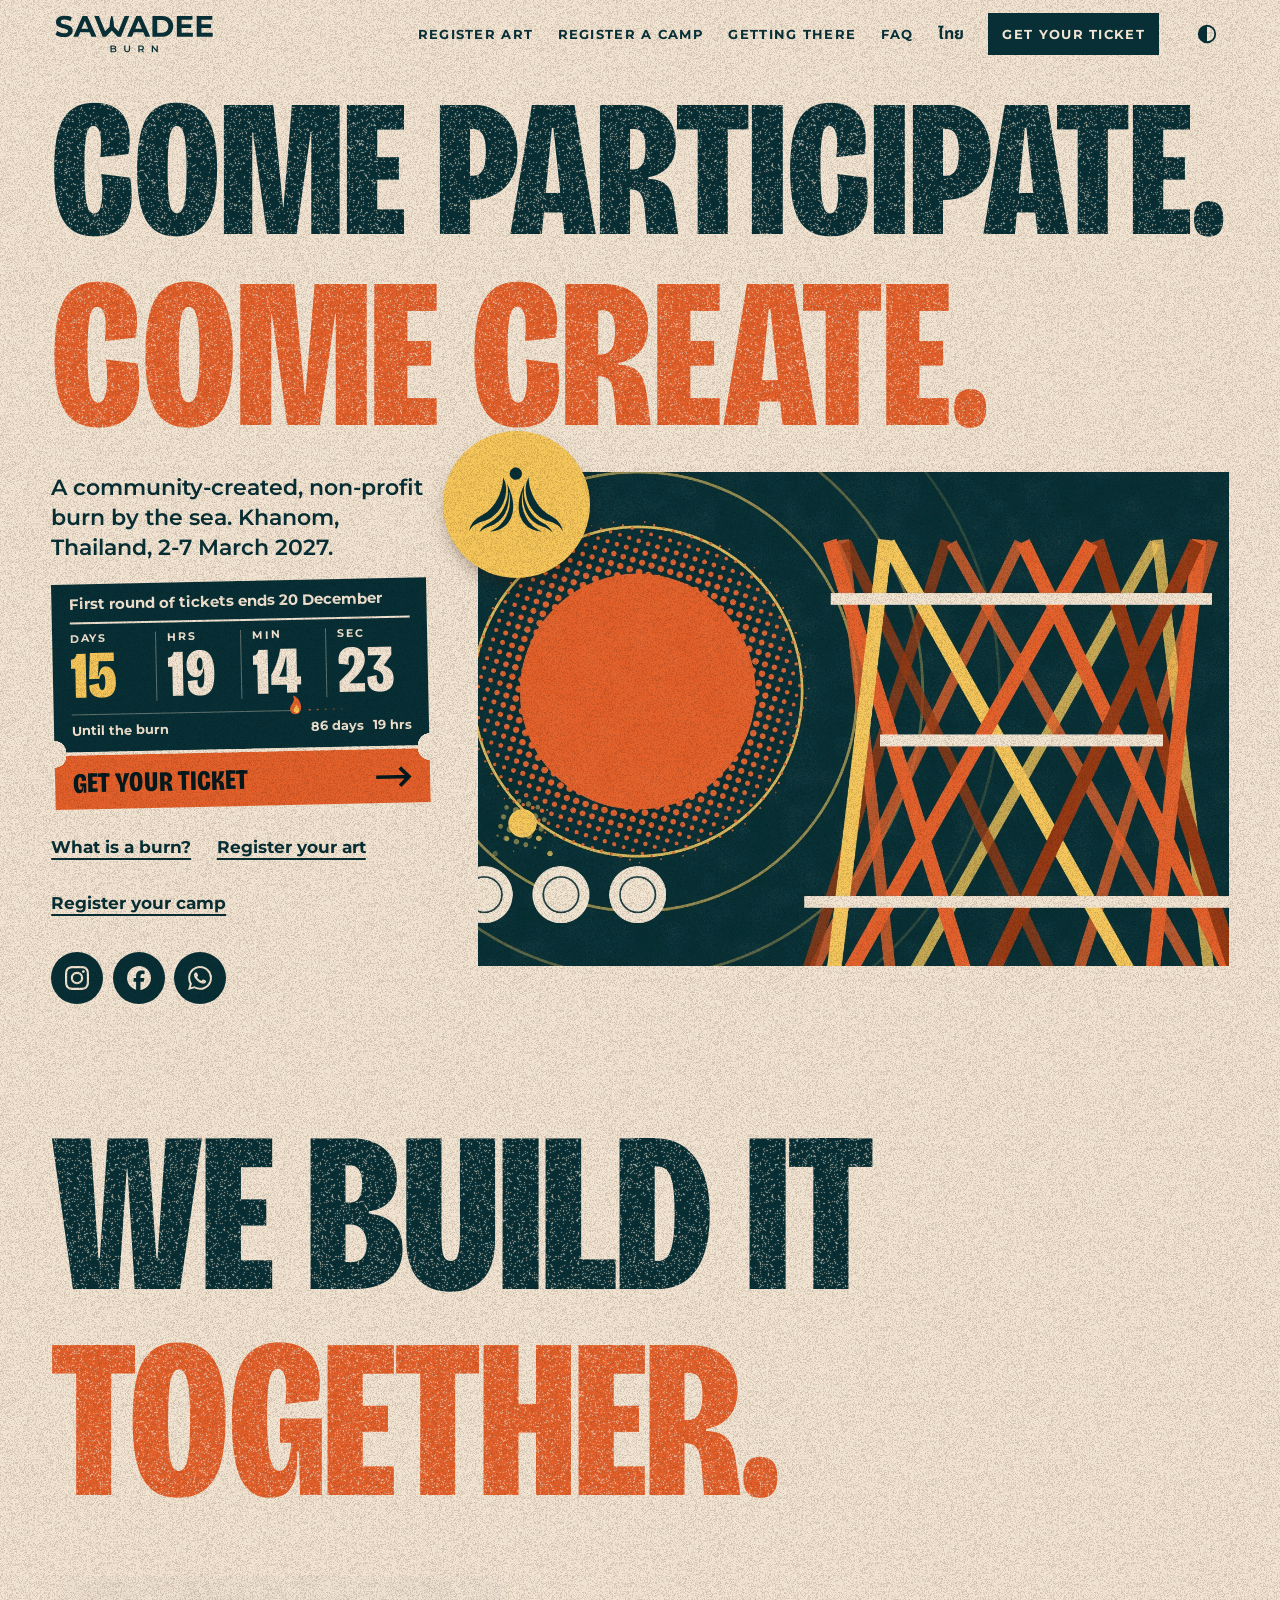
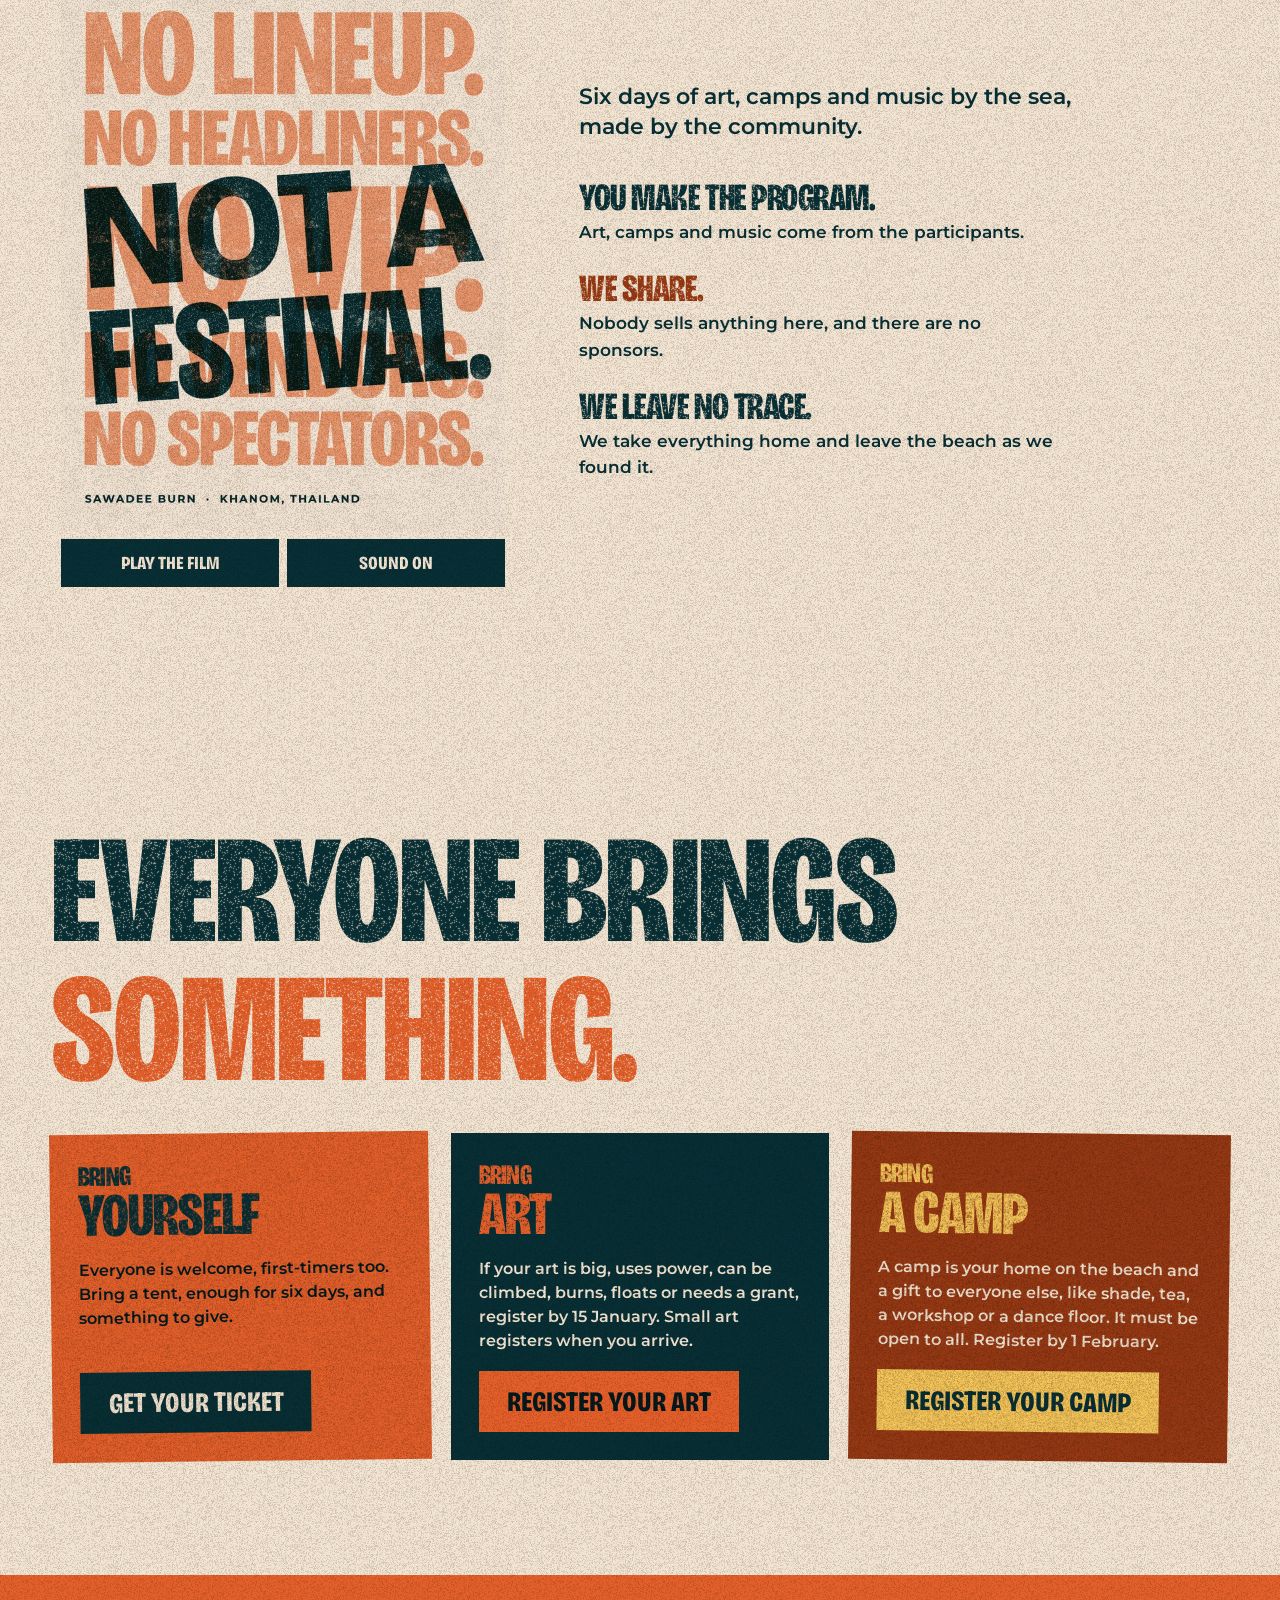
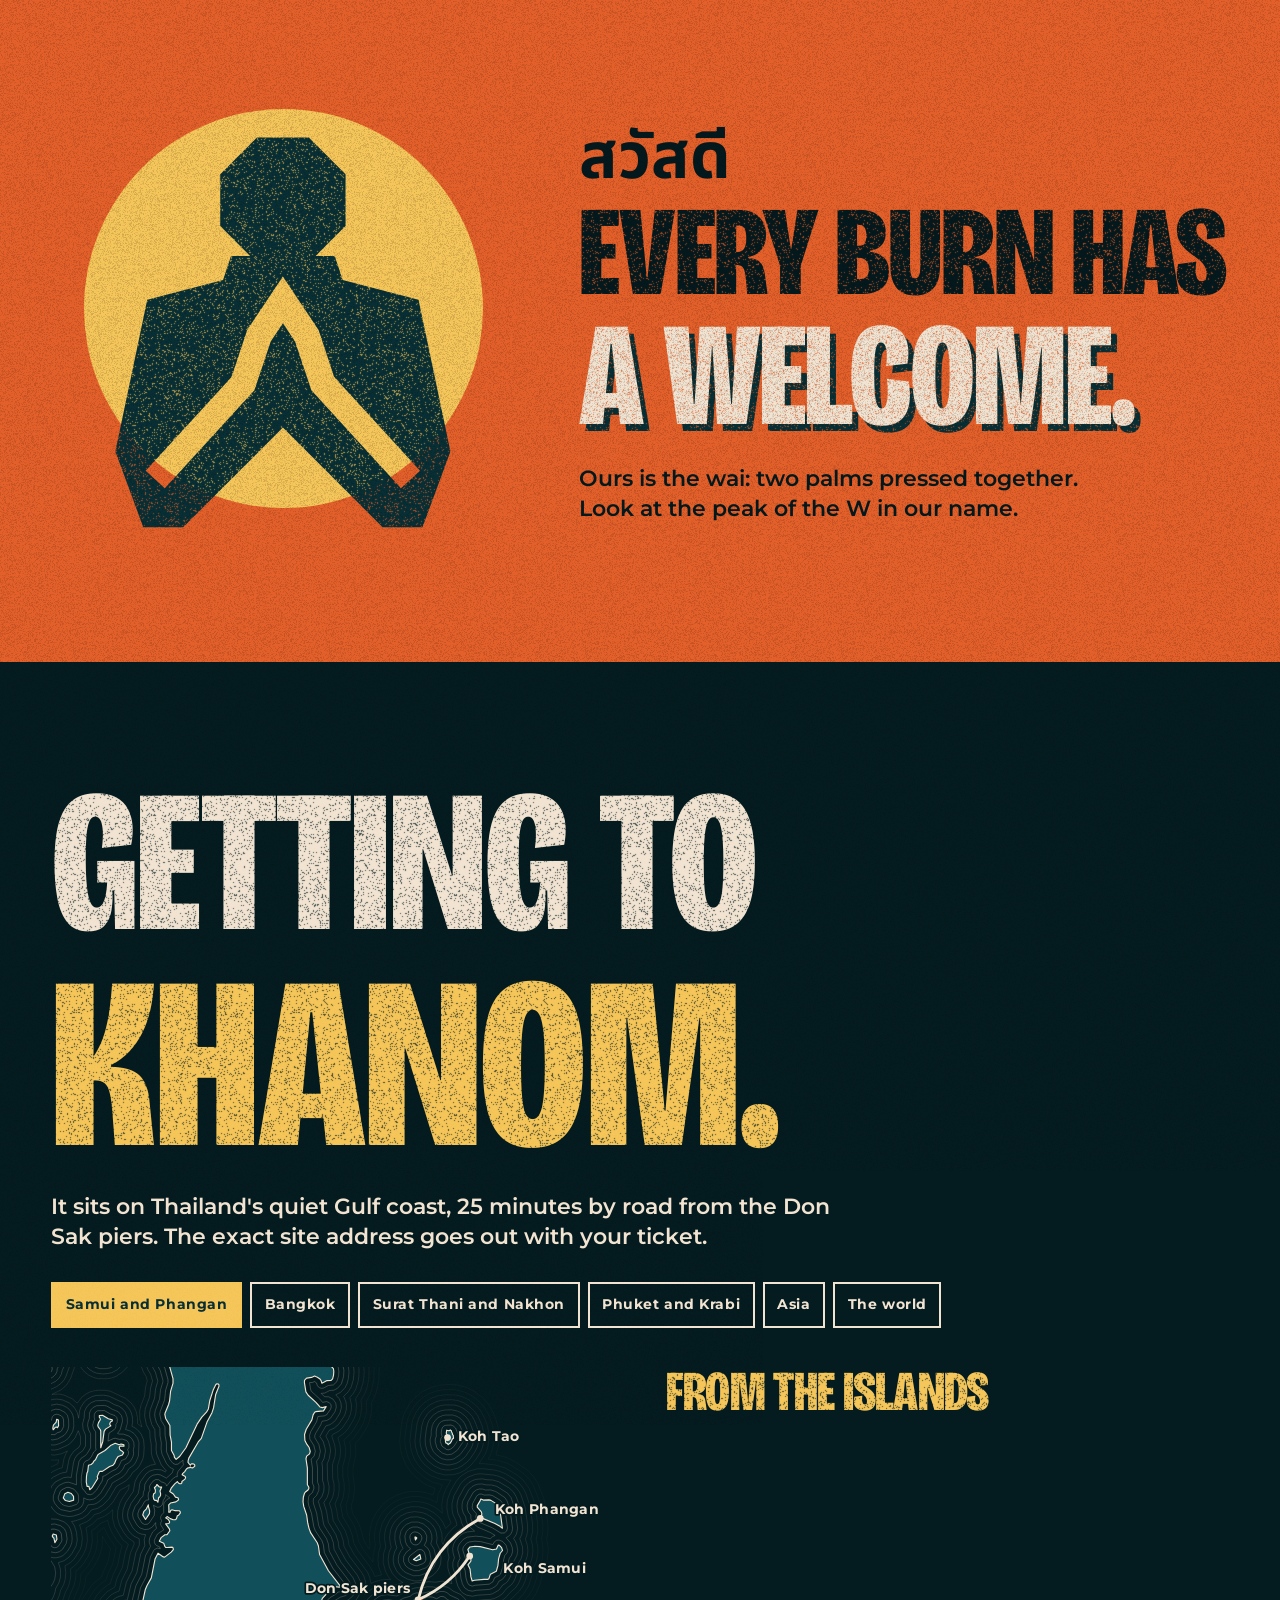
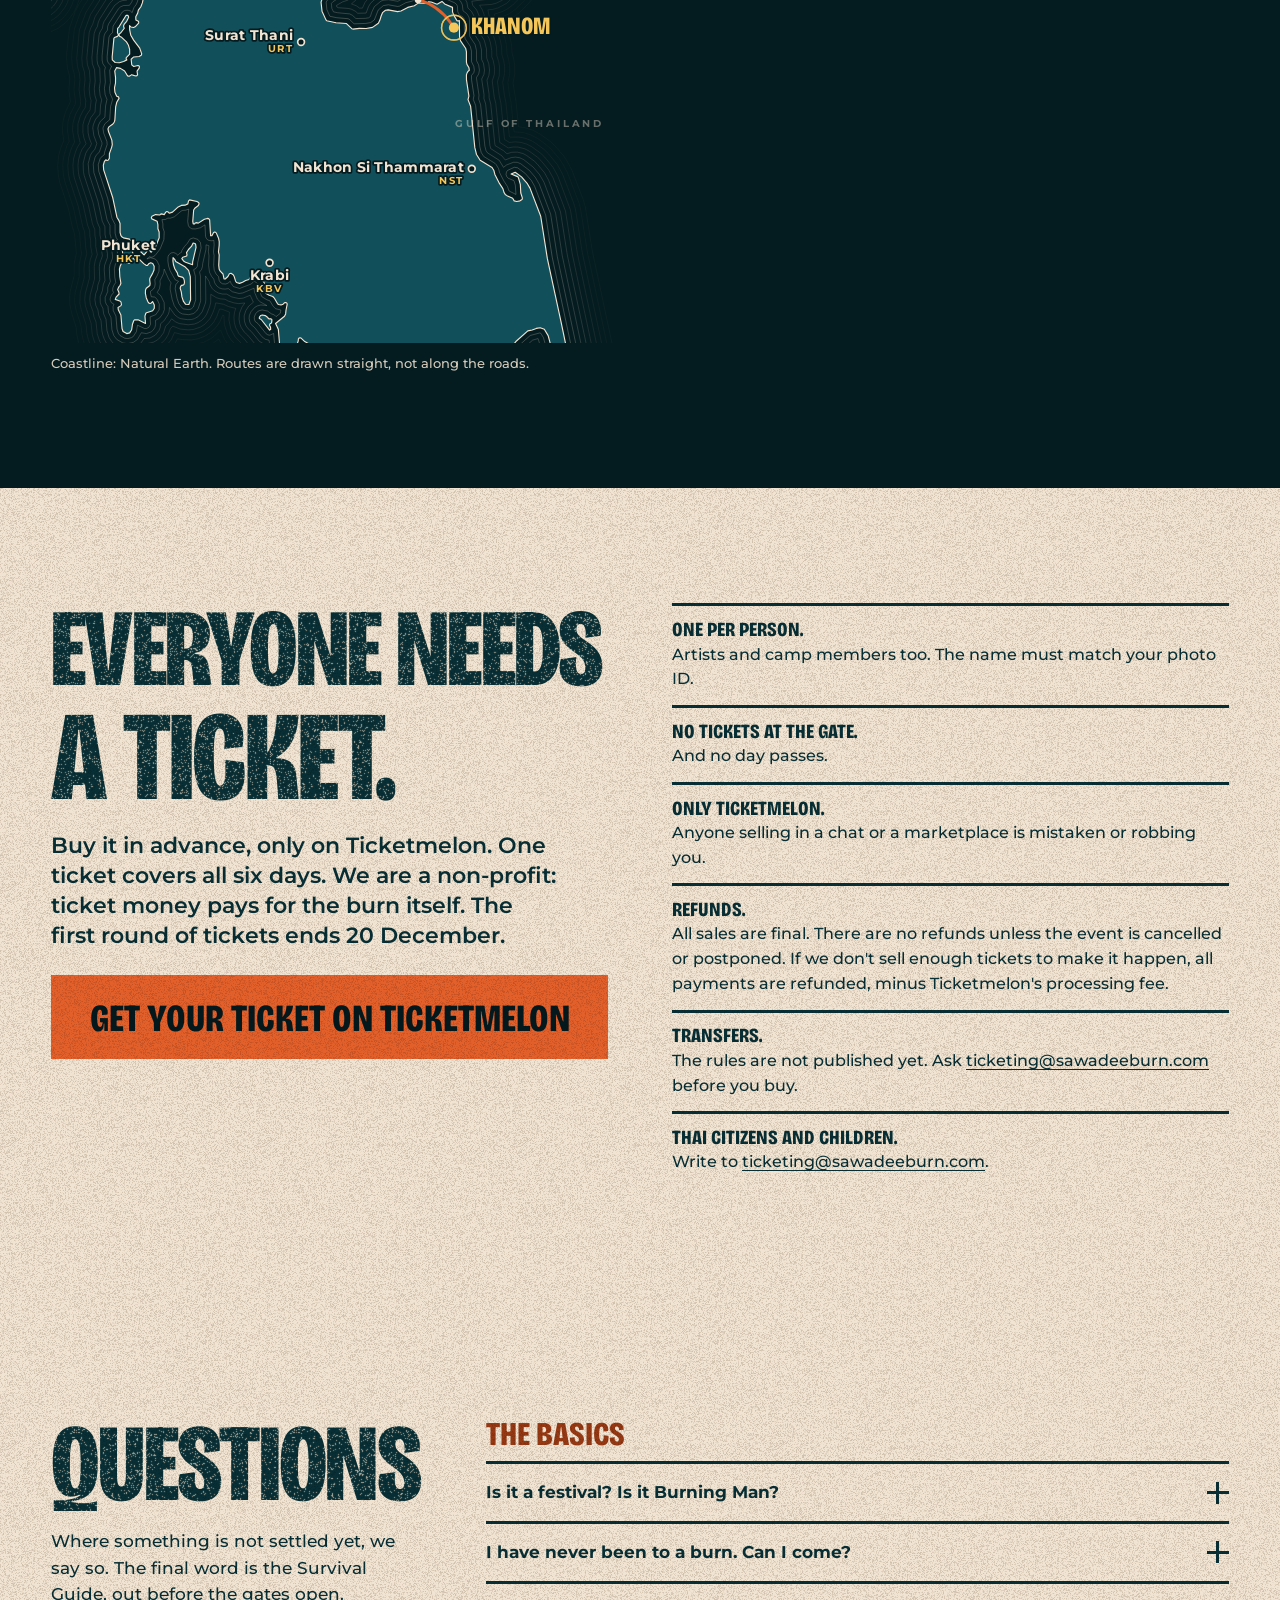
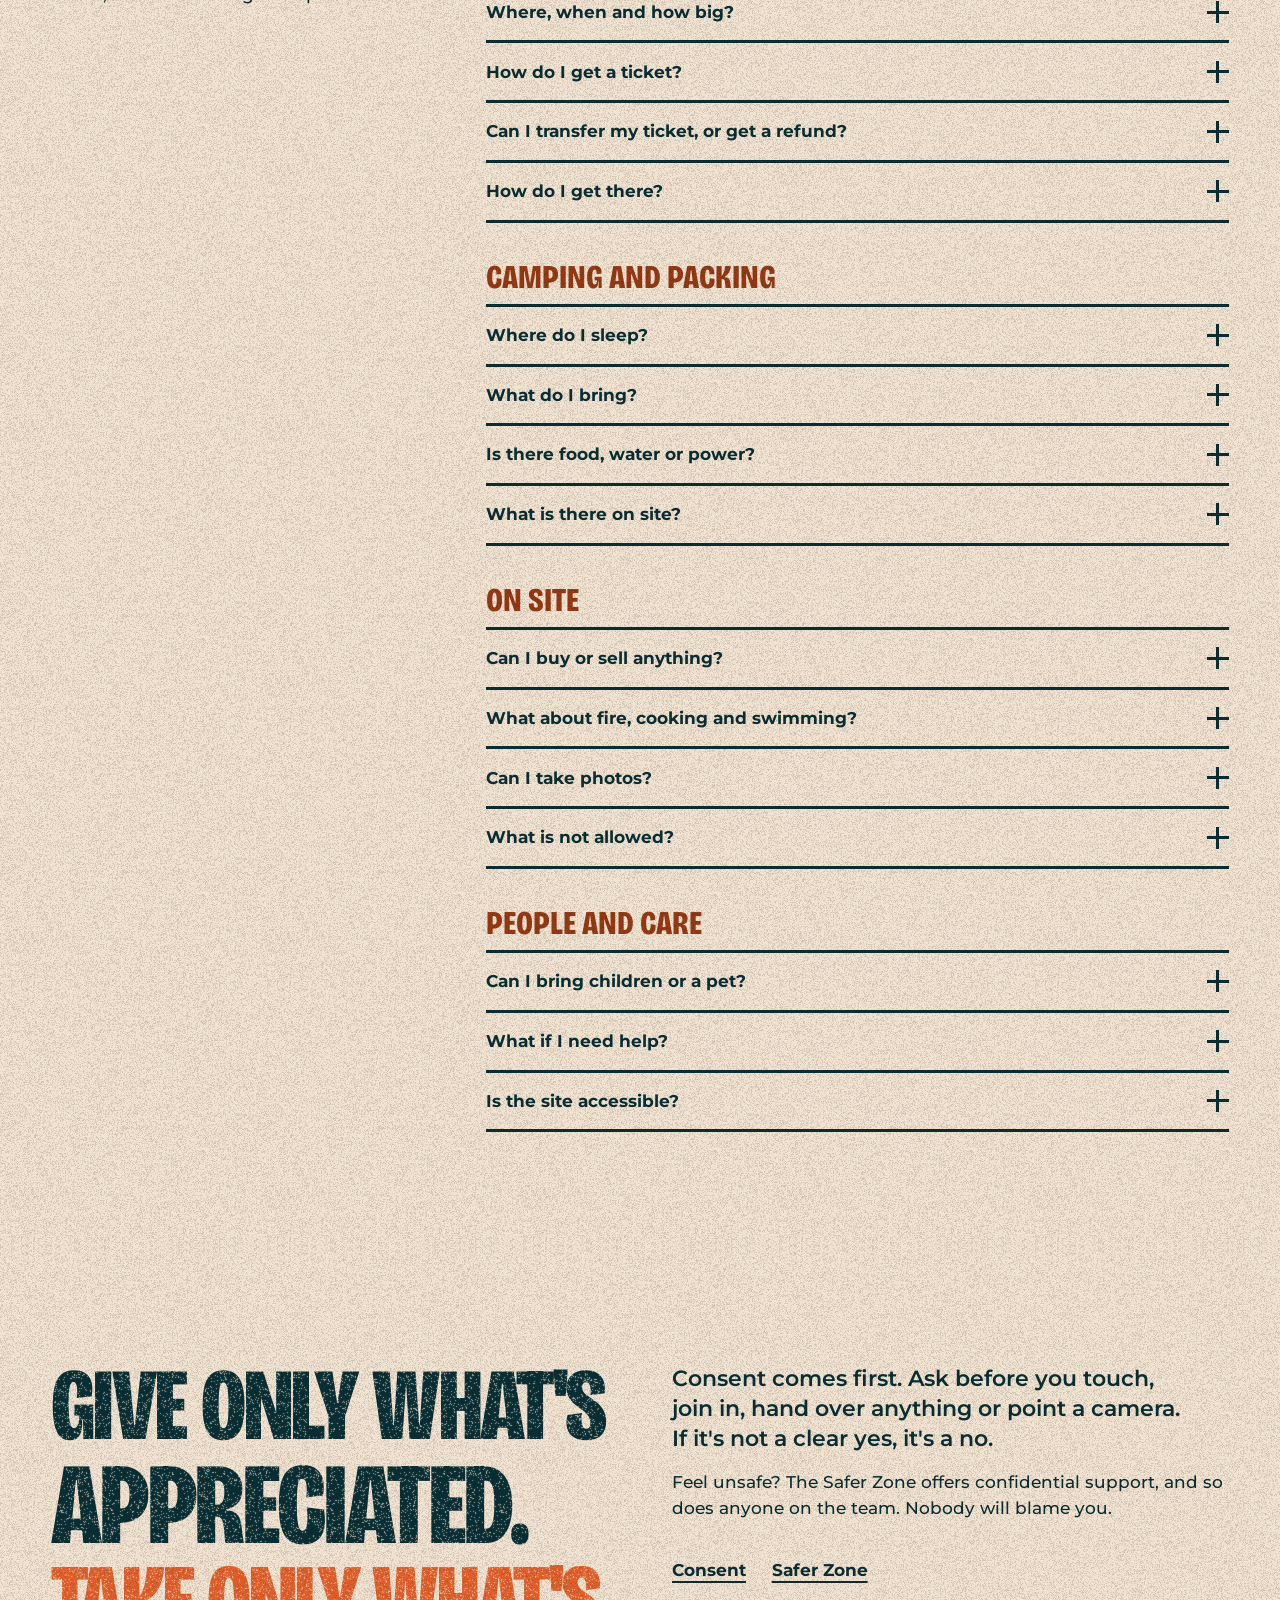
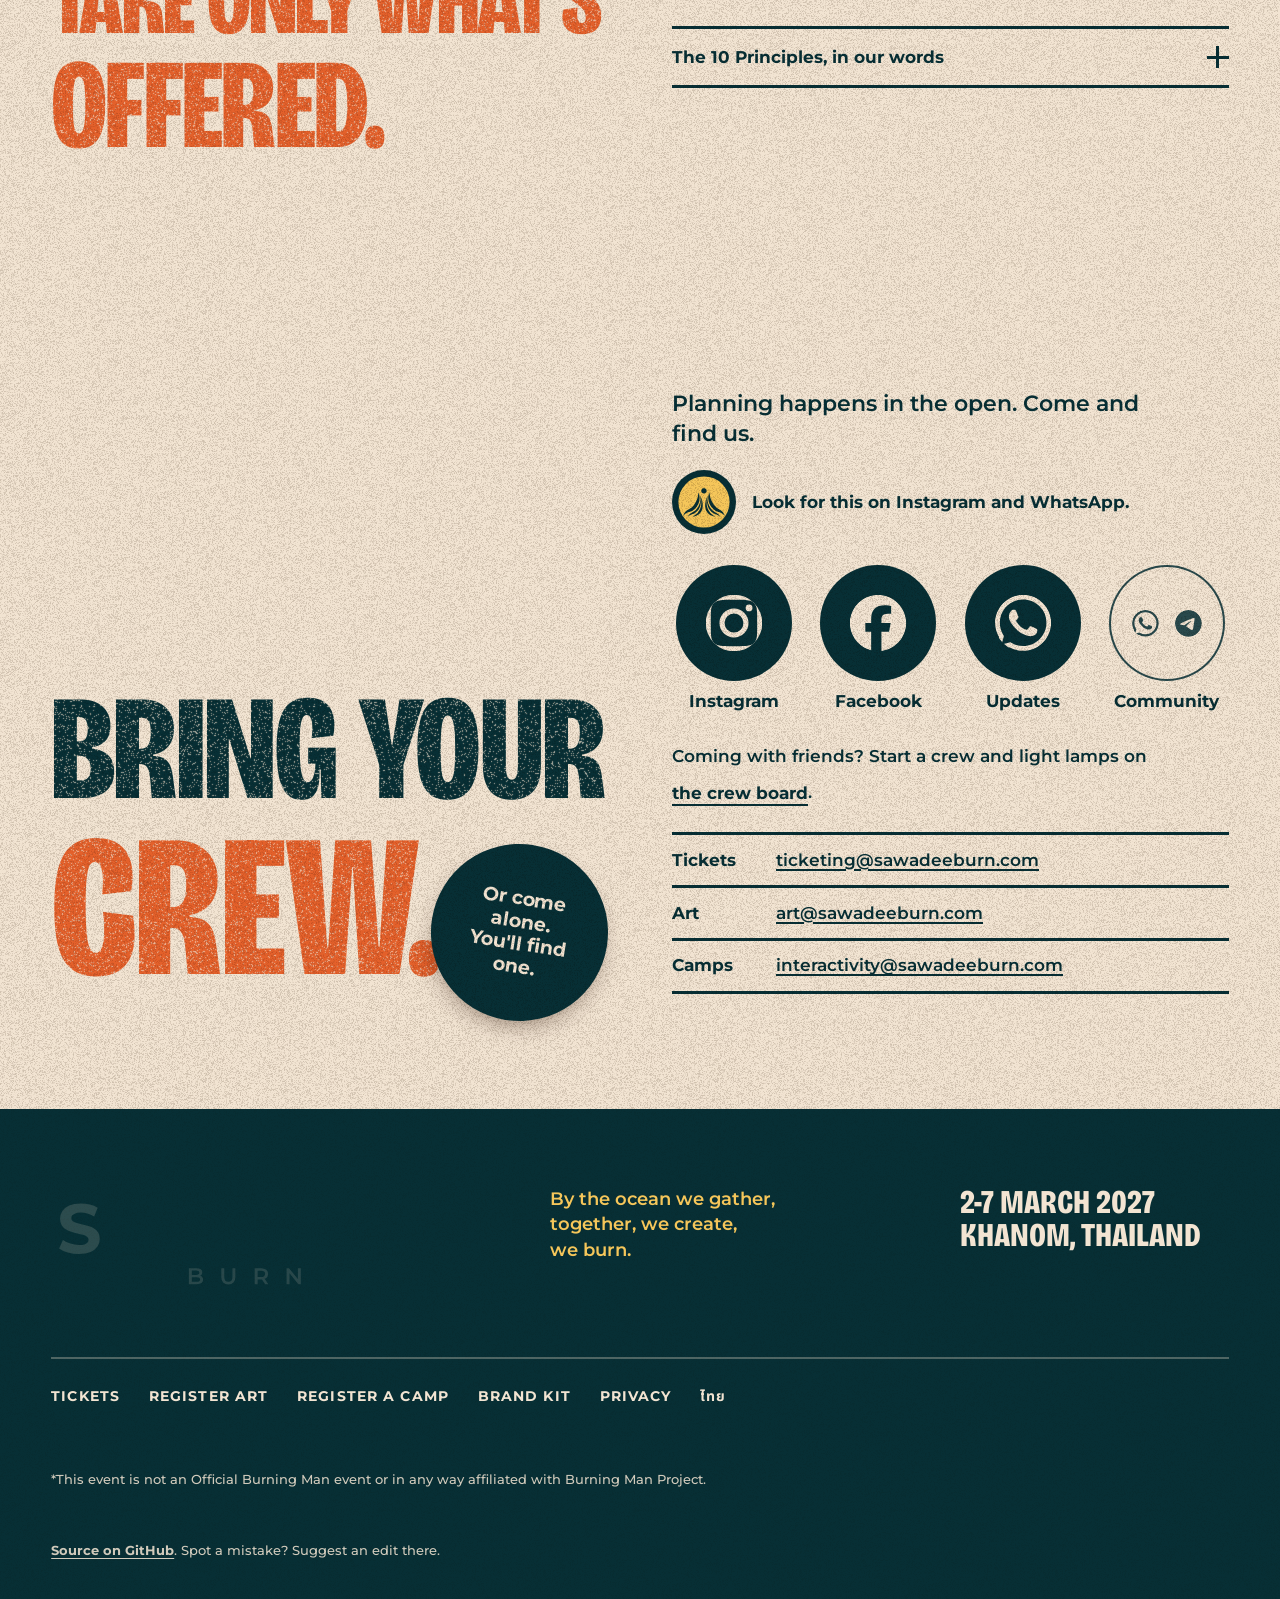
<file: public/index.html>
<!doctype html>
<html lang="en">
<head>
<meta charset="utf-8">
<meta name="viewport" content="width=device-width,initial-scale=1">
<meta name="robots" content="noindex">
<title>SaWadee Burn · 2-7 March 2027 · Khanom, Thailand</title>
<meta name="description" content="A community-created, non-profit burn by the sea. 2-7 March 2027, Khanom, Thailand. Come participate. Come create.">
<meta property="og:title" content="SaWadee Burn · 2-7 March 2027 · Khanom, Thailand">
<meta property="og:description" content="A community-created, non-profit burn by the sea. Come participate. Come create.">
<meta property="og:image" content="https://sawadee-burn-site.pages.dev/assets/img/share.jpg?v=v3b">
<meta property="og:image:width" content="1200">
<meta property="og:image:height" content="630">
<meta property="og:image:alt" content="SaWadee Burn: Come participate. Come create. Khanom, Thailand.">
<meta property="og:url" content="https://sawadee-burn-site.pages.dev/">
<meta property="og:site_name" content="SaWadee Burn">
<meta property="og:type" content="website">
<meta name="twitter:card" content="summary_large_image">
<meta name="theme-color" content="#F2E4D2" media="(prefers-color-scheme: light)">
<meta name="theme-color" content="#041B1F" media="(prefers-color-scheme: dark)">
<link rel="icon" href="favicon.svg" type="image/svg+xml">
<link rel="preload" href="assets/fonts/bricolage.woff2" as="font" type="font/woff2" crossorigin>
<link rel="preload" href="assets/fonts/montserrat.woff2" as="font" type="font/woff2" crossorigin>
<link rel="stylesheet" href="assets/site.css?v=1795831158">
<script>(function(){try{var t=localStorage.getItem('sb-theme');if(t)document.documentElement.dataset.theme=t}catch(e){}document.documentElement.classList.add('js')})()</script>
</head>
<body>
<a class="skip" href="#main">Skip to the content</a>

<header class="nav" id="top">
  <a class="nav-logo" href="#top" aria-label="SaWadee Burn, home"><svg class="logo" viewBox="-23 -159 1029 284" role="img" aria-label="SaWadee Burn"><path class="l-saw" fill="currentColor" d="M57.24 2.19Q41.87 2.19 27.79 -1.92Q13.71 -6.03 5.12 -12.62L15.18 -34.93Q23.41 -29.07 34.65 -25.33Q45.9 -21.58 57.42 -21.58Q66.2 -21.58 71.59 -23.31Q76.98 -25.05 79.54 -28.16Q82.1 -31.27 82.1 -35.29Q82.1 -40.41 78.08 -43.43Q74.06 -46.45 67.48 -48.37Q60.89 -50.29 52.94 -52.02Q44.98 -53.76 37.03 -56.32Q29.07 -58.88 22.49 -62.9Q15.91 -66.93 11.79 -73.51Q7.68 -80.09 7.68 -90.33Q7.68 -101.3 13.62 -110.36Q19.57 -119.41 31.54 -124.8Q43.52 -130.2 61.62 -130.2Q73.69 -130.2 85.4 -127.36Q97.1 -124.53 106.06 -118.86L96.92 -96.37Q87.96 -101.49 79 -103.96Q70.04 -106.42 61.44 -106.42Q52.85 -106.42 47.36 -104.41Q41.87 -102.4 39.5 -99.2Q37.12 -96 37.12 -91.8Q37.12 -86.86 41.14 -83.84Q45.17 -80.82 51.75 -79Q58.33 -77.17 66.29 -75.34Q74.24 -73.51 82.2 -71.13Q90.15 -68.76 96.73 -64.73Q103.32 -60.71 107.43 -54.13Q111.54 -47.54 111.54 -37.49Q111.54 -26.7 105.51 -17.74Q99.48 -8.78 87.5 -3.29Q75.52 2.19 57.24 2.19ZM115.02 0 172.07 -128H201.33L258.56 0H227.48L180.67 -113.01H192.37L145.37 0ZM143.55 -27.43 151.41 -49.92H217.24L225.28 -27.43Z M447.31 0 504.36 -128H533.62L590.86 0H559.77L512.96 -113.01H524.66L477.67 0ZM475.84 -27.43 483.7 -49.92H549.53L557.58 -27.43ZM604.21 0V-128H662.36Q683.2 -128 699.11 -120.05Q715.02 -112.09 723.98 -97.83Q732.94 -83.57 732.94 -64Q732.94 -44.62 723.98 -30.26Q715.02 -15.91 699.11 -7.95Q683.2 0 662.36 0ZM633.83 -24.32H660.89Q673.69 -24.32 683.11 -29.17Q692.53 -34.01 697.74 -42.97Q702.95 -51.93 702.95 -64Q702.95 -76.25 697.74 -85.12Q692.53 -93.99 683.11 -98.84Q673.69 -103.68 660.89 -103.68H633.83ZM755.25 0V-128H851.98V-104.23H784.69V-23.77H854.36V0ZM782.49 -53.4V-76.44H844.12V-53.4ZM877.95 0V-128H974.68V-104.23H907.39V-23.77H977.06V0ZM905.19 -53.4V-76.44H966.82V-53.4Z"/><path class="l-w" fill="currentColor" fill-rule="evenodd" d="M389.1 0 409.68 0 461.31 -128 432.56 -128 394.31 -33.16 366.58 -62.21 366.46 -65.02 366.33 -67.8 366.17 -70.57 365.99 -73.31 365.8 -76.02 365.58 -78.71 365.34 -81.37 365.09 -84 364.81 -86.59 364.52 -89.16 364.21 -91.69 363.88 -94.18 363.53 -96.64 363.16 -99.05 362.77 -101.43 362.37 -103.76 361.95 -106.05 361.5 -108.3 361.05 -110.5 360.57 -112.66 360.08 -114.76 359.56 -116.81 359.04 -118.82 358.49 -120.77 357.93 -122.66 357.35 -124.5 356.75 -126.28 356.14 -128 349.74 -128 349.12 -126.28 348.53 -124.5 347.95 -122.66 347.39 -120.77 346.84 -118.82 346.31 -116.81 345.8 -114.76 345.31 -112.66 344.83 -110.5 344.37 -108.3 343.93 -106.05 343.51 -103.76 343.1 -101.43 342.72 -99.05 342.35 -96.64 342 -94.18 341.67 -91.69 341.36 -89.16 341.06 -86.59 340.79 -84 340.53 -81.37 340.3 -78.71 340.08 -76.02 339.88 -73.31 339.71 -70.57 339.55 -67.8 339.41 -65.02 339.3 -62.21 311.57 -33.16 273.31 -128 244.56 -128 296.19 0 316.78 0 352.94 -37.89Z"/><path class="l-burn" fill="currentColor" d="M344.6 96V54H364.28Q371.84 54 375.8 56.97Q379.76 59.94 379.76 64.92Q379.76 68.28 378.2 70.65Q376.64 73.02 374.03 74.31Q371.42 75.6 368.36 75.6L369.44 73.44Q372.98 73.44 375.8 74.73Q378.62 76.02 380.27 78.48Q381.92 80.94 381.92 84.6Q381.92 90 377.78 93Q373.64 96 365.48 96ZM352.4 89.88H365Q369.38 89.88 371.72 88.44Q374.06 87 374.06 83.82Q374.06 80.7 371.72 79.23Q369.38 77.76 365 77.76H351.8V71.7H363.44Q367.52 71.7 369.71 70.26Q371.9 68.82 371.9 65.94Q371.9 63 369.71 61.56Q367.52 60.12 363.44 60.12H352.4ZM447.92 96.6Q439.28 96.6 434.39 91.74Q429.5 86.88 429.5 77.7V54H437.3V77.4Q437.3 83.88 440.09 86.82Q442.88 89.76 447.98 89.76Q453.08 89.76 455.84 86.82Q458.6 83.88 458.6 77.4V54H466.28V77.7Q466.28 86.88 461.39 91.74Q456.5 96.6 447.92 96.6ZM516.8 96V54H534.02Q542.42 54 547.19 57.96Q551.96 61.92 551.96 68.94Q551.96 73.56 549.8 76.89Q547.64 80.22 543.65 81.99Q539.66 83.76 534.08 83.76H521.12L524.6 80.22V96ZM544.28 96 533.66 80.76H542L552.68 96ZM524.6 81.06 521.12 77.34H533.72Q538.88 77.34 541.49 75.12Q544.1 72.9 544.1 68.94Q544.1 64.92 541.49 62.76Q538.88 60.6 533.72 60.6H521.12L524.6 56.76ZM600.26 96V54H606.68L633.02 86.34H629.84V54H637.58V96H631.16L604.82 63.66H608V96Z"/></svg></a>
  <nav class="nav-links" id="menu" aria-label="Main">
    <a class="nl-x" href="#burn">What is a burn</a>
    <a href="https://www.sawadeeburn.com/art" rel="noopener">Register art</a>
    <a href="https://www.sawadeeburn.com/camps" rel="noopener">Register a camp</a>
    <a href="#getting-there">Getting there</a>
    <a href="#faq">FAQ</a>
    <a class="th" lang="th" href="https://www.sawadeeburn.com/th/" title="Thai version on sawadeeburn.com">ไทย</a>
    <a class="nav-cta" href="https://www.ticketmelon.com/MarkusHouse/SawadeeBurn2027?aff1=site" rel="noopener">Get your ticket</a>
  </nav>
  <button class="theme" type="button" id="theme" aria-label="Switch between day and night print">
    <svg viewBox="0 0 24 24" aria-hidden="true"><circle cx="12" cy="12" r="9" fill="none" stroke="currentColor" stroke-width="2"/><path d="M12 3a9 9 0 0 0 0 18z" fill="currentColor"/></svg>
  </button>
  <button class="menu-btn" type="button" id="menu-btn" aria-expanded="false" aria-controls="menu">Menu</button>
</header>

<main id="main">

<!-- ============ HERO: the one print on the page ============ -->
<section class="hero f-paper" aria-labelledby="h-hero">
  <div class="wrap">
    <h1 class="big hero-h" id="h-hero">
      <span class="fit plate p1">Come participate.</span>
      <span class="fit plate p2" data-w=".8">Come create.</span>
    </h1>
    <div class="hero-row">
      <div class="hero-copy">
        <p class="lede">A community-created, non-profit burn by the sea. Khanom, Thailand, 2-7 March 2027.</p>
        <div class="count tkt" aria-label="Countdowns">
          <div class="tkt-body">
            <p class="cd" data-from="2026-11-27T00:00:00+07:00" data-to="2026-12-20T23:59:59+07:00"><span class="cd-l">First round of tickets ends 20 December</span><span class="cd-n" aria-hidden="true"></span></p>
            <p class="cd" data-to="2027-03-02T00:00:00+07:00"><span class="cd-l">Until the burn</span><span class="cd-n" aria-hidden="true"></span><span class="fuse" aria-hidden="true" hidden><svg viewBox="0 0 20 28"><path class="fl-o" d="M10 27.5C4.6 27.5 1.6 23.6 2.2 18.9 2.8 14.300 7 12.200 7.600 7.300 7.900 4.700 7.300 2.400 6.300.5 12.500 2.700 17.800 9.600 17.800 17.700 17.800 23.400 14.700 27.500 10 27.500Z"/><path class="fl-i" d="M10.4 26.500C7.500 26.500 5.900 24.300 6.400 21.700 6.900 19.300 9.100 18.100 9.600 15 12.300 16.800 14 19.400 13.900 22.200 13.800 24.800 12.500 26.500 10.400 26.500Z"/></svg></span></p>
          </div>
          <a class="tkt-stub" href="https://www.ticketmelon.com/MarkusHouse/SawadeeBurn2027?aff1=site" rel="noopener">Get your ticket<svg viewBox="0 0 40 24" aria-hidden="true"><path d="M0 12h36M26 2l10 10-10 10" fill="none" stroke="currentColor" stroke-width="4"/></svg></a>
        </div>
        <p class="hero-actions">
          <a class="link" href="#burn">What is a burn?</a>
          <a class="link" href="https://www.sawadeeburn.com/art" rel="noopener">Register your art</a>
          <a class="link" href="https://www.sawadeeburn.com/camps" rel="noopener">Register your camp</a>
        </p>
        <ul class="social s-row"><li><a class="soc soc-instagram" href="https://www.instagram.com/sawadee.burn/" rel="noopener" aria-label="SaWadee Burn on Instagram"><svg viewBox="0 0 24 24" aria-hidden="true"><path fill="currentColor" d="M7.0301.084c-1.2768.0602-2.1487.264-2.911.5634-.7888.3075-1.4575.72-2.1228 1.3877-.6652.6677-1.075 1.3368-1.3802 2.127-.2954.7638-.4956 1.6365-.552 2.914-.0564 1.2775-.0689 1.6882-.0626 4.947.0062 3.2586.0206 3.6671.0825 4.9473.061 1.2765.264 2.1482.5635 2.9107.308.7889.72 1.4573 1.388 2.1228.6679.6655 1.3365 1.0743 2.1285 1.38.7632.295 1.6361.4961 2.9134.552 1.2773.056 1.6884.069 4.9462.0627 3.2578-.0062 3.668-.0207 4.9478-.0814 1.28-.0607 2.147-.2652 2.9098-.5633.7889-.3086 1.4578-.72 2.1228-1.3881.665-.6682 1.0745-1.3378 1.3795-2.1284.2957-.7632.4966-1.636.552-2.9124.056-1.2809.0692-1.6898.063-4.948-.0063-3.2583-.021-3.6668-.0817-4.9465-.0607-1.2797-.264-2.1487-.5633-2.9117-.3084-.7889-.72-1.4568-1.3876-2.1228C21.2982 1.33 20.628.9208 19.8378.6165 19.074.321 18.2017.1197 16.9244.0645 15.6471.0093 15.236-.005 11.977.0014 8.718.0076 8.31.0215 7.0301.0839m.1402 21.6932c-1.17-.0509-1.8053-.2453-2.2287-.408-.5606-.216-.96-.4771-1.3819-.895-.422-.4178-.6811-.8186-.9-1.378-.1644-.4234-.3624-1.058-.4171-2.228-.0595-1.2645-.072-1.6442-.079-4.848-.007-3.2037.0053-3.583.0607-4.848.05-1.169.2456-1.805.408-2.2282.216-.5613.4762-.96.895-1.3816.4188-.4217.8184-.6814 1.3783-.9003.423-.1651 1.0575-.3614 2.227-.4171 1.2655-.06 1.6447-.072 4.848-.079 3.2033-.007 3.5835.005 4.8495.0608 1.169.0508 1.8053.2445 2.228.408.5608.216.96.4754 1.3816.895.4217.4194.6816.8176.9005 1.3787.1653.4217.3617 1.056.4169 2.2263.0602 1.2655.0739 1.645.0796 4.848.0058 3.203-.0055 3.5834-.061 4.848-.051 1.17-.245 1.8055-.408 2.2294-.216.5604-.4763.96-.8954 1.3814-.419.4215-.8181.6811-1.3783.9-.4224.1649-1.0577.3617-2.2262.4174-1.2656.0595-1.6448.072-4.8493.079-3.2045.007-3.5825-.006-4.848-.0608M16.953 5.5864A1.44 1.44 0 1 0 18.39 4.144a1.44 1.44 0 0 0-1.437 1.4424M5.8385 12.012c.0067 3.4032 2.7706 6.1557 6.173 6.1493 3.4026-.0065 6.157-2.7701 6.1506-6.1733-.0065-3.4032-2.771-6.1565-6.174-6.1498-3.403.0067-6.156 2.771-6.1496 6.1738M8 12.0077a4 4 0 1 1 4.008 3.9921A3.9996 3.9996 0 0 1 8 12.0077"/></svg><span>Instagram</span></a></li><li><a class="soc soc-facebook" href="https://www.facebook.com/share/g/19vpA2Yy2N/" rel="noopener" aria-label="The SaWadee Burn Facebook group"><svg viewBox="0 0 24 24" aria-hidden="true"><path fill="currentColor" d="M9.101 23.691v-7.98H6.627v-3.667h2.474v-1.58c0-4.085 1.848-5.978 5.858-5.978.401 0 .955.042 1.468.103a8.68 8.68 0 0 1 1.141.195v3.325a8.623 8.623 0 0 0-.653-.036 26.805 26.805 0 0 0-.733-.009c-.707 0-1.259.096-1.675.309a1.686 1.686 0 0 0-.679.622c-.258.42-.374.995-.374 1.752v1.297h3.919l-.386 2.103-.287 1.564h-3.246v8.245C19.396 23.238 24 18.179 24 12.044c0-6.627-5.373-12-12-12s-12 5.373-12 12c0 5.628 3.874 10.35 9.101 11.647Z"/></svg><span>Facebook</span></a></li><li><a class="soc soc-whatsapp" href="https://chat.whatsapp.com/DsnkBWqcZJBJFKlb3BZ7hG" rel="noopener" aria-label="WhatsApp updates group"><svg viewBox="0 0 24 24" aria-hidden="true"><path fill="currentColor" d="M17.472 14.382c-.297-.149-1.758-.867-2.03-.967-.273-.099-.471-.148-.67.15-.197.297-.767.966-.94 1.164-.173.199-.347.223-.644.075-.297-.15-1.255-.463-2.39-1.475-.883-.788-1.48-1.761-1.653-2.059-.173-.297-.018-.458.13-.606.134-.133.298-.347.446-.52.149-.174.198-.298.298-.497.099-.198.05-.371-.025-.52-.075-.149-.669-1.612-.916-2.207-.242-.579-.487-.5-.669-.51-.173-.008-.371-.01-.57-.01-.198 0-.52.074-.792.372-.272.297-1.04 1.016-1.04 2.479 0 1.462 1.065 2.875 1.213 3.074.149.198 2.096 3.2 5.077 4.487.709.306 1.262.489 1.694.625.712.227 1.36.195 1.871.118.571-.085 1.758-.719 2.006-1.413.248-.694.248-1.289.173-1.413-.074-.124-.272-.198-.57-.347m-5.421 7.403h-.004a9.87 9.87 0 01-5.031-1.378l-.361-.214-3.741.982.998-3.648-.235-.374a9.86 9.86 0 01-1.51-5.26c.001-5.45 4.436-9.884 9.888-9.884 2.64 0 5.122 1.03 6.988 2.898a9.825 9.825 0 012.893 6.994c-.003 5.45-4.437 9.884-9.885 9.884m8.413-18.297A11.815 11.815 0 0012.05 0C5.495 0 .16 5.335.157 11.892c0 2.096.547 4.142 1.588 5.945L.057 24l6.305-1.654a11.882 11.882 0 005.683 1.448h.005c6.554 0 11.89-5.335 11.893-11.893a11.821 11.821 0 00-3.48-8.413Z"/></svg><span>Updates</span></a></li></ul>
      </div>
      <figure class="print hero-print">
        <img src="assets/img/build.webp?v=naf2" width="1600" height="900" alt="Two-ink print: an orange drum disc sending out rings beside a tower of crossed timber bars, three bowls and a small gift." fetchpriority="high">
        <span class="stk stk-gold s-hero stk-sym" role="img" aria-label="The SaWadee Burn symbol"><i></i></span>
      </figure>
    </div>
  </div>
</section>

<!-- ============ WHAT A BURN IS ============ -->
<section class="burn f-paper" id="burn" aria-labelledby="h-burn">
  <div class="wrap">
    <h2 class="big" id="h-burn"><span class="fit" data-w=".7">We build it</span><span class="fit ink-tang" data-w=".62">together.</span></h2>
    <div class="burn-grid">
      <div class="player">
        <video id="teaser" playsinline muted loop preload="none" poster="assets/video/film-poster.webp?v=naf2" width="720" height="900" aria-label="33 second type film: No lineup. No headliners. No VIP. Not a festival. We build it together, we make music, we play, we share, then we burn it together and leave no trace.">
          <source src="assets/video/film.mp4?v=naf2" type="video/mp4">
        </video>
        <div class="player-bar">
          <button type="button" class="pbtn" id="v-play" aria-pressed="false">Play the film</button>
          <button type="button" class="pbtn" id="v-sound" aria-pressed="false">Sound on</button>
        </div>
      </div>
      <div class="burn-copy">
      <p class="lede">Six days of art, camps and music by the sea, made by the community.</p>
      <ul class="claims">
        <li><b class="big">You make the program.</b><span>Art, camps and music come from the participants.</span></li>
        <li><b class="big">We share.</b><span>Nobody sells anything here, and there are no sponsors.</span></li>
        <li><b class="big">We leave no trace.</b><span>We take everything home and leave the beach as we found it.</span></li>
      </ul>
      </div>
    </div>
  </div>
</section>

<!-- ============ THREE DOORS: colour, no pictures ============ -->
<section class="doors f-paper" id="doors" aria-labelledby="h-doors">
  <div class="wrap">
    <h2 class="big" id="h-doors"><span class="fit" data-w=".72">Everyone brings</span><span class="fit ink-tang" data-w=".5">something.</span></h2>
    <div class="door-grid">
      <article class="door f-tang" id="door-you">
        <h3 class="big"><small>Bring</small> yourself</h3>
        <p>Everyone is welcome, first-timers too. Bring a tent, enough for six days, and something to give.</p>
        <a class="btn btn-sea" href="https://www.ticketmelon.com/MarkusHouse/SawadeeBurn2027?aff1=site" rel="noopener">Get your ticket</a>
      </article>
      <article class="door f-sea" id="door-art">
        <h3 class="big"><small>Bring</small> art</h3>
        <p>If your art is big, uses power, can be climbed, burns, floats or needs a grant, register by 15 January. Small art registers when you arrive.</p>
        <a class="btn" href="https://www.sawadeeburn.com/art" rel="noopener">Register your art</a>
      </article>
      <article class="door f-rust" id="door-camp">
        <h3 class="big"><small>Bring</small> a camp</h3>
        <p>A camp is your home on the beach and a gift to everyone else, like shade, tea, a workshop or a dance floor. It must be open to all. Register by 1 February.</p>
        <a class="btn btn-gold" href="https://www.sawadeeburn.com/camps" rel="noopener">Register your camp</a>
      </article>
    </div>
  </div>
</section>

<!-- ============ THE WELCOME: the one loud band ============ -->
<section class="welcome f-tang" id="welcome" aria-labelledby="h-welcome">
  <div class="wrap welcome-grid">
    <div class="greeter" aria-hidden="true">
      <i class="disc"></i>
      <svg class="greeter-fig" viewBox="20 10 200 220"><path fill="currentColor" fill-rule="evenodd" d="M152.15 38.83 133.32 20 106.68 20 87.85 38.83 87.85 65.47 103.19 80.81 93.39 80.81 89.3 93.09 50.4 103.32 34.03 181.11 48.36 220 68.83 220 120 168.83 171.17 220 191.64 220 205.97 181.11 189.6 103.32 150.7 93.09 146.61 80.81 136.81 80.81 152.15 65.47Z M190.41 190.94 180.6 199.93 134.61 149.76 126.25 124.69 120 115.32 113.75 124.69 105.39 149.76 59.4 199.93 49.59 190.94 93.67 142.86 101.69 118.8 120 91.33 138.31 118.8 146.33 142.86Z"/></svg>
    </div>
    <div class="welcome-copy">
      <p class="thai" lang="th">สวัสดี</p>
      <h2 class="big" id="h-welcome"><span class="fit">Every burn has</span><span class="fit ink-cream" data-w=".86">a welcome.</span></h2>
      <p class="lede">Ours is the wai: two palms pressed together. Look at the peak of the W in our name.</p>
    </div>
  </div>
</section>

<!-- ============ GETTING THERE ============ -->
<section class="there f-night" id="getting-there" aria-labelledby="h-there">
  <div class="wrap">
    <h2 class="big" id="h-there"><span class="fit" data-w=".6">Getting to</span><span class="fit ink-gold" data-w=".62">Khanom.</span></h2>
    <p class="lede there-lede">It sits on Thailand's quiet Gulf coast, 25 minutes by road from the Don Sak piers. The exact site address goes out with your ticket.</p>
    <div class="route-tabs" role="tablist" aria-label="Where you start">
      <button type="button" role="tab" id="tab-islands" aria-controls="route-islands" aria-selected="true" data-route="islands">Samui and Phangan</button><button type="button" role="tab" id="tab-bangkok" aria-controls="route-bangkok" aria-selected="false" data-route="bangkok" tabindex=-1>Bangkok</button><button type="button" role="tab" id="tab-south" aria-controls="route-south" aria-selected="false" data-route="south" tabindex=-1>Surat Thani and Nakhon</button><button type="button" role="tab" id="tab-andaman" aria-controls="route-andaman" aria-selected="false" data-route="andaman" tabindex=-1>Phuket and Krabi</button><button type="button" role="tab" id="tab-asia" aria-controls="route-asia" aria-selected="false" data-route="asia" tabindex=-1>Asia</button><button type="button" role="tab" id="tab-world" aria-controls="route-world" aria-selected="false" data-route="world" tabindex=-1>The world</button>
    </div>
    <div class="there-grid">
      <div class="map-box">
        <svg class="map" viewBox="0 0 1000 1024" role="img" aria-label="Map of the Gulf coast of southern Thailand: Khanom, the Don Sak piers, Koh Samui, Koh Phangan and the airports at Nakhon Si Thammarat, Surat Thani, Krabi and Phuket."><g class="rip" fill="none"><path d="M83.9 706.1 84.8 717.7 100.7 766.1 108.3 801.6 113.7 812.2 113.8 827.7 115.8 835.7 117.9 838.7 115.7 841.9 115.1 845.5 118.0 861.4 117.8 874.9 114.1 883.7 112.5 891.0 113.2 905.9 115.0 915.4 112.0 919.5 109.8 925.0 109.5 929.5 111.0 933.4 107.3 937.8 105.3 942.7 105.0 946.1 106.9 950.8 111.9 954.1 110.1 958.4 110.6 965.2 115.3 975.0 117.2 998.0 119.5 1005.3 122.4 1009.4 131.2 1014.4 136.6 1014.8 143.0 1013.2 146.0 1011.3 151.6 1002.6 153.6 991.1 166.0 996.9 169.6 996.9 173.6 995.0 176.7 989.6 176.0 976.3 185.9 972.5 191.9 963.9 192.3 953.8 188.5 945.2 184.4 941.2 178.1 940.5 176.6 934.2 176.8 930.8 181.8 927.0 184.1 923.3 185.0 917.7 184.3 910.4 188.6 902.9 191.7 895.3 192.0 884.7 187.9 876.3 184.8 873.6 176.9 871.3 170.2 873.6 174.0 869.7 179.3 870.5 184.7 867.5 193.6 856.0 200.4 839.4 201.0 825.1 198.7 818.3 198.7 811.2 197.0 803.7 203.0 803.4 207.4 801.0 211.5 801.2 219.0 798.7 231.0 788.6 233.7 787.3 239.6 786.8 244.5 784.9 242.7 806.7 243.9 814.1 245.7 817.2 250.2 820.0 256.3 820.2 265.2 818.1 273.4 812.9 274.4 833.0 275.4 836.3 277.5 839.0 280.4 840.7 285.6 841.2 289.1 840.5 289.7 848.4 288.4 861.3 289.6 867.1 288.8 884.7 289.8 893.5 293.1 900.2 297.4 904.8 298.6 911.6 300.9 915.3 304.6 917.6 310.1 918.0 314.1 916.6 318.3 913.0 319.8 917.0 324.0 922.6 335.1 925.8 355.8 917.8 360.6 912.7 370.5 919.8 369.6 928.7 374.3 940.4 383.3 946.0 388.5 947.7 394.3 957.2 398.7 961.8 408.2 964.1 407.1 970.0 399.6 975.9 396.7 972.9 391.3 970.9 384.5 966.0 374.8 964.0 369.5 965.4 366.5 967.2 363.2 970.9 360.9 976.7 361.3 981.7 362.8 984.7 367.4 988.2 382.0 1006.4 385.1 1008.3 388.7 1008.8 395.2 1005.8 397.2 1025.9 398.9 1028.9 406.6 1037.2 402.8 1040.1 401.1 1044.1 448.0 1044.1 445.6 1041.0 439.9 1037.4 442.9 1034.4 445.5 1027.5 458.9 1036.1 465.0 1044.1 832.1 1044.1 830.4 1031.5 830.7 1027.9 832.9 1025.3 850.8 1009.4 868.0 1004.8 869.8 1005.5 874.4 1013.3 879.0 1030.4 880.6 1044.1 927.0 1044.1 890.1 871.3 878.3 795.8 858.6 744.2 852.9 734.2 842.0 721.6 828.4 711.6 822.7 710.7 810.7 716.2 808.7 719.0 807.9 723.3 809.3 727.5 811.7 730.1 822.1 734.5 824.4 742.5 825.6 759.0 813.3 752.8 810.4 744.7 804.0 734.9 796.4 720.0 794.7 713.2 790.5 706.0 788.0 703.5 768.3 691.5 763.9 684.6 761.4 674.5 753.9 600.9 749.7 590.0 751.0 583.6 746.6 554.7 746.6 547.7 750.7 542.6 751.7 538.3 750.7 531.5 746.6 523.1 746.5 504.4 744.6 496.3 735.5 482.6 734.3 477.6 733.5 447.0 730.4 442.9 725.8 441.2 723.3 436.9 722.0 433.5 721.7 424.7 720.2 421.6 716.9 418.8 703.8 413.0 699.3 408.9 696.0 407.4 691.5 407.6 684.8 411.5 677.1 408.5 670.8 408.1 667.5 408.5 664.1 410.5 649.8 410.0 646.6 411.3 641.3 415.7 629.9 418.5 618.8 424.6 615.5 425.2 598.9 422.2 590.0 423.7 580.9 431.6 574.1 449.1 567.5 453.8 558.8 455.3 538.1 456.0 530.6 448.7 527.5 446.9 507.5 445.2 495.1 442.6 489.8 430.7 488.6 418.3 489.4 415.7 494.7 409.9 506.8 402.7 509.3 399.7 516.6 398.8 520.2 397.0 522.8 393.5 523.4 389.1 521.8 384.9 500.2 356.9 485.4 329.7 483.6 315.8 481.0 308.4 469.2 290.5 466.6 283.6 462.6 260.3 457.5 245.4 456.5 239.2 457.5 230.3 458.1 228.3 463.9 223.2 466.7 216.3 466.6 211.3 464.2 206.4 464.2 179.3 461.8 163.4 467.0 158.5 469.3 149.7 466.7 139.5 459.6 128.1 459.1 121.2 461.4 114.4 471.5 97.3 474.0 87.9 485.1 86.8 489.2 85.1 496.4 74.9 497.6 70.7 496.8 66.5 494.0 63.2 489.2 61.4 482.2 62.8 477.0 56.6 463.3 44.2 461.2 41.0 459.0 27.8 464.4 27.3 468.1 25.8 471.5 28.3 472.7 32.5 474.6 35.3 477.5 37.2 480.8 37.9 484.2 37.3 492.3 32.9 501.4 31.8 507.4 26.2 510.6 15.8 511.1 8.0 510.0 0.4 508.2 -2.8 503.4 -7.9 492.8 -15.2 495.7 -20.0 194.5 -20.0 195.2 -9.8 202.2 2.5 207.7 22.4 207.7 27.7 203.5 41.3 201.7 58.5 194.0 78.8 193.1 84.0 195.4 94.9 202.3 106.2 202.6 121.4 204.9 134.1 205.1 150.5 211.4 164.8 216.7 171.2 220.8 173.0 225.3 172.5 234.5 165.4 234.4 170.3 235.4 173.6 225.6 185.1 223.9 190.5 224.4 194.4 220.9 195.1 218.3 196.8 212.9 201.7 205.3 211.5 204.1 208.4 201.7 205.8 196.1 204.1 191.3 200.2 186.1 199.8 181.6 202.3 176.2 209.2 174.8 212.5 175.7 218.8 173.1 223.6 172.4 229.2 173.5 235.9 169.7 236.4 166.1 238.9 161.8 246.8 156.7 252.9 154.2 260.1 154.6 266.0 161.5 277.1 166.3 279.6 171.6 278.9 175.0 276.1 183.3 263.4 184.2 254.8 181.9 245.4 188.7 249.0 192.2 248.7 195.4 247.1 198.1 243.6 199.4 236.8 203.0 231.0 203.6 226.6 211.1 232.6 206.1 235.0 200.8 241.0 200.0 244.5 200.1 258.9 196.1 262.9 194.8 266.1 194.8 269.6 196.4 273.2 194.8 276.8 194.8 280.3 200.2 289.0 189.0 296.6 183.5 307.4 183.6 311.7 185.1 314.8 187.7 317.1 193.0 319.4 194.1 322.6 189.0 321.6 184.3 323.6 182.1 326.2 176.5 337.4 169.5 371.4 159.0 391.8 153.7 415.9 151.6 421.2 147.0 427.7 144.1 436.2 140.9 433.1 136.8 431.9 131.1 432.2 126.5 435.1 110.3 460.0 109.0 472.0 105.4 474.9 102.9 479.7 99.7 513.8 99.8 520.3 101.3 525.0 107.6 531.1 104.3 538.5 105.5 560.5 103.7 570.0 104.8 579.6 109.4 589.9 105.8 602.7 104.3 626.2 95.6 633.5 92.2 641.0 93.5 649.9 99.2 664.7 99.7 670.3 95.1 684.0 94.5 688.8 91.5 690.5 87.2 695.3ZM732.5 319.2 731.3 322.4 731.4 325.9 736.5 341.6 732.1 347.4 731.3 352.5 735.3 361.3 736.7 374.1 739.2 382.5 742.3 387.1 747.9 389.0 753.4 387.5 778.1 385.6 784.6 381.3 787.6 374.1 795.6 370.2 798.0 367.9 802.2 355.0 803.6 342.4 805.8 334.6 809.6 330.3 810.7 326.0 807.9 316.4 801.8 309.7 795.9 307.4 791.6 307.5 787.3 310.3 784.5 315.4 763.1 310.1 752.8 309.3 742.8 310.6 737.9 312.8ZM747.8 249.6 749.2 253.6 755.5 260.8 754.2 265.6 755.3 270.0 762.1 276.3 784.0 285.8 798.8 294.9 804.9 294.6 809.0 291.3 810.5 285.5 806.3 255.3 801.3 241.0 798.1 237.0 783.6 228.2 778.3 227.1 769.3 227.4 764.7 225.6 761.1 225.7 757.8 227.2 755.4 229.9 748.5 242.6ZM692.5 126.2 691.2 131.9 694.1 140.5 702.5 146.6 706.0 147.0 710.0 145.5 715.5 141.0 723.3 128.8 722.9 119.3 718.3 108.4 713.7 104.3 710.4 103.1 701.1 103.4 697.8 104.6 695.2 107.1 693.8 110.3 692.8 117.3 694.4 123.5ZM637.1 335.4 634.7 340.0 635.6 345.9 638.5 349.1 645.9 352.7 650.4 352.9 660.4 349.1 663.3 347.0 665.5 343.0 665.6 339.4 663.3 329.7 660.8 326.1 657.6 324.4 654.1 324.0 650.6 325.1ZM646.0 292.8 642.6 293.5 639.2 296.1 637.6 299.2 637.2 302.7 638.6 309.7 640.5 313.1 644.1 315.5 648.3 316.0 651.6 314.9 655.1 312.1 658.1 306.1 658.5 302.6 657.4 299.1 655.2 296.4 650.4 293.5ZM211.4 894.2 220.5 910.5 226.4 913.1 221.6 919.1 220.5 926.2 223.8 943.3 226.9 952.5 232.0 959.6 235.4 962.2 244.5 963.4 248.8 962.4 252.7 958.7 256.9 946.2 256.3 904.2 253.3 892.5 257.6 890.1 259.9 886.4 260.4 880.3 266.5 853.7 265.3 844.4 260.6 838.6 252.5 836.2 246.9 838.1 242.0 845.8 236.5 851.9 232.3 858.6 231.6 861.8 228.3 863.5 225.4 867.0 221.7 863.6 217.5 862.1 213.1 862.8 209.1 866.3 207.8 869.6 207.5 877.1 208.8 886.0ZM55.3 214.7 57.1 217.8 60.0 220.0 61.7 223.4 64.4 225.7 69.6 226.8 73.8 225.3 80.8 218.7 90.6 202.8 91.9 198.9 91.9 194.3 95.8 193.0 108.2 184.8 115.9 181.3 120.3 176.3 125.2 166.1 132.7 163.0 137.4 155.0 137.7 150.5 136.1 146.8 138.2 143.0 138.4 136.9 136.6 132.8 134.0 130.4 126.5 128.0 121.0 128.4 114.1 126.5 110.7 127.1 101.1 131.7 102.9 117.5 111.7 111.6 114.1 108.9 115.2 105.5 115.0 102.4 117.6 98.0 117.7 92.8 116.6 89.4 113.5 86.2 105.6 83.5 94.8 77.4 82.6 77.7 79.0 80.2 77.0 84.0 76.8 89.4 77.6 92.8 75.8 96.1 74.0 103.4 75.6 109.7 79.3 115.2 79.3 143.7 80.1 147.0 75.8 150.9 71.8 159.0 66.9 165.1 61.4 167.0 58.1 171.2 54.0 193.8 53.7 205.1ZM82.7 -20.0 86.9 -15.6 91.2 -14.7 99.3 -15.6 105.0 -20.0ZM13.0 230.4 12.9 233.8 14.5 237.7 19.5 243.7 23.7 245.9 31.3 247.6 35.6 247.3 45.0 244.0 47.6 241.6 49.0 238.3 49.0 229.0 47.4 224.5 40.9 217.0 31.8 213.7 27.4 213.9 18.8 218.2 16.2 221.6ZM-5.8 108.0 -4.2 115.6 -2.0 118.3 1.0 120.0 6.9 120.0 11.3 116.7 16.7 115.1 19.3 112.2 22.5 105.4 22.2 93.5 20.7 89.3 18.2 86.7 12.7 84.2 9.2 83.9 5.2 85.3 2.3 88.5 0.8 94.0 -3.7 99.1ZM-6.4 297.1 -6.3 303.0 -3.0 308.6 -1.5 315.0 0.4 318.0 3.3 320.1 6.7 320.9 10.2 320.2 13.2 318.3 18.4 310.3 19.5 307.1 18.3 296.2 16.1 292.0 13.3 290.0 6.6 287.9 1.7 287.8 -2.9 290.6ZM-17.2 15.6 -11.0 15.0 -1.8 10.5 1.2 7.2 2.2 3.8 1.7 -0.0 5.2 -4.3 6.5 -8.3 5.9 -12.4 2.4 -20.0 -20.0 -20.0 -20.0 14.9ZM-20.0 395.7 -18.7 390.1 -19.9 381.2 -16.2 380.0 -13.5 377.6 -11.0 373.0 -9.7 366.4 -10.4 360.7 -13.2 356.1 -16.4 353.3 -20.0 352.2Z" stroke-opacity="0.36"/><path d="M75.0 705.2 76.1 720.1 92.0 768.5 99.6 804.0 104.7 814.0 104.8 828.9 107.3 838.7 106.1 845.8 109.4 868.3 108.9 873.2 104.7 883.6 103.6 890.3 104.2 906.6 105.5 913.2 100.8 923.9 100.7 931.3 96.2 941.9 96.3 948.8 98.0 953.6 101.1 957.8 102.2 968.6 106.5 977.7 108.2 999.2 111.4 1009.3 116.8 1016.4 127.8 1022.7 136.1 1023.9 146.3 1021.5 153.5 1016.4 160.4 1004.5 169.5 1006.0 177.9 1003.0 181.9 999.3 184.6 994.7 185.8 989.4 185.5 982.7 192.6 978.6 198.8 970.2 201.3 963.4 200.9 950.8 195.1 938.8 188.4 933.1 192.6 926.1 194.0 917.9 193.5 912.4 199.9 899.1 201.0 891.5 208.8 909.2 213.2 916.0 211.8 921.4 211.6 927.7 215.2 945.7 218.9 956.6 225.0 965.2 228.8 968.8 233.4 971.1 244.3 972.4 252.9 970.5 258.5 966.0 261.4 961.4 265.7 948.2 265.3 903.8 263.8 896.7 267.2 892.2 268.9 887.2 269.4 881.5 275.2 856.2 275.2 848.3 280.4 850.0 279.4 859.9 280.5 868.0 279.8 884.6 281.4 897.0 285.1 904.4 289.0 909.1 290.6 915.9 294.5 921.7 298.8 924.8 303.8 926.6 309.2 927.0 314.9 926.1 321.9 931.7 333.9 934.8 340.6 933.8 360.5 925.4 361.3 932.2 366.4 944.7 371.7 949.8 383.3 956.2 372.8 955.1 366.3 956.9 361.8 959.4 354.9 967.4 352.2 973.9 351.8 979.1 353.1 985.6 355.5 990.1 361.5 995.2 374.6 1011.7 380.4 1016.1 387.2 1017.8 388.6 1028.8 391.0 1033.4 394.1 1037.1 387.2 1044.1 841.2 1044.1 839.5 1031.5 855.0 1017.7 864.8 1014.8 870.1 1032.1 871.6 1044.1 936.1 1044.1 899.0 869.7 887.1 793.9 866.9 740.6 860.0 728.7 849.2 716.1 834.1 704.5 827.9 701.9 821.1 701.8 808.9 706.6 803.4 710.8 795.8 698.3 774.8 684.9 772.3 681.0 770.3 673.0 762.8 599.6 759.3 589.5 759.9 582.6 755.6 554.0 755.6 551.0 759.4 545.1 760.7 538.2 759.3 528.9 755.6 521.6 755.4 503.1 752.9 492.6 743.9 479.1 743.3 476.4 743.1 449.2 742.0 443.9 738.3 437.9 731.5 433.0 730.4 422.5 727.5 416.3 722.5 411.6 708.9 405.4 703.0 400.6 697.9 398.6 690.6 398.6 683.9 401.4 679.1 399.8 670.4 399.1 661.4 401.3 648.2 401.1 641.8 403.6 637.5 407.3 626.4 410.2 615.8 416.0 599.1 413.2 590.9 414.0 586.0 415.6 574.1 425.5 569.4 435.5 567.0 443.1 564.0 445.3 558.1 446.3 541.4 446.6 535.1 440.8 530.3 438.4 508.8 436.3 501.5 434.7 498.6 428.4 497.8 419.9 500.8 416.6 513.7 408.7 523.0 405.9 528.4 401.4 531.7 395.1 532.0 386.3 529.2 379.8 507.8 352.0 494.0 326.7 492.4 313.8 489.3 304.9 477.3 286.3 475.2 280.9 471.6 259.5 466.2 243.2 465.6 238.8 466.0 233.6 471.4 228.1 475.5 219.2 475.7 211.1 473.2 203.9 473.2 178.9 471.5 167.2 475.7 161.2 478.3 149.6 475.6 137.5 468.5 125.6 468.2 122.4 469.6 118.2 479.1 102.4 481.2 96.3 489.9 94.9 496.1 91.1 504.2 79.4 506.6 71.1 505.6 64.3 500.8 57.1 493.2 53.0 485.5 52.7 479.7 46.9 485.9 46.3 494.8 41.8 502.0 41.2 508.5 38.0 515.7 29.8 519.5 16.9 520.0 6.3 518.6 -2.2 515.0 -8.7 505.4 -17.6 506.9 -20.0 185.5 -20.0 186.5 -7.2 193.9 6.1 198.7 23.6 198.7 26.4 194.6 39.9 192.8 56.8 185.0 77.8 184.1 83.8 184.5 89.1 187.1 98.5 193.3 108.9 193.6 121.9 195.9 135.1 195.5 145.6 197.0 154.5 205.1 171.4 211.1 178.3 217.4 181.4 215.2 188.0 204.9 197.2 194.6 191.8 189.5 190.6 180.9 192.1 175.1 196.0 168.9 204.0 166.5 208.9 165.9 217.6 164.1 222.5 163.4 229.5 159.3 233.1 154.4 241.6 149.6 247.1 145.5 257.7 144.9 262.9 146.3 269.5 152.9 280.8 158.0 285.8 166.5 288.7 173.6 287.8 179.8 284.2 185.8 276.3 186.0 282.1 187.5 286.4 180.5 292.9 175.1 303.8 174.3 310.7 176.7 318.4 167.7 335.2 161.0 368.2 150.6 388.6 143.6 416.9 139.3 423.1 128.7 423.6 123.8 425.7 119.7 429.3 102.3 456.0 100.6 460.8 100.2 467.2 96.1 472.6 94.2 477.6 90.7 512.9 90.8 520.6 92.1 526.8 96.5 533.1 95.2 539.1 96.5 559.5 94.8 570.5 96.1 581.9 99.4 590.2 96.9 601.8 95.7 621.7 87.5 629.3 84.3 635.9 83.2 641.4 84.7 652.1 90.4 666.8 90.6 669.6 86.0 683.4 80.7 689.0 78.2 693.2ZM724.9 314.4 722.8 319.2 722.2 324.4 726.4 339.7 722.7 346.8 722.4 353.8 726.6 364.0 727.8 375.4 730.5 385.1 734.3 391.9 741.2 396.7 748.0 398.0 755.4 396.4 778.0 394.9 782.7 393.4 789.4 389.3 792.7 385.4 795.1 380.5 801.9 376.7 807.0 370.1 811.0 357.1 812.4 344.2 813.9 339.2 817.4 334.7 819.6 327.9 819.0 320.9 815.8 312.2 807.9 303.1 812.8 300.3 816.4 296.4 818.7 291.7 819.5 286.4 814.7 251.8 809.6 237.6 805.9 231.9 789.8 221.1 780.8 218.3 771.4 218.4 766.2 216.7 760.8 216.6 755.6 218.1 749.8 222.4 740.2 239.2 738.8 245.7 739.6 254.0 741.7 258.5 745.4 262.9 745.6 269.4 747.5 274.5 750.9 278.7 758.1 284.5 780.1 293.9 788.6 299.1 784.4 301.0 780.0 305.0 765.7 301.4 754.0 300.4 739.1 302.1 731.9 306.1ZM684.1 122.9 682.4 127.7 682.2 132.7 685.2 143.2 688.5 147.6 695.1 152.9 703.3 155.9 711.8 154.7 721.5 147.8 730.8 134.3 732.7 126.2 731.7 117.1 725.7 103.3 718.4 96.6 710.2 94.0 697.9 94.9 693.0 97.0 689.0 100.5 685.0 108.5 683.9 115.3ZM630.6 329.1 626.2 336.6 625.9 345.3 629.6 353.1 635.8 357.9 645.1 361.7 652.4 361.6 665.7 356.5 672.1 350.2 674.7 341.5 672.3 328.2 669.1 321.8 662.8 316.8 666.7 308.8 667.2 299.9 663.3 291.9 656.5 286.4 650.3 284.1 642.4 284.2 636.0 286.9 631.1 291.9 628.3 300.0 629.3 310.2 632.8 317.8 638.5 322.8ZM4.2 228.4 4.0 235.2 6.3 241.6 12.2 249.1 17.6 253.2 33.6 256.7 48.1 252.5 53.8 248.2 56.7 243.7 58.1 238.5 58.1 232.4 63.4 235.0 68.7 235.9 75.7 234.5 80.3 231.7 88.2 223.7 98.7 206.6 100.8 200.5 112.4 192.8 121.7 188.2 127.8 181.3 131.2 173.7 137.4 170.8 141.2 166.9 145.3 159.5 146.7 154.3 146.2 147.3 147.5 140.7 146.9 133.8 143.8 127.4 138.5 122.7 128.6 119.2 121.5 119.1 118.1 118.0 122.7 111.7 126.9 96.8 126.6 91.5 125.1 86.4 119.6 79.5 109.3 75.2 99.1 69.4 94.3 68.2 81.1 68.8 74.9 71.8 71.2 75.6 68.3 81.8 68.0 91.6 65.6 98.4 65.0 103.6 66.7 111.8 70.3 118.2 70.3 143.5 64.3 153.5 61.0 157.3 53.6 161.9 49.6 168.0 45.1 192.2 45.2 209.1 31.7 204.6 26.5 204.9 22.3 206.3 14.5 210.2 10.7 213.6 8.0 217.9ZM73.0 -20.0 77.3 -11.9 81.3 -8.5 86.1 -6.3 92.3 -5.7 100.5 -6.5 105.6 -8.6 117.0 -20.0ZM-20.0 24.1 -13.2 24.8 -8.1 23.5 3.2 18.0 8.2 13.0 10.5 8.1 11.2 2.7 14.4 -2.6 15.5 -7.6 14.8 -14.3 12.3 -20.0 -20.0 -20.0ZM-14.8 107.6 -12.9 118.0 -10.3 122.5 -6.6 126.1 -2.0 128.5 3.1 129.5 11.6 127.8 23.2 121.4 26.6 117.5 30.2 111.2 31.5 104.7 31.2 93.7 29.1 85.8 24.6 80.3 15.2 75.6 8.3 74.9 1.8 76.9 -4.6 82.6 -7.6 89.6 -11.8 95.1ZM-14.9 294.3 -15.8 299.3 -15.3 304.4 -11.4 312.6 -9.9 318.2 -6.2 324.2 -0.4 328.3 8.3 329.8 15.1 327.9 20.6 323.5 27.1 313.1 28.6 305.1 26.8 293.3 23.8 287.2 17.1 281.9 6.6 278.7 -2.3 279.6 -9.7 284.7ZM-19.8 409.9 -15.8 406.5 -12.9 402.1 -9.8 393.2 -10.0 386.6 -6.3 383.0 -3.2 377.7 -0.7 366.1 -2.0 357.8 -7.0 349.4 -12.3 345.3 -20.0 342.9Z" stroke-opacity="0.31"/><path d="M66.0 704.3 67.5 722.6 83.3 770.8 91.0 806.4 95.7 816.2 95.9 830.0 97.9 838.8 97.1 846.1 100.1 863.6 100.1 871.2 95.1 884.9 94.5 893.0 95.9 911.6 92.8 919.2 91.4 929.3 87.3 940.4 87.5 950.6 89.0 955.5 92.1 960.9 93.5 971.0 97.7 980.6 99.3 1000.3 103.1 1012.8 107.4 1019.7 111.2 1023.5 124.5 1031.1 129.3 1032.5 136.9 1032.9 149.6 1029.9 158.5 1024.2 165.2 1014.9 175.7 1013.9 185.1 1008.8 191.8 1000.4 193.8 995.4 194.8 988.2 200.5 983.5 207.8 972.5 209.7 967.4 210.4 959.6 219.8 972.9 225.9 977.6 230.6 979.6 242.6 981.3 249.4 981.0 254.6 979.6 261.5 975.6 268.4 967.4 274.3 951.7 274.9 945.5 274.3 903.6 280.6 913.3 282.3 919.3 286.4 926.1 290.1 929.8 296.9 933.9 304.6 935.8 311.9 935.9 320.8 940.9 333.6 943.8 341.0 943.1 353.7 938.0 359.3 950.3 350.9 957.4 345.7 965.7 343.0 974.5 343.4 983.8 345.7 991.1 350.0 997.5 355.5 1002.1 369.8 1019.6 378.8 1025.1 380.1 1031.6 382.2 1036.3 376.6 1044.1 850.3 1044.1 849.0 1035.0 859.2 1026.1 861.3 1033.8 862.5 1044.1 945.3 1044.1 907.8 868.1 895.9 792.1 875.2 737.1 867.1 723.2 856.0 710.3 839.1 697.0 832.2 693.8 824.6 692.6 817.1 693.5 806.6 697.8 800.3 690.2 780.6 677.4 779.2 671.5 771.7 598.2 768.7 588.7 768.8 581.6 764.7 554.0 768.7 545.7 769.7 538.1 767.9 526.3 764.6 519.2 764.3 501.7 761.1 488.9 752.3 475.3 752.1 448.7 750.4 440.8 746.6 433.9 740.2 427.8 738.4 417.8 734.8 411.0 727.2 403.9 713.9 397.8 707.4 392.7 702.4 390.5 691.6 389.4 683.2 391.6 678.1 390.5 667.6 390.2 659.6 392.2 649.1 391.9 644.0 392.9 639.2 394.8 633.0 399.1 624.0 401.5 614.0 406.6 596.7 404.3 586.9 405.7 582.1 407.5 571.4 415.4 566.9 420.2 563.6 425.9 559.5 436.9 544.6 437.3 540.3 433.5 533.1 429.9 527.8 428.7 510.1 427.4 507.4 426.1 507.1 423.2 517.6 417.1 527.2 413.9 535.4 407.1 538.4 402.6 541.0 395.1 540.8 384.4 536.6 374.7 515.3 347.1 502.6 323.6 501.2 311.9 497.5 301.3 485.3 282.2 483.8 278.2 480.5 257.9 474.6 238.4 481.0 229.8 484.3 220.7 484.8 212.9 484.1 207.1 482.2 201.7 482.1 178.6 481.0 169.9 484.9 162.2 487.3 149.5 486.6 143.9 483.3 132.4 477.4 123.3 488.0 104.6 495.5 102.3 502.2 97.7 505.8 93.6 513.2 81.5 515.6 71.4 514.8 63.7 511.8 56.5 505.6 49.4 514.0 45.1 522.2 36.5 525.8 29.2 528.0 20.4 529.1 8.3 527.3 -4.8 523.6 -12.3 517.2 -20.0 176.5 -20.0 177.9 -4.6 185.5 9.7 189.7 25.0 185.7 38.5 184.0 55.1 176.2 75.8 175.1 83.5 175.6 90.1 178.9 102.1 184.4 111.5 184.8 124.7 187.0 136.2 186.5 146.1 187.7 155.0 195.8 173.7 204.8 184.7 203.1 186.2 195.4 182.6 184.9 181.8 174.9 185.0 168.7 189.7 158.9 203.5 157.2 208.7 156.6 216.2 154.7 224.9 142.1 242.2 136.8 255.5 135.9 263.0 137.1 270.6 145.4 285.8 150.9 291.7 155.4 294.7 160.5 296.7 167.9 297.7 165.5 306.2 166.5 317.2 159.2 332.3 152.4 365.0 142.2 385.4 135.7 412.5 134.6 413.9 126.4 414.9 121.3 416.8 112.8 423.5 94.2 451.9 92.4 456.7 91.3 463.7 87.1 470.5 85.4 475.6 81.8 512.0 81.8 520.9 82.9 527.7 86.6 535.3 87.5 558.5 85.8 570.9 87.4 584.2 90.0 591.0 87.9 600.9 87.0 617.0 81.4 622.4 78.6 626.8 75.1 635.3 74.2 640.9 76.0 654.2 81.4 668.6 77.9 678.6 72.2 685.4 69.9 689.6ZM716.3 338.7 713.5 347.2 713.5 355.1 714.7 360.3 717.8 366.7 719.4 379.2 722.3 388.9 727.5 397.8 731.3 401.3 738.0 405.1 748.1 407.0 757.4 405.2 779.5 403.8 784.2 402.5 795.4 396.1 802.0 387.2 807.5 383.7 811.1 380.2 816.1 371.4 819.7 359.2 821.3 345.9 827.4 334.2 828.7 326.3 827.3 317.0 825.0 310.6 821.5 304.4 826.4 296.8 828.5 286.5 824.0 252.0 816.8 231.8 810.5 223.9 791.5 212.0 782.4 209.5 772.9 209.3 765.1 207.6 757.0 208.2 751.9 210.0 747.2 212.7 741.5 218.4 730.9 238.4 729.9 244.1 729.9 251.7 731.9 259.0 736.2 266.1 737.5 273.9 739.7 278.9 744.8 285.3 752.2 291.4 739.1 292.9 732.1 295.2 725.9 299.4 718.7 307.5 714.9 314.4 713.2 322.1 713.8 329.9ZM675.0 121.1 673.2 128.5 673.3 133.6 675.2 142.4 678.7 149.8 682.2 154.0 690.1 160.4 694.7 162.9 702.3 164.8 710.1 164.5 715.2 163.1 726.3 155.7 737.7 140.5 741.3 130.6 741.7 124.1 740.4 114.9 734.5 100.4 731.3 95.9 725.4 90.5 720.9 87.7 713.4 85.3 700.8 85.3 695.5 86.2 688.2 89.4 684.0 92.7 679.1 99.1 676.9 104.0 675.0 114.3ZM624.9 322.2 620.9 326.9 617.6 334.0 616.5 341.8 617.0 347.0 621.1 356.7 626.3 362.5 630.7 365.4 643.4 370.6 654.3 370.4 670.2 364.3 674.6 361.1 679.9 354.8 683.0 347.2 683.7 339.1 680.1 323.2 674.3 314.1 676.4 306.2 676.0 298.1 673.3 290.6 670.2 286.1 661.1 278.7 651.8 275.3 640.5 275.4 630.9 279.5 625.2 284.8 621.2 291.5 619.2 301.8 620.7 312.5ZM179.0 1044.1 168.7 1038.1 161.0 1036.9 147.3 1039.5 139.2 1044.1ZM-4.6 226.4 -5.2 234.0 -2.7 243.9 5.4 255.0 11.4 260.1 18.5 263.2 31.2 265.6 39.5 264.8 49.5 261.7 54.4 259.3 60.6 254.1 65.9 244.7 76.6 243.7 81.6 241.6 87.1 237.6 95.6 228.8 106.6 211.1 108.7 206.1 127.6 195.0 133.9 188.2 138.1 180.7 146.8 174.4 150.7 168.7 155.2 158.1 156.2 134.2 153.8 126.5 147.4 118.0 140.7 113.6 132.4 111.0 135.6 100.0 135.5 90.2 132.1 80.2 127.1 74.1 120.5 69.6 112.9 67.0 102.6 61.1 95.4 59.2 78.8 60.1 71.6 63.2 65.6 68.2 61.3 74.7 59.5 79.7 58.8 90.3 56.1 101.2 57.0 110.5 61.3 121.0 61.3 140.2 56.6 148.5 47.1 155.6 42.3 162.3 39.8 170.2 35.9 196.2 29.9 195.5 22.1 196.7 7.5 204.2 0.9 212.0ZM65.7 -13.9 70.5 -6.0 78.8 0.5 86.3 2.9 98.3 2.9 105.2 1.5 112.6 -2.5 122.0 -11.7 127.0 -20.0 63.4 -20.0ZM-20.0 33.4 -9.7 33.3 -4.6 31.8 8.2 25.5 14.1 20.1 18.2 13.2 20.0 5.9 23.6 -1.8 24.6 -9.4 23.0 -18.0 29.5 -20.0 -20.0 -20.0ZM-20.0 124.1 -15.8 130.0 -9.6 134.9 -2.4 137.8 2.8 138.5 8.0 138.2 15.4 135.9 24.7 131.3 30.9 126.5 38.5 114.6 40.5 105.0 40.1 92.0 39.1 86.6 37.1 81.6 32.2 75.1 28.0 71.7 20.2 67.8 10.0 65.9 -0.1 67.9 -8.7 73.5 -12.0 77.5 -20.0 91.5ZM-19.9 315.9 -17.3 323.8 -14.5 328.4 -10.8 332.2 -4.1 336.5 3.6 338.7 9.0 338.8 16.8 337.0 21.5 334.6 29.2 327.1 34.2 319.0 36.9 312.1 37.6 304.7 36.9 297.4 34.7 288.5 32.4 283.9 29.2 279.8 23.2 274.9 10.5 270.3 -0.2 269.8 -10.3 273.5 -16.5 278.7 -20.0 284.0ZM-19.8 419.9 -10.9 414.4 -4.7 405.9 -1.4 397.0 -0.7 390.3 3.1 384.9 6.6 377.2 8.3 365.8 6.5 354.8 -0.2 343.5 -8.2 337.3 -20.0 333.7Z" stroke-opacity="0.25"/><path d="M-20.0 42.4 -8.0 42.2 -1.2 40.1 10.1 34.8 18.7 28.4 23.2 22.9 26.6 16.6 32.3 0.6 33.4 -11.9 40.6 -16.1 44.8 -20.0 -20.0 -20.0ZM53.8 -20.0 59.6 -5.8 63.7 -0.1 68.8 4.7 74.8 8.5 81.3 11.0 91.8 12.3 100.9 11.6 108.1 10.0 117.9 4.8 130.9 -8.4 136.5 -20.0ZM167.5 -20.0 167.9 -9.2 169.3 -2.1 172.1 4.7 177.1 13.2 180.3 24.7 176.8 37.2 175.1 53.4 167.4 73.8 166.2 86.9 169.4 102.5 175.4 114.1 175.9 126.0 177.9 136.8 178.3 153.6 180.1 160.8 185.5 172.7 177.0 174.3 167.6 178.9 162.2 183.5 154.3 193.5 149.3 203.3 146.1 220.8 132.6 240.6 128.1 253.1 126.9 263.2 127.7 270.0 129.7 276.5 137.9 290.7 142.5 296.3 148.2 300.9 156.6 304.9 156.9 316.1 150.7 329.4 143.9 361.8 133.8 382.3 128.3 405.3 120.6 407.3 114.1 410.5 108.4 415.0 103.7 420.5 86.2 447.9 83.7 454.2 82.5 460.5 78.9 466.8 76.6 473.6 72.6 516.2 73.4 526.7 77.3 537.4 78.5 557.5 76.8 571.4 77.9 582.8 80.6 591.8 79.0 600.0 78.2 612.7 70.6 622.7 65.6 636.6 65.9 649.7 68.1 659.4 71.8 668.8 69.9 673.9 64.7 680.4 61.6 686.1 57.1 703.4 57.5 717.6 58.8 725.0 74.5 773.0 82.3 808.8 86.7 818.7 87.0 831.1 88.7 838.9 88.4 849.9 91.3 868.0 87.0 879.8 85.7 887.5 86.6 910.3 83.2 919.9 82.4 927.5 79.3 935.4 77.9 945.6 79.5 955.7 83.3 963.9 84.8 973.4 88.9 983.2 90.4 1001.3 91.7 1007.7 94.8 1016.3 98.3 1022.6 102.9 1028.1 108.6 1032.7 121.1 1039.5 128.8 1041.5 126.6 1044.1 190.8 1044.1 186.1 1038.4 180.7 1034.0 174.6 1030.7 166.8 1028.5 170.2 1024.0 181.7 1021.3 188.0 1017.9 193.5 1013.3 199.9 1004.5 203.5 993.0 209.3 986.9 214.1 979.8 221.5 985.4 227.8 988.2 243.7 990.4 254.4 989.1 261.1 986.5 267.1 982.6 272.3 977.6 276.3 971.7 281.6 958.4 283.6 950.4 283.7 936.2 293.5 942.2 300.3 944.3 309.1 945.0 314.4 948.1 324.9 951.5 333.2 952.8 344.1 951.6 338.8 959.4 334.7 969.9 333.9 980.4 335.2 988.6 337.6 995.0 343.3 1003.5 349.2 1008.7 363.7 1026.2 370.6 1031.2 371.7 1034.8 366.9 1044.1 954.5 1044.1 916.7 866.4 904.7 790.2 883.5 733.6 876.2 720.4 862.9 704.4 858.3 699.9 844.1 689.5 838.0 686.3 828.2 683.8 818.0 684.1 809.6 686.7 803.2 681.1 788.7 672.3 788.1 669.9 780.8 598.6 777.9 587.4 777.8 580.7 774.1 556.0 777.4 548.2 778.7 538.0 777.3 526.9 773.6 516.8 773.2 500.4 769.3 485.2 761.2 472.3 761.0 448.2 759.9 441.1 755.8 431.4 748.7 423.0 747.2 415.9 769.3 413.1 781.0 412.6 787.3 411.0 794.2 407.7 801.3 402.8 808.6 393.8 818.0 386.0 821.9 380.5 824.6 374.4 828.5 361.3 830.1 347.9 834.7 340.3 837.5 330.0 837.2 319.4 832.3 304.9 835.9 297.0 837.5 286.6 831.9 246.6 826.2 230.7 821.1 221.9 813.6 214.9 795.0 203.7 784.0 200.6 774.0 200.2 765.7 198.6 754.9 199.4 748.1 201.8 741.9 205.4 734.2 213.1 723.6 232.3 721.4 239.6 720.8 247.7 722.4 259.3 727.4 269.3 728.9 276.7 733.1 285.2 725.2 288.8 716.4 296.3 707.9 308.0 704.7 318.0 704.5 328.4 706.7 338.0 704.6 345.9 704.6 356.4 706.3 363.3 709.0 369.4 711.7 384.8 701.6 381.0 694.4 380.2 682.7 382.1 670.4 381.1 658.3 383.1 648.4 382.9 638.3 385.3 628.8 390.9 620.8 393.1 612.1 397.1 599.7 395.2 584.6 397.0 575.1 401.1 565.6 408.5 557.7 417.7 552.9 428.2 548.0 428.1 542.5 424.2 533.5 420.6 542.4 412.8 547.8 403.6 550.3 393.2 550.2 386.1 548.7 379.1 543.9 369.5 522.9 342.1 511.3 320.8 509.9 309.9 505.8 297.7 492.4 275.6 489.3 256.3 484.4 240.7 490.3 231.5 493.2 222.2 493.8 212.7 491.2 200.0 490.4 171.9 494.0 163.1 496.3 149.5 495.4 142.0 492.7 132.0 488.0 122.5 494.1 112.4 502.6 108.7 510.8 101.7 519.8 88.4 522.7 82.0 524.3 75.2 524.6 68.3 523.5 61.5 519.6 52.1 527.3 44.5 533.1 35.3 536.8 22.3 538.0 10.3 537.7 2.9 535.9 -7.3 533.0 -14.2 529.0 -20.0ZM666.3 111.4 664.3 127.7 664.8 137.9 667.8 148.5 671.2 154.9 675.9 160.4 685.1 167.9 691.3 171.2 701.4 173.8 708.3 173.8 718.5 171.4 724.7 168.2 732.3 162.4 737.0 157.3 745.4 145.1 748.4 138.8 750.5 129.0 750.4 120.3 749.1 112.7 744.0 99.3 740.4 92.9 735.5 87.3 727.9 81.3 721.6 78.2 711.4 76.0 700.2 76.3 693.2 77.5 686.5 80.1 677.7 86.2 671.2 94.7 668.4 101.2ZM614.1 321.0 610.1 328.2 607.7 338.4 607.7 345.4 609.1 352.2 613.6 361.7 618.0 367.1 623.4 371.5 632.9 376.5 645.3 379.9 652.6 379.8 661.6 377.6 671.4 373.7 677.8 370.1 685.5 362.5 689.3 356.2 691.7 349.3 692.6 338.5 689.7 323.4 684.4 312.3 685.5 303.5 683.9 292.9 681.2 286.3 677.1 280.3 672.0 275.3 662.8 269.4 650.8 266.0 638.6 266.6 628.8 270.2 620.5 276.5 614.3 285.0 610.9 294.8 610.4 305.2 612.0 314.8ZM-20.0 429.4 -10.3 425.2 -4.7 421.0 -0.1 415.7 4.2 408.0 7.3 399.1 8.2 393.7 14.2 382.6 16.7 373.2 16.7 358.7 13.1 347.3 23.3 343.9 31.9 337.7 37.5 330.8 44.7 317.4 46.6 307.7 45.3 293.6 41.7 282.1 36.5 274.4 43.7 273.0 56.0 268.7 64.9 262.6 71.8 253.7 82.6 251.1 91.9 245.4 103.1 233.9 116.1 212.0 133.4 201.9 140.9 193.9 145.1 187.2 153.4 180.4 157.8 174.4 163.0 163.6 164.6 156.6 165.4 142.5 164.4 129.4 160.2 119.5 155.9 113.8 150.6 109.1 143.7 105.2 144.9 97.9 144.5 89.1 142.8 82.1 139.8 75.7 133.1 67.4 127.5 63.2 102.9 51.7 93.1 50.0 79.9 50.6 73.1 52.5 64.0 57.5 58.9 62.2 53.1 70.9 50.8 77.5 49.1 91.0 46.5 80.6 41.0 71.3 32.9 64.1 20.2 58.3 10.0 56.9 3.1 57.5 -3.5 59.5 -12.4 64.8 -20.0 73.2 -20.0 138.4 -17.1 140.8 -11.1 144.3 -1.1 147.2 5.9 147.5 12.7 146.4 29.1 139.1 34.8 135.1 42.7 125.8 48.4 113.1 52.3 123.5 52.3 137.4 49.4 142.8 40.6 149.4 34.3 158.3 31.7 165.1 27.7 186.6 19.5 188.1 14.5 190.0 4.6 195.2 -0.8 199.5 -7.0 207.7 -13.4 224.4 -14.2 234.6 -12.1 244.6 -9.2 250.8 -1.4 260.9 -11.9 264.1 -20.0 269.6Z" stroke-opacity="0.21"/><path d="M-20.0 438.6 -9.4 435.0 -2.0 430.4 4.5 424.4 9.6 417.3 14.8 405.4 16.9 396.9 22.7 385.8 25.1 377.3 26.3 365.2 24.8 353.1 34.9 347.1 41.2 340.9 51.8 324.1 54.4 316.3 55.6 304.0 54.1 291.6 50.7 280.2 63.9 274.6 71.0 269.2 77.2 262.0 86.1 259.4 97.6 252.4 105.3 245.2 110.5 238.9 123.2 218.1 132.1 213.7 138.9 209.0 137.7 216.9 127.0 232.3 122.6 241.0 118.5 254.9 118.2 267.7 121.4 280.0 129.2 293.8 136.2 302.7 147.4 310.8 147.6 314.6 141.0 330.4 135.4 358.7 125.4 379.1 120.8 397.8 113.3 400.7 105.6 405.5 96.3 415.4 78.1 443.8 73.9 457.3 70.7 463.0 67.8 471.6 63.6 516.5 64.6 528.4 68.2 539.4 69.5 556.5 67.8 571.8 69.0 584.2 71.2 592.5 69.4 608.7 62.5 618.7 59.2 626.2 56.7 635.2 56.6 649.2 58.5 658.6 62.2 668.9 55.1 678.9 51.9 686.4 48.9 697.5 47.9 707.5 48.7 720.1 50.1 727.5 65.8 775.4 73.6 811.0 77.7 821.2 78.0 832.2 79.5 839.5 79.5 851.1 82.2 865.7 78.3 877.6 76.8 886.5 77.3 909.2 69.6 937.2 68.9 945.7 69.9 954.2 74.5 966.9 76.2 975.9 80.0 985.7 82.1 1006.5 86.5 1019.7 93.6 1031.3 103.8 1040.2 110.5 1044.1 201.1 1044.1 195.4 1035.3 188.1 1028.2 196.7 1022.6 203.0 1016.2 207.9 1008.6 211.8 997.6 216.2 992.7 229.2 997.9 243.4 999.4 252.4 998.8 265.2 994.5 272.7 989.7 281.9 979.9 287.0 969.9 290.8 959.5 292.5 951.4 306.3 953.9 315.0 958.0 328.0 961.3 325.9 968.0 324.8 976.6 325.6 986.7 327.8 995.0 333.9 1006.2 343.0 1015.4 354.4 1029.6 360.8 1035.5 357.6 1044.1 963.7 1044.1 925.5 864.8 913.5 788.4 891.7 730.0 883.8 715.6 869.7 698.5 864.0 693.0 849.0 682.0 841.5 678.0 829.1 674.8 820.7 674.7 811.8 676.3 796.8 666.7 789.8 597.7 786.9 585.8 783.4 557.5 787.0 546.5 787.7 537.9 787.2 531.4 785.1 521.0 782.6 514.7 782.6 503.6 780.1 489.1 777.5 481.5 770.2 469.2 770.0 447.7 768.7 438.9 765.6 430.6 761.0 423.0 782.5 421.5 790.4 419.4 800.3 414.6 807.3 409.6 815.2 400.4 824.9 391.9 829.7 385.0 833.1 377.4 837.2 363.5 838.9 351.2 842.9 344.0 845.7 335.5 846.7 326.6 846.0 317.7 842.3 305.3 844.5 299.7 846.3 291.1 846.1 280.0 841.7 248.5 834.6 227.3 830.6 219.8 822.2 210.2 803.1 197.6 793.8 193.7 785.6 191.8 761.8 189.5 752.9 190.7 740.3 195.7 733.1 201.0 727.0 207.7 715.2 228.9 712.0 242.6 712.1 253.8 713.8 262.0 718.8 272.7 720.9 280.9 713.9 286.0 704.4 296.6 699.8 304.0 696.1 315.0 693.9 310.5 694.5 304.3 693.9 295.8 689.9 283.6 682.7 273.0 673.8 265.5 666.7 261.3 659.0 258.4 645.3 256.8 632.4 258.9 620.7 264.6 611.2 273.5 606.4 280.8 603.1 288.8 601.2 301.7 602.2 312.0 604.1 320.0 600.3 328.9 598.5 341.9 600.5 354.9 606.1 366.7 614.9 376.4 624.8 382.6 610.7 387.7 595.5 386.3 582.2 388.3 570.4 393.4 557.2 404.1 558.7 398.4 559.4 389.5 558.4 380.6 555.7 372.2 551.3 364.3 530.4 337.2 520.1 318.1 518.7 307.9 514.0 294.2 501.1 273.0 498.2 254.6 494.4 242.2 500.0 231.6 502.6 219.7 502.5 207.7 500.2 198.2 499.7 173.4 504.3 158.8 505.3 149.4 503.6 137.8 498.5 122.6 500.1 119.8 511.0 113.8 517.6 107.6 527.6 92.9 531.2 84.9 533.2 76.5 533.6 67.8 530.6 54.2 536.9 46.7 541.3 38.8 545.1 26.3 546.5 17.7 546.9 4.0 545.6 -5.4 542.9 -14.3 540.0 -20.0 158.5 -20.0 159.0 -8.4 160.7 0.5 164.1 8.9 168.8 16.8 170.9 24.5 167.9 35.8 166.2 51.7 160.0 67.0 157.4 78.7 157.7 92.3 161.3 106.5 153.6 100.3 153.6 90.1 151.3 79.2 147.6 71.1 142.4 64.0 132.2 55.5 105.6 43.1 97.5 41.4 85.0 41.2 78.4 41.8 70.0 44.0 62.1 47.9 55.2 53.1 46.6 64.1 37.9 56.6 22.8 49.7 14.3 48.1 1.6 48.7 18.2 40.4 28.1 31.4 34.9 19.9 40.9 3.0 42.5 -6.5 47.8 -10.5 54.2 2.3 59.9 9.0 66.9 14.4 74.7 18.3 83.2 20.7 99.6 20.8 106.6 19.8 115.4 16.7 126.9 9.0 135.5 0.2 140.5 -6.6 145.9 -20.0 -20.0 -20.0 -20.0 51.5 -6.4 51.0 -14.5 55.2 -20.0 59.5 -20.0 149.6 -14.8 152.4 -6.6 155.3 6.4 156.4 19.1 153.9 29.4 149.0 26.3 154.2 23.0 162.8 20.0 178.7 12.7 181.0 3.3 185.5 -7.1 193.1 -14.8 203.3 -20.0 215.5 -20.0 249.0 -16.3 256.3 -20.0 258.4ZM658.2 105.1 655.1 131.2 656.0 139.6 659.5 151.9 663.8 159.9 669.6 166.9 680.1 175.4 691.9 181.0 700.4 182.7 709.1 182.8 721.8 179.8 729.6 175.8 738.3 169.1 744.2 162.8 753.1 149.8 756.9 141.9 759.0 133.4 759.7 123.4 757.9 110.5 752.1 95.4 747.7 87.6 741.7 80.7 732.7 73.7 724.8 69.8 716.3 67.5 699.6 67.3 690.8 68.8 682.5 72.0 674.9 76.8 668.5 83.0 661.4 94.3Z" stroke-opacity="0.16"/><path d="M-15.3 446.8 -0.8 440.5 7.5 434.1 14.5 426.2 19.8 417.2 25.4 400.4 31.1 389.0 33.1 382.3 35.2 370.7 34.7 358.1 40.4 354.2 48.1 346.8 57.7 332.2 61.8 323.1 64.6 308.6 64.1 297.1 62.0 285.7 73.1 279.2 82.4 270.0 94.5 265.3 103.4 259.3 109.7 253.6 109.3 268.7 113.1 283.5 126.2 305.2 137.3 315.2 132.3 328.2 126.8 355.5 117.0 375.9 113.1 391.0 100.0 398.5 88.9 410.4 70.1 439.8 59.1 469.6 54.7 516.8 55.7 530.0 59.3 541.5 60.5 554.3 58.8 572.2 60.1 585.5 61.9 592.9 60.6 605.2 57.1 610.0 51.9 620.2 47.8 633.7 47.7 650.5 51.9 667.4 47.2 674.6 43.4 683.6 40.1 695.6 38.9 707.6 39.8 721.1 41.5 729.9 57.1 777.7 64.9 813.4 68.7 823.3 69.1 833.3 70.4 840.2 70.6 852.3 73.0 865.4 69.6 875.2 67.9 885.5 68.2 907.8 60.8 935.6 59.9 945.8 61.0 956.1 71.2 988.0 73.3 1008.4 77.2 1020.6 83.4 1032.7 93.9 1044.1 210.9 1044.1 208.2 1038.2 202.4 1029.6 213.2 1017.4 219.3 1004.2 232.3 1007.5 248.6 1008.3 259.2 1006.4 269.3 1002.5 282.4 993.2 289.3 985.0 294.5 975.5 299.3 962.3 303.8 962.8 316.8 967.9 315.9 981.7 319.4 998.2 326.7 1011.6 336.5 1021.7 350.0 1038.0 348.3 1044.1 972.9 1044.1 934.4 863.1 922.3 786.5 900.0 726.5 891.4 710.8 876.5 692.6 869.7 686.0 854.0 674.5 844.9 669.7 835.2 666.7 825.0 665.6 813.8 666.6 805.3 661.3 798.8 596.8 796.0 584.3 792.7 558.7 795.9 548.1 796.4 532.6 795.0 523.3 791.6 512.7 791.0 497.8 788.8 486.9 785.7 477.9 779.2 466.5 779.0 447.1 775.6 431.1 784.0 430.4 793.5 427.9 809.2 419.5 831.7 397.7 837.5 389.5 841.7 380.2 846.0 365.6 847.6 354.2 851.2 347.6 854.5 337.4 855.7 326.8 854.9 316.1 851.9 305.6 855.2 292.1 855.0 278.8 850.5 246.9 842.9 223.9 838.1 214.8 831.8 206.9 824.1 200.3 807.4 189.7 796.3 185.1 787.2 182.9 767.0 180.6 756.2 180.9 740.6 185.4 727.0 194.3 719.8 202.4 709.4 220.3 703.7 236.3 702.8 249.7 705.2 264.7 710.4 277.2 700.8 286.8 695.5 275.1 689.3 266.9 679.1 258.3 666.0 251.3 653.0 248.2 639.9 248.1 629.7 250.3 620.1 254.5 607.6 263.9 601.1 272.1 594.5 286.3 592.4 296.5 592.4 307.0 594.5 319.2 590.5 331.5 589.8 347.2 593.7 362.4 598.6 371.7 603.2 377.5 594.9 377.3 585.0 378.5 575.0 381.2 568.1 384.4 565.9 373.6 561.6 363.8 538.1 332.4 528.8 315.4 527.5 306.0 522.3 290.6 509.6 269.9 507.0 253.0 504.3 243.4 509.9 230.0 511.7 217.9 511.4 206.6 509.2 196.9 508.9 175.0 513.1 160.6 514.3 149.3 513.0 138.2 509.4 125.4 520.6 117.5 527.7 109.3 537.8 92.7 541.2 82.8 542.5 67.3 540.8 56.5 549.6 42.4 553.9 28.5 555.5 18.3 556.1 8.7 554.9 -4.3 553.1 -12.5 550.2 -20.0 -20.0 -20.0 -20.0 159.9 -13.7 162.6 -3.5 165.0 6.9 165.4 13.4 164.6 12.5 171.5 -5.4 180.2 -13.4 186.7 -20.0 194.6 -20.0 447.8ZM649.8 101.0 646.1 131.2 647.1 141.4 651.1 155.3 656.3 164.9 663.3 173.3 675.1 182.8 684.3 187.8 699.5 191.7 715.1 191.1 725.2 188.1 734.5 183.3 744.3 175.8 754.9 163.3 763.3 149.8 766.9 140.0 768.6 128.4 767.7 113.7 765.0 103.1 757.9 86.9 751.6 78.1 741.8 69.1 732.5 63.3 722.4 59.6 711.7 58.0 693.7 59.0 683.3 61.8 673.7 66.6 665.3 73.2 658.3 81.3 653.1 90.7Z" stroke-opacity="0.12"/><path d="M-20.0 456.9 -7.1 453.6 3.9 448.2 13.7 440.7 25.1 426.4 29.2 418.0 33.9 403.6 41.2 387.1 44.2 371.3 44.2 362.6 50.7 357.1 58.8 347.6 65.6 336.5 70.3 326.0 73.5 309.0 72.2 290.6 78.5 286.4 87.5 278.0 100.7 272.1 102.8 281.4 107.4 292.4 115.5 305.8 126.2 317.9 123.5 326.2 118.3 352.3 109.7 369.9 105.2 384.6 99.7 387.7 89.7 395.6 81.4 405.3 62.0 435.8 50.3 467.5 45.7 517.2 46.9 531.7 50.3 543.4 51.5 554.6 49.8 572.6 52.7 593.5 51.8 602.0 43.7 616.6 39.0 632.2 38.2 645.3 41.9 665.9 36.8 675.5 34.0 683.6 31.3 693.7 29.9 707.7 30.8 722.0 32.8 732.4 48.4 780.1 56.2 815.8 59.7 825.2 61.7 853.5 63.6 864.5 59.6 879.1 58.5 892.1 59.1 906.4 51.9 934.0 51.3 952.0 53.7 963.7 62.3 990.3 63.6 1004.8 66.0 1015.8 72.7 1032.4 81.0 1044.1 220.5 1044.1 214.1 1030.7 220.7 1022.3 224.6 1015.3 234.2 1016.8 249.3 1017.3 261.6 1015.1 273.3 1010.6 283.9 1003.8 292.9 995.1 300.0 984.7 304.9 973.3 307.0 974.1 307.8 989.8 313.3 1006.8 319.5 1017.0 330.0 1028.0 340.0 1040.4 339.1 1044.1 982.1 1044.1 943.2 861.5 931.1 784.7 928.3 775.1 908.3 723.0 899.0 705.9 883.3 686.8 875.5 679.1 861.4 668.7 853.8 663.9 842.8 659.4 831.1 657.0 815.9 657.2 813.8 656.0 807.7 595.9 805.0 583.0 802.0 559.7 805.5 543.7 805.4 531.6 803.8 521.5 800.6 511.0 799.9 496.4 797.6 484.7 793.9 474.2 788.2 463.8 788.0 446.7 787.0 438.9 801.8 434.1 809.4 430.1 819.2 423.1 838.6 403.5 848.0 388.7 854.7 367.8 856.4 357.2 861.6 345.4 864.3 333.2 864.5 320.7 861.4 305.7 864.2 293.0 863.9 277.6 859.4 245.2 856.8 235.7 848.7 215.0 838.3 200.6 826.7 191.2 805.5 178.8 788.9 174.0 767.6 171.6 760.0 171.6 771.4 153.7 775.6 142.3 777.6 128.8 776.6 112.4 773.5 100.0 768.7 88.5 762.5 77.3 754.0 67.6 742.0 58.3 730.6 52.8 718.4 49.6 698.4 49.4 686.1 51.4 674.4 55.9 663.8 62.6 654.8 71.2 647.6 81.5 642.6 93.0 641.0 99.1 637.1 131.2 639.8 149.6 645.5 164.5 652.7 175.0 657.0 179.7 665.2 186.7 675.3 193.5 692.5 199.7 710.0 200.8 701.5 216.0 696.4 228.2 693.8 244.6 694.8 259.7 687.1 252.8 679.6 247.8 669.2 242.8 658.0 239.8 645.0 238.8 626.9 241.8 615.7 246.6 605.7 253.5 597.2 262.2 587.9 277.9 583.5 295.6 583.5 307.8 585.1 318.2 581.6 329.8 580.5 342.0 581.8 354.2 586.9 369.2 574.7 371.9 572.2 365.0 566.1 354.1 545.7 327.5 537.6 312.7 534.9 298.9 530.6 287.0 518.0 266.2 514.1 244.2 518.6 232.4 520.7 218.2 520.3 205.4 518.2 195.6 518.0 176.2 522.0 162.3 523.3 149.3 522.9 142.7 520.0 129.4 531.1 119.5 536.9 111.9 546.0 96.4 549.9 84.9 551.6 72.8 550.5 58.7 557.9 45.9 561.0 36.9 564.2 21.9 564.8 2.3 563.3 -8.8 560.0 -20.0 -20.0 -20.0 -20.0 169.7 -10.6 172.8 -20.0 180.6Z" stroke-opacity="0.08"/><path d="M-20.0 466.0 -4.0 462.0 8.6 455.8 19.8 447.3 24.7 442.3 32.9 430.9 37.6 421.4 42.5 406.8 49.9 389.5 52.2 379.6 53.2 366.9 61.8 358.4 66.2 352.7 73.5 340.9 78.8 328.9 80.7 322.5 82.5 309.5 81.9 295.0 92.5 285.7 94.5 285.0 99.5 296.6 106.1 307.7 115.8 320.4 109.7 349.1 101.4 366.3 97.3 378.7 88.9 384.3 78.5 394.4 57.4 425.8 51.2 438.0 41.5 465.5 37.0 507.4 36.7 517.5 38.0 533.4 41.4 545.1 42.4 554.2 40.8 573.0 43.5 593.9 43.0 598.9 34.0 616.4 30.1 630.8 29.2 645.7 32.2 664.7 28.5 672.0 23.5 687.8 21.3 699.8 20.9 707.8 21.9 723.0 24.2 734.8 39.7 782.4 47.5 818.2 50.7 827.2 52.8 854.7 54.4 863.8 50.0 883.4 50.1 905.0 43.1 932.4 41.9 946.1 42.3 952.9 45.1 966.4 53.5 992.5 54.6 1005.9 57.4 1018.4 61.7 1030.2 69.5 1044.1 229.9 1044.1 225.0 1031.7 229.4 1025.3 249.9 1026.2 257.1 1025.4 270.9 1021.5 283.7 1015.0 289.5 1010.8 300.9 999.4 308.4 1016.7 316.6 1027.6 323.5 1034.3 330.3 1042.7 330.0 1044.1 991.3 1044.1 952.1 859.8 939.9 782.8 936.7 771.8 916.6 719.5 908.4 704.1 902.6 695.5 887.3 677.8 877.9 669.6 863.8 659.4 851.8 653.1 838.8 649.1 822.0 647.7 816.7 594.9 813.9 581.4 811.2 560.5 814.5 544.5 814.3 530.7 812.6 519.7 809.6 509.5 808.8 495.1 806.3 482.6 802.1 470.5 797.2 461.3 796.9 445.6 813.9 437.9 825.1 429.8 840.8 414.3 849.5 404.1 856.2 392.4 858.7 386.1 863.4 369.9 865.1 359.8 870.2 348.2 872.1 341.3 873.7 327.1 872.6 312.9 870.8 305.6 873.1 294.0 873.2 279.9 868.8 247.2 866.4 236.3 856.6 210.8 849.2 199.5 839.8 189.7 819.8 176.1 809.0 170.5 790.5 165.2 776.2 163.7 782.2 151.2 786.2 134.1 786.7 122.5 784.1 104.0 777.0 84.9 769.8 72.1 760.1 61.0 746.7 50.6 733.7 44.3 719.8 40.8 712.6 40.0 697.8 40.4 683.7 42.8 670.3 47.9 658.3 55.5 648.0 65.4 639.8 77.1 634.1 90.2 632.2 97.1 628.4 124.5 628.1 131.3 629.5 144.8 634.5 162.2 641.4 175.0 645.7 180.8 660.0 194.1 665.8 198.3 678.4 204.8 695.0 209.2 687.8 225.7 685.0 240.6 672.3 234.4 659.6 231.0 651.8 230.0 637.8 230.2 624.2 233.2 611.4 238.7 605.5 242.4 594.8 251.3 586.0 262.2 582.5 268.2 579.5 274.5 575.5 287.9 574.2 301.7 575.8 317.5 571.8 335.1 571.7 346.5 553.3 322.6 546.4 309.9 543.5 296.1 538.8 283.5 534.9 275.6 526.6 262.9 523.6 245.0 527.3 234.7 529.5 221.7 529.2 204.3 527.2 194.4 527.1 177.5 531.9 156.7 531.8 141.7 530.2 132.8 537.9 125.4 549.2 109.3 554.2 100.1 558.7 86.9 560.6 73.2 559.9 60.8 566.1 49.5 568.7 42.7 573.2 22.9 573.8 1.6 572.1 -10.5 569.5 -20.0 -20.0 -20.0Z" stroke-opacity="0.05"/><path d="M-20.0 475.0 -0.8 470.5 13.4 463.5 25.9 453.9 31.4 448.2 40.7 435.4 45.9 424.7 51.0 410.0 56.3 398.7 60.1 385.6 62.1 371.0 68.7 364.2 75.8 354.4 81.4 345.3 87.4 331.8 90.8 317.3 91.4 300.6 100.5 315.8 105.8 322.8 101.2 345.9 93.1 362.8 89.6 372.8 77.2 382.6 71.6 388.6 49.7 421.0 42.8 434.7 32.8 463.5 28.0 506.5 27.7 517.8 29.2 535.0 32.5 547.0 33.3 553.8 31.8 573.5 34.4 594.2 25.6 613.1 21.2 629.3 20.2 646.1 22.7 663.3 17.7 675.3 13.7 689.8 11.9 707.9 12.9 724.0 15.5 737.3 31.0 784.8 37.8 816.2 41.8 829.2 45.1 863.2 41.0 882.4 41.0 904.0 34.2 930.8 33.2 938.5 33.4 953.9 36.5 969.0 44.6 994.6 45.7 1007.0 48.8 1021.1 53.4 1033.7 58.8 1044.1 239.2 1044.1 236.3 1035.0 250.6 1035.2 266.5 1032.5 281.5 1026.6 288.5 1022.6 297.6 1015.7 305.0 1027.8 319.8 1044.1 1000.5 1044.1 960.9 858.2 948.7 781.0 945.1 768.6 924.9 715.9 916.2 699.6 909.7 689.9 893.8 671.6 886.8 665.1 868.8 651.9 855.3 644.8 840.7 640.3 830.2 638.9 825.6 594.0 820.4 561.2 823.4 545.2 823.3 529.7 821.4 517.9 818.6 507.9 817.7 493.7 815.8 483.9 813.0 473.5 806.2 458.8 806.1 451.8 815.1 447.6 825.0 441.4 831.1 436.6 847.1 420.7 856.9 409.2 860.9 402.8 868.3 385.4 873.9 362.5 878.8 351.0 880.9 343.2 882.7 327.2 882.5 319.2 880.1 305.6 882.1 295.0 882.2 279.1 877.7 246.0 875.0 233.7 864.6 206.6 856.2 193.9 845.6 182.9 824.6 168.5 812.5 162.2 803.9 159.1 789.9 156.1 794.6 139.1 795.7 122.1 794.4 109.9 790.4 93.9 785.3 81.3 777.2 66.9 766.3 54.4 751.4 43.0 736.8 35.9 721.1 31.9 704.9 31.0 689.2 32.4 673.7 36.6 659.3 43.8 646.6 53.7 636.2 65.9 628.3 79.9 625.5 87.5 621.9 104.2 619.1 131.3 620.6 146.5 623.4 157.9 629.7 173.0 638.8 186.6 644.4 192.6 660.9 205.8 667.8 209.9 681.8 215.5 678.2 227.1 668.4 223.7 657.4 221.5 644.6 220.8 636.8 221.3 629.0 222.6 614.1 227.4 600.4 235.0 594.1 239.7 588.4 245.0 578.5 257.2 571.2 271.1 568.6 278.5 565.6 293.9 565.2 301.7 566.5 316.8 564.8 322.8 560.8 317.6 555.1 307.2 552.1 293.4 547.1 279.8 542.6 271.1 535.2 259.7 533.0 245.8 536.0 237.0 538.5 222.4 538.8 211.8 536.2 193.1 536.2 179.0 540.9 157.6 541.3 149.1 540.0 136.2 549.7 125.0 558.8 110.8 562.4 103.8 567.5 89.0 569.6 73.5 569.2 63.0 574.4 53.0 577.3 45.4 582.1 23.9 582.8 0.9 579.0 -20.0 -20.0 -20.0Z" stroke-opacity="0.05"/></g><path class="land" d="M92.9 707.1 93.5 715.3 109.4 763.9 117.0 799.3 120.4 804.9 122.6 810.4 122.7 826.6 124.1 832.2 126.2 834.5 128.6 836.0 139.4 838.3 140.7 839.5 142.8 843.9 152.2 847.8 159.3 860.7 165.3 866.1 169.3 861.4 170.7 858.5 171.9 857.6 174.7 857.9 177.9 861.6 185.8 851.5 192.1 835.9 192.0 825.6 189.8 819.9 189.8 812.7 188.4 806.4 179.0 802.3 178.1 800.2 179.2 797.8 185.7 794.7 193.4 795.5 194.5 794.0 196.1 793.4 201.0 794.7 203.8 790.3 205.5 789.3 207.7 789.8 209.9 792.3 215.7 790.3 225.9 781.1 231.3 778.4 237.9 778.0 243.0 775.7 244.2 770.3 246.1 768.5 259.1 771.5 262.2 773.2 263.0 775.6 261.6 778.6 255.3 783.5 253.3 786.6 251.7 806.7 252.5 811.3 255.0 811.3 256.0 809.7 257.6 809.0 261.5 809.9 272.3 803.0 277.4 801.5 279.9 801.9 281.7 804.2 283.4 832.2 285.7 832.2 288.7 826.6 289.9 825.8 291.6 825.8 293.4 827.2 297.5 836.7 298.7 842.7 298.6 849.1 297.3 861.1 298.6 866.3 297.8 884.7 298.6 891.9 300.5 895.1 305.4 900.2 307.2 908.9 309.3 909.0 314.1 904.7 316.7 899.6 319.5 898.8 323.5 901.5 325.0 904.1 327.6 912.5 329.4 915.3 334.7 916.8 340.1 914.7 345.6 911.6 351.4 909.9 352.7 908.5 355.9 901.3 358.2 899.5 362.6 899.0 364.1 900.3 366.8 906.2 369.8 908.7 375.8 912.1 378.5 915.5 379.7 919.0 378.5 926.9 381.2 934.5 387.3 937.9 393.7 940.1 396.1 942.5 401.8 952.2 403.8 954.4 408.5 955.1 412.1 953.8 414.4 951.4 416.0 950.7 417.8 951.1 419.0 952.3 419.3 954.0 417.3 964.1 416.6 971.0 414.5 975.2 398.7 988.1 403.6 998.3 405.7 1023.1 414.2 1032.1 427.6 1034.8 435.3 1029.6 438.9 1019.2 439.3 1015.2 440.4 1013.9 442.3 1013.3 444.0 1013.9 450.6 1020.1 458.1 1024.3 465.2 1029.7 470.5 1037.0 473.5 1039.3 479.7 1040.2 484.2 1042.4 485.9 1044.1 823.0 1044.1 821.3 1031.7 821.9 1025.3 822.4 1023.9 826.4 1019.1 846.6 1001.2 854.3 999.5 861.6 996.8 868.6 995.6 875.9 998.4 882.7 1009.6 887.8 1028.5 889.7 1044.1 917.8 1044.1 905.4 984.1 881.3 873.0 869.5 797.6 850.4 747.7 845.8 739.8 835.4 727.8 824.2 719.6 816.9 722.7 828.4 727.3 829.7 728.6 833.3 741.0 834.1 756.3 837.0 765.6 836.3 767.9 832.6 770.3 826.9 771.5 822.4 770.4 819.7 765.8 809.6 761.1 806.5 758.9 804.6 756.0 802.3 748.6 796.2 739.3 788.1 723.4 786.4 716.5 783.1 711.0 762.0 698.2 755.5 688.0 752.5 675.9 745.0 602.2 740.4 590.6 742.0 584.5 737.7 555.6 737.6 546.7 738.7 543.2 740.4 540.5 742.7 538.4 742.1 534.1 738.5 528.0 737.6 524.0 737.6 505.7 736.4 499.9 727.2 486.3 725.4 479.1 725.1 450.1 722.9 451.1 720.8 450.3 715.3 441.0 712.9 434.8 712.9 426.8 698.9 420.7 694.2 416.2 685.5 421.2 675.1 417.3 670.2 417.0 668.6 419.2 667.0 419.8 651.5 418.8 650.6 420.1 645.1 423.9 633.4 426.8 621.3 433.3 615.3 434.3 598.6 431.2 593.9 431.8 588.6 436.2 586.0 442.5 584.0 449.3 581.2 454.9 570.9 462.3 559.5 464.3 547.3 464.1 536.0 465.3 534.1 464.6 524.6 455.5 506.1 454.1 489.5 450.5 488.2 449.0 481.2 433.5 479.5 417.6 481.7 410.8 488.8 403.1 492.1 400.6 501.4 395.5 502.5 392.0 503.6 390.6 505.4 390.1 511.5 390.8 514.4 390.1 492.6 361.8 476.9 332.9 474.8 317.8 472.7 312.0 461.2 294.6 458.1 286.5 455.9 277.4 453.9 262.8 448.7 247.5 447.5 239.3 448.0 231.3 450.0 224.3 451.7 221.9 456.3 218.3 457.7 216.1 457.8 213.4 455.2 209.1 455.2 179.6 452.7 162.9 453.9 158.3 459.1 154.2 460.3 149.7 458.4 143.0 454.4 137.4 450.8 130.5 450.2 119.8 453.2 110.6 463.2 93.9 465.4 85.0 468.1 80.4 469.9 79.3 483.8 77.9 488.6 70.4 481.8 72.2 477.5 71.0 470.4 62.8 456.6 50.2 452.6 44.1 450.0 28.2 450.0 24.5 450.7 22.9 453.9 19.7 462.5 18.5 468.0 16.1 472.9 18.1 477.0 20.8 479.6 24.1 481.0 28.9 489.3 24.3 497.4 23.8 500.0 21.1 501.6 14.8 502.1 7.9 501.4 3.0 497.3 -1.4 485.7 -9.3 483.5 -14.2 484.7 -20.0 203.5 -20.0 203.8 -12.3 210.6 -0.9 216.6 20.8 216.7 28.7 212.4 42.7 210.5 60.4 208.8 66.6 202.6 81.7 202.1 84.3 203.6 91.3 211.1 103.8 211.5 120.8 213.9 133.2 213.9 148.3 218.5 156.8 219.2 160.3 222.2 164.1 228.7 158.5 239.6 143.4 260.0 100.5 267.8 89.0 276.0 80.3 279.4 74.5 282.0 59.4 287.9 41.0 292.7 31.2 294.7 29.7 296.9 30.1 298.2 31.7 298.2 34.3 292.4 48.7 288.6 72.7 285.8 81.1 277.0 97.8 266.9 126.7 261.4 133.1 244.7 161.8 243.4 166.7 243.3 169.3 247.3 174.5 248.1 172.9 249.4 172.1 252.1 171.8 253.9 172.5 255.3 174.3 255.1 176.5 251.8 179.0 248.9 178.9 247.3 177.6 245.8 178.8 243.4 179.0 240.4 181.0 237.4 185.7 233.6 189.3 232.8 191.4 238.4 194.5 239.0 196.4 237.9 199.1 232.4 203.2 232.4 205.7 230.6 207.3 228.5 207.4 226.7 206.4 224.3 203.4 219.7 207.6 213.8 214.5 210.8 221.2 217.2 225.4 221.0 231.0 225.4 232.2 226.5 234.8 225.7 236.6 221.7 239.5 212.1 241.6 209.0 244.8 209.4 254.5 209.0 257.8 211.3 257.8 212.4 254.6 215.0 253.4 220.5 255.1 227.7 255.3 229.4 256.8 229.7 258.9 226.6 263.1 224.3 264.1 222.7 269.5 221.0 270.9 216.9 271.3 211.9 269.2 206.2 265.6 203.6 267.9 208.3 270.9 210.4 274.3 210.4 276.3 209.1 277.9 203.6 278.5 210.2 287.4 211.0 290.8 206.4 297.2 205.0 297.8 202.3 297.8 195.4 303.0 192.3 309.3 200.1 312.8 202.1 318.5 203.6 320.2 206.6 320.5 215.2 319.9 216.9 321.4 217.2 324.1 213.4 328.6 201.8 337.5 199.5 337.2 190.0 330.6 184.7 341.1 178.1 374.4 170.5 388.0 167.5 394.9 162.2 418.8 159.5 425.6 155.1 431.8 153.9 437.0 150.5 443.3 150.7 449.1 155.1 451.6 155.7 452.9 155.6 454.6 149.4 461.3 146.6 462.6 141.8 461.5 139.4 459.2 139.7 466.9 141.7 476.3 146.7 484.9 157.5 499.2 161.1 509.4 160.2 512.0 156.4 514.1 146.8 514.8 142.3 518.9 143.4 528.8 147.0 531.7 154.3 530.0 156.0 530.6 156.9 531.7 156.8 534.3 152.8 540.1 153.7 546.5 152.5 548.0 150.8 548.6 145.0 547.1 143.5 546.2 139.1 548.9 137.1 549.0 135.5 547.8 130.7 539.6 123.3 535.1 116.5 533.7 113.2 539.7 114.6 551.6 114.5 561.5 112.7 569.5 113.5 577.4 116.7 584.7 119.9 585.7 120.8 588.4 116.7 595.3 114.8 603.6 113.4 626.8 112.6 629.7 111.2 632.2 108.7 634.8 102.7 639.0 101.1 642.5 102.2 647.7 108.0 662.5 108.8 670.5 107.8 674.9 103.7 686.5 103.6 694.8 101.3 698.2 99.3 698.6 97.3 697.4 94.8 700.2ZM740.2 324.0 742.0 330.5 745.1 337.5 745.7 343.5 745.2 345.2 740.2 351.3 744.0 358.6 745.6 372.7 747.8 380.0 751.8 378.7 768.8 377.0 775.0 377.1 777.5 375.8 780.2 367.8 790.6 362.7 793.5 352.8 794.7 340.7 797.6 330.7 801.7 325.8 800.0 320.7 796.2 316.7 794.1 316.2 790.9 323.1 784.2 324.6 762.1 319.0 752.6 318.3 743.9 319.5ZM756.8 248.7 764.1 257.2 765.1 261.1 763.2 265.6 767.5 269.2 788.2 277.8 797.1 282.9 801.5 286.3 797.5 257.0 793.0 244.4 781.1 236.8 777.6 236.0 767.5 236.3 763.2 234.5 761.6 238.2 756.8 246.1ZM700.1 131.0 701.0 134.7 703.9 135.8 705.2 138.0 706.1 136.6 708.3 135.6 710.9 132.0 712.6 127.9 714.6 126.5 714.2 121.4 712.6 119.6 712.6 117.5 711.2 115.3 711.0 113.6 709.0 111.9 706.5 113.2 702.6 112.2 701.8 117.3 702.3 119.2 703.9 121.1 704.1 122.8 702.3 128.3ZM643.6 341.7 648.5 344.1 656.7 340.9 655.0 333.0ZM646.2 301.8 646.7 305.5 647.2 307.1 649.5 303.4 647.3 301.9ZM432.5 1043.4 418.4 1041.1 412.7 1044.1 433.7 1044.1ZM369.8 977.9 370.0 979.4 373.2 981.0 388.1 999.8 390.1 998.4 389.7 994.5 388.3 992.1 388.1 990.3 388.8 988.7 390.9 987.5 391.9 985.9 392.2 981.6 391.8 980.5 389.9 979.8 386.9 979.9 385.6 978.8 385.0 977.3 380.4 974.0 375.1 973.0 372.5 973.8 371.0 975.4ZM232.3 872.9 235.9 877.7 238.9 879.3 251.3 883.8 251.5 878.8 257.5 852.9 256.8 847.5 255.5 845.9 252.4 845.2 249.3 851.2 244.1 856.7 240.6 862.2 241.5 866.1 240.8 868.3 234.0 870.5ZM216.7 871.2 216.5 877.3 217.6 884.3 219.8 890.9 224.5 898.7 225.1 901.8 226.5 903.9 234.0 906.2 235.7 908.5 236.7 911.8 237.0 915.5 236.2 918.6 234.6 919.9 231.5 920.4 229.7 923.2 229.5 926.2 231.3 931.8 232.5 940.9 234.9 948.3 239.0 954.0 244.8 954.4 247.9 945.9 247.3 904.7 244.3 893.9 238.5 887.8 221.5 878.0 219.6 874.2ZM181.4 229.7 182.4 234.4 184.4 236.7 186.2 236.6 187.8 237.2 189.8 240.1 191.1 232.2 193.2 230.4 194.5 227.9 194.6 224.8 193.5 220.3 196.4 213.1 194.0 213.3 192.0 212.6 188.0 208.6 186.9 210.9 183.6 214.4 185.4 218.5 185.2 222.2 184.2 224.0 182.3 224.9ZM114.0 945.2 122.1 948.0 124.4 950.3 125.1 954.8 123.7 956.8 119.0 959.6 119.5 963.8 124.1 972.9 126.1 997.0 128.0 1002.3 134.5 1006.0 139.7 1004.8 143.2 999.2 144.6 989.5 146.9 983.1 148.3 981.7 154.7 981.6 167.8 988.1 166.8 974.9 168.2 970.3 169.6 968.9 180.5 965.4 183.4 960.9 183.4 955.1 180.4 949.2 177.4 952.1 175.8 952.6 173.9 951.9 171.9 949.1 169.1 942.3 167.6 934.6 167.8 928.6 169.2 925.5 175.5 920.5 176.0 917.5 175.2 910.7 175.5 907.9 180.4 899.1 182.9 893.0 183.2 886.6 180.6 881.5 177.1 880.3 173.4 882.2 171.3 884.8 169.3 885.1 164.6 881.8 158.7 875.9 153.6 872.8 150.8 875.1 148.0 874.8 146.8 873.1 144.5 858.6 142.4 853.3 135.4 847.6 132.2 846.6 129.1 847.2 125.9 845.4 124.2 845.2 126.9 860.2 127.4 868.6 126.6 876.8 125.6 880.4 122.7 886.5 121.5 891.6 122.2 905.1 124.1 916.6 122.7 920.2 119.9 924.0 118.3 927.9 120.5 932.5 120.9 935.7 115.6 941.3ZM162.9 262.6 167.8 270.7 174.8 260.4 175.2 255.3 172.9 247.3 172.9 244.8 169.4 251.8 164.7 257.0ZM108.9 520.1 113.9 524.6 121.4 525.0 129.0 522.8 134.6 520.0 133.4 518.3 133.6 516.1 139.7 509.7 139.6 501.5 137.6 494.1 134.0 488.1 124.5 479.2 121.7 477.9 120.7 475.8 121.3 473.8 124.0 471.8 130.1 463.8 129.1 461.6 128.9 459.3 130.1 456.4 134.4 451.5 138.0 444.1 136.5 440.9 133.4 440.9 120.6 461.7 118.3 464.0 118.0 472.0 119.6 474.8 119.3 477.1 118.0 478.3 112.7 480.2 111.7 481.7 108.6 514.7ZM64.0 211.9 65.9 211.7 67.6 212.7 68.7 217.9 73.3 213.6 83.0 198.0 82.1 194.6 85.8 185.9 87.6 185.0 91.2 185.3 104.1 176.8 110.1 174.4 112.8 171.3 115.4 164.6 119.3 158.8 126.7 156.3 128.9 152.1 127.1 150.1 123.6 148.0 121.8 145.7 121.3 142.6 122.0 141.1 123.5 140.2 129.5 140.8 129.5 138.2 124.5 136.8 121.0 137.9 114.0 135.5 106.6 138.8 95.8 148.3 85.8 153.9 83.0 156.2 79.0 164.8 76.5 166.7 74.1 170.7 71.2 173.2 66.5 174.4 65.3 185.2 63.8 188.7 63.0 194.1 62.6 204.1ZM83.0 103.2 83.8 106.2 87.4 111.0 88.3 113.6 88.3 143.3 91.9 132.6 94.3 114.3 96.8 110.3 106.2 104.5 104.5 102.4 104.3 100.5 106.1 97.1 108.9 95.7 108.8 93.9 101.9 91.8 92.2 86.0 85.8 86.2 85.8 89.0 87.4 91.4 87.7 93.2 84.4 98.8ZM21.8 232.4 25.6 237.1 32.7 238.7 40.2 236.4 40.0 229.7 36.0 224.6 30.1 222.5 24.5 225.2ZM3.2 108.5 3.9 111.5 7.8 106.9 9.8 106.6 11.5 107.7 13.5 104.3 13.2 94.3 10.1 92.9 9.2 97.9 4.3 103.1ZM2.2 300.0 3.3 302.2 5.1 303.8 6.9 311.9 10.6 305.9 9.5 298.2 3.9 296.5ZM-15.0 6.8 -6.8 3.0 -9.6 -0.7 -9.7 -3.0 -8.7 -4.3 -6.2 -5.2 -4.4 -6.7 -2.4 -9.0 -5.6 -15.7 -8.9 -20.0 -20.0 -20.0 -20.0 -14.1 -17.7 -7.5 -20.0 -3.6 -20.0 5.6ZM-20.0 370.9 -18.7 366.7 -18.9 363.7 -20.0 362.1Z"/><path class="shore" fill="none" d="M92.9 707.1 93.5 715.3 109.4 763.9 117.0 799.3 120.4 804.9 122.6 810.4 122.7 826.6 124.1 832.2 126.2 834.5 128.6 836.0 139.4 838.3 140.7 839.5 142.8 843.9 152.2 847.8 159.3 860.7 165.3 866.1 169.3 861.4 170.7 858.5 171.9 857.6 174.7 857.9 177.9 861.6 185.8 851.5 192.1 835.9 192.0 825.6 189.8 819.9 189.8 812.7 188.4 806.4 179.0 802.3 178.1 800.2 179.2 797.8 185.7 794.7 193.4 795.5 194.5 794.0 196.1 793.4 201.0 794.7 203.8 790.3 205.5 789.3 207.7 789.8 209.9 792.3 215.7 790.3 225.9 781.1 231.3 778.4 237.9 778.0 243.0 775.7 244.2 770.3 246.1 768.5 259.1 771.5 262.2 773.2 263.0 775.6 261.6 778.6 255.3 783.5 253.3 786.6 251.7 806.7 252.5 811.3 255.0 811.3 256.0 809.7 257.6 809.0 261.5 809.9 272.3 803.0 277.4 801.5 279.9 801.9 281.7 804.2 283.4 832.2 285.7 832.2 288.7 826.6 289.9 825.8 291.6 825.8 293.4 827.2 297.5 836.7 298.7 842.7 298.6 849.1 297.3 861.1 298.6 866.3 297.8 884.7 298.6 891.9 300.5 895.1 305.4 900.2 307.2 908.9 309.3 909.0 314.1 904.7 316.7 899.6 319.5 898.8 323.5 901.5 325.0 904.1 327.6 912.5 329.4 915.3 334.7 916.8 340.1 914.7 345.6 911.6 351.4 909.9 352.7 908.5 355.9 901.3 358.2 899.5 362.6 899.0 364.1 900.3 366.8 906.2 369.8 908.7 375.8 912.1 378.5 915.5 379.7 919.0 378.5 926.9 381.2 934.5 387.3 937.9 393.7 940.1 396.1 942.5 401.8 952.2 403.8 954.4 408.5 955.1 412.1 953.8 414.4 951.4 416.0 950.7 417.8 951.1 419.0 952.3 419.3 954.0 417.3 964.1 416.6 971.0 414.5 975.2 398.7 988.1 403.6 998.3 405.7 1023.1 414.2 1032.1 427.6 1034.8 435.3 1029.6 438.9 1019.2 439.3 1015.2 440.4 1013.9 442.3 1013.3 444.0 1013.9 450.6 1020.1 458.1 1024.3 465.2 1029.7 470.5 1037.0 473.5 1039.3 479.7 1040.2 484.2 1042.4 485.9 1044.1 823.0 1044.1 821.3 1031.7 821.9 1025.3 822.4 1023.9 826.4 1019.1 846.6 1001.2 854.3 999.5 861.6 996.8 868.6 995.6 875.9 998.4 882.7 1009.6 887.8 1028.5 889.7 1044.1 917.8 1044.1 905.4 984.1 881.3 873.0 869.5 797.6 850.4 747.7 845.8 739.8 835.4 727.8 824.2 719.6 816.9 722.7 828.4 727.3 829.7 728.6 833.3 741.0 834.1 756.3 837.0 765.6 836.3 767.9 832.6 770.3 826.9 771.5 822.4 770.4 819.7 765.8 809.6 761.1 806.5 758.9 804.6 756.0 802.3 748.6 796.2 739.3 788.1 723.4 786.4 716.5 783.1 711.0 762.0 698.2 755.5 688.0 752.5 675.9 745.0 602.2 740.4 590.6 742.0 584.5 737.7 555.6 737.6 546.7 738.7 543.2 740.4 540.5 742.7 538.4 742.1 534.1 738.5 528.0 737.6 524.0 737.6 505.7 736.4 499.9 727.2 486.3 725.4 479.1 725.1 450.1 722.9 451.1 720.8 450.3 715.3 441.0 712.9 434.8 712.9 426.8 698.9 420.7 694.2 416.2 685.5 421.2 675.1 417.3 670.2 417.0 668.6 419.2 667.0 419.8 651.5 418.8 650.6 420.1 645.1 423.9 633.4 426.8 621.3 433.3 615.3 434.3 598.6 431.2 593.9 431.8 588.6 436.2 586.0 442.5 584.0 449.3 581.2 454.9 570.9 462.3 559.5 464.3 547.3 464.1 536.0 465.3 534.1 464.6 524.6 455.5 506.1 454.1 489.5 450.5 488.2 449.0 481.2 433.5 479.5 417.6 481.7 410.8 488.8 403.1 492.1 400.6 501.4 395.5 502.5 392.0 503.6 390.6 505.4 390.1 511.5 390.8 514.4 390.1 492.6 361.8 476.9 332.9 474.8 317.8 472.7 312.0 461.2 294.6 458.1 286.5 455.9 277.4 453.9 262.8 448.7 247.5 447.5 239.3 448.0 231.3 450.0 224.3 451.7 221.9 456.3 218.3 457.7 216.1 457.8 213.4 455.2 209.1 455.2 179.6 452.7 162.9 453.9 158.3 459.1 154.2 460.3 149.7 458.4 143.0 454.4 137.4 450.8 130.5 450.2 119.8 453.2 110.6 463.2 93.9 465.4 85.0 468.1 80.4 469.9 79.3 483.8 77.9 488.6 70.4 481.8 72.2 477.5 71.0 470.4 62.8 456.6 50.2 452.6 44.1 450.0 28.2 450.0 24.5 450.7 22.9 453.9 19.7 462.5 18.5 468.0 16.1 472.9 18.1 477.0 20.8 479.6 24.1 481.0 28.9 489.3 24.3 497.4 23.8 500.0 21.1 501.6 14.8 502.1 7.9 501.4 3.0 497.3 -1.4 485.7 -9.3 483.5 -14.2 484.7 -20.0 203.5 -20.0 203.8 -12.3 210.6 -0.9 216.6 20.8 216.7 28.7 212.4 42.7 210.5 60.4 208.8 66.6 202.6 81.7 202.1 84.3 203.6 91.3 211.1 103.8 211.5 120.8 213.9 133.2 213.9 148.3 218.5 156.8 219.2 160.3 222.2 164.1 228.7 158.5 239.6 143.4 260.0 100.5 267.8 89.0 276.0 80.3 279.4 74.5 282.0 59.4 287.9 41.0 292.7 31.2 294.7 29.7 296.9 30.1 298.2 31.7 298.2 34.3 292.4 48.7 288.6 72.7 285.8 81.1 277.0 97.8 266.9 126.7 261.4 133.1 244.7 161.8 243.4 166.7 243.3 169.3 247.3 174.5 248.1 172.9 249.4 172.1 252.1 171.8 253.9 172.5 255.3 174.3 255.1 176.5 251.8 179.0 248.9 178.9 247.3 177.6 245.8 178.8 243.4 179.0 240.4 181.0 237.4 185.7 233.6 189.3 232.8 191.4 238.4 194.5 239.0 196.4 237.9 199.1 232.4 203.2 232.4 205.7 230.6 207.3 228.5 207.4 226.7 206.4 224.3 203.4 219.7 207.6 213.8 214.5 210.8 221.2 217.2 225.4 221.0 231.0 225.4 232.2 226.5 234.8 225.7 236.6 221.7 239.5 212.1 241.6 209.0 244.8 209.4 254.5 209.0 257.8 211.3 257.8 212.4 254.6 215.0 253.4 220.5 255.1 227.7 255.3 229.4 256.8 229.7 258.9 226.6 263.1 224.3 264.1 222.7 269.5 221.0 270.9 216.9 271.3 211.9 269.2 206.2 265.6 203.6 267.9 208.3 270.9 210.4 274.3 210.4 276.3 209.1 277.9 203.6 278.5 210.2 287.4 211.0 290.8 206.4 297.2 205.0 297.8 202.3 297.8 195.4 303.0 192.3 309.3 200.1 312.8 202.1 318.5 203.6 320.2 206.6 320.5 215.2 319.9 216.9 321.4 217.2 324.1 213.4 328.6 201.8 337.5 199.5 337.2 190.0 330.6 184.7 341.1 178.1 374.4 170.5 388.0 167.5 394.9 162.2 418.8 159.5 425.6 155.1 431.8 153.9 437.0 150.5 443.3 150.7 449.1 155.1 451.6 155.7 452.9 155.6 454.6 149.4 461.3 146.6 462.6 141.8 461.5 139.4 459.2 139.7 466.9 141.7 476.3 146.7 484.9 157.5 499.2 161.1 509.4 160.2 512.0 156.4 514.1 146.8 514.8 142.3 518.9 143.4 528.8 147.0 531.7 154.3 530.0 156.0 530.6 156.9 531.7 156.8 534.3 152.8 540.1 153.7 546.5 152.5 548.0 150.8 548.6 145.0 547.1 143.5 546.2 139.1 548.9 137.1 549.0 135.5 547.8 130.7 539.6 123.3 535.1 116.5 533.7 113.2 539.7 114.6 551.6 114.5 561.5 112.7 569.5 113.5 577.4 116.7 584.7 119.9 585.7 120.8 588.4 116.7 595.3 114.8 603.6 113.4 626.8 112.6 629.7 111.2 632.2 108.7 634.8 102.7 639.0 101.1 642.5 102.2 647.7 108.0 662.5 108.8 670.5 107.8 674.9 103.7 686.5 103.6 694.8 101.3 698.2 99.3 698.6 97.3 697.4 94.8 700.2ZM740.2 324.0 742.0 330.5 745.1 337.5 745.7 343.5 745.2 345.2 740.2 351.3 744.0 358.6 745.6 372.7 747.8 380.0 751.8 378.7 768.8 377.0 775.0 377.1 777.5 375.8 780.2 367.8 790.6 362.7 793.5 352.8 794.7 340.7 797.6 330.7 801.7 325.8 800.0 320.7 796.2 316.7 794.1 316.2 790.9 323.1 784.2 324.6 762.1 319.0 752.6 318.3 743.9 319.5ZM756.8 248.7 764.1 257.2 765.1 261.1 763.2 265.6 767.5 269.2 788.2 277.8 797.1 282.9 801.5 286.3 797.5 257.0 793.0 244.4 781.1 236.8 777.6 236.0 767.5 236.3 763.2 234.5 761.6 238.2 756.8 246.1ZM700.1 131.0 701.0 134.7 703.9 135.8 705.2 138.0 706.1 136.6 708.3 135.6 710.9 132.0 712.6 127.9 714.6 126.5 714.2 121.4 712.6 119.6 712.6 117.5 711.2 115.3 711.0 113.6 709.0 111.9 706.5 113.2 702.6 112.2 701.8 117.3 702.3 119.2 703.9 121.1 704.1 122.8 702.3 128.3ZM643.6 341.7 648.5 344.1 656.7 340.9 655.0 333.0ZM646.2 301.8 646.7 305.5 647.2 307.1 649.5 303.4 647.3 301.9ZM432.5 1043.4 418.4 1041.1 412.7 1044.1 433.7 1044.1ZM369.8 977.9 370.0 979.4 373.2 981.0 388.1 999.8 390.1 998.4 389.7 994.5 388.3 992.1 388.1 990.3 388.8 988.7 390.9 987.5 391.9 985.9 392.2 981.6 391.8 980.5 389.9 979.8 386.9 979.9 385.6 978.8 385.0 977.3 380.4 974.0 375.1 973.0 372.5 973.8 371.0 975.4ZM232.3 872.9 235.9 877.7 238.9 879.3 251.3 883.8 251.5 878.8 257.5 852.9 256.8 847.5 255.5 845.9 252.4 845.2 249.3 851.2 244.1 856.7 240.6 862.2 241.5 866.1 240.8 868.3 234.0 870.5ZM216.7 871.2 216.5 877.3 217.6 884.3 219.8 890.9 224.5 898.7 225.1 901.8 226.5 903.9 234.0 906.2 235.7 908.5 236.7 911.8 237.0 915.5 236.2 918.6 234.6 919.9 231.5 920.4 229.7 923.2 229.5 926.2 231.3 931.8 232.5 940.9 234.9 948.3 239.0 954.0 244.8 954.4 247.9 945.9 247.3 904.7 244.3 893.9 238.5 887.8 221.5 878.0 219.6 874.2ZM181.4 229.7 182.4 234.4 184.4 236.7 186.2 236.6 187.8 237.2 189.8 240.1 191.1 232.2 193.2 230.4 194.5 227.9 194.6 224.8 193.5 220.3 196.4 213.1 194.0 213.3 192.0 212.6 188.0 208.6 186.9 210.9 183.6 214.4 185.4 218.5 185.2 222.2 184.2 224.0 182.3 224.9ZM114.0 945.2 122.1 948.0 124.4 950.3 125.1 954.8 123.7 956.8 119.0 959.6 119.5 963.8 124.1 972.9 126.1 997.0 128.0 1002.3 134.5 1006.0 139.7 1004.8 143.2 999.2 144.6 989.5 146.9 983.1 148.3 981.7 154.7 981.6 167.8 988.1 166.8 974.9 168.2 970.3 169.6 968.9 180.5 965.4 183.4 960.9 183.4 955.1 180.4 949.2 177.4 952.1 175.8 952.6 173.9 951.9 171.9 949.1 169.1 942.3 167.6 934.6 167.8 928.6 169.2 925.5 175.5 920.5 176.0 917.5 175.2 910.7 175.5 907.9 180.4 899.1 182.9 893.0 183.2 886.6 180.6 881.5 177.1 880.3 173.4 882.2 171.3 884.8 169.3 885.1 164.6 881.8 158.7 875.9 153.6 872.8 150.8 875.1 148.0 874.8 146.8 873.1 144.5 858.6 142.4 853.3 135.4 847.6 132.2 846.6 129.1 847.2 125.9 845.4 124.2 845.2 126.9 860.2 127.4 868.6 126.6 876.8 125.6 880.4 122.7 886.5 121.5 891.6 122.2 905.1 124.1 916.6 122.7 920.2 119.9 924.0 118.3 927.9 120.5 932.5 120.9 935.7 115.6 941.3ZM162.9 262.6 167.8 270.7 174.8 260.4 175.2 255.3 172.9 247.3 172.9 244.8 169.4 251.8 164.7 257.0ZM108.9 520.1 113.9 524.6 121.4 525.0 129.0 522.8 134.6 520.0 133.4 518.3 133.6 516.1 139.7 509.7 139.6 501.5 137.6 494.1 134.0 488.1 124.5 479.2 121.7 477.9 120.7 475.8 121.3 473.8 124.0 471.8 130.1 463.8 129.1 461.6 128.9 459.3 130.1 456.4 134.4 451.5 138.0 444.1 136.5 440.9 133.4 440.9 120.6 461.7 118.3 464.0 118.0 472.0 119.6 474.8 119.3 477.1 118.0 478.3 112.7 480.2 111.7 481.7 108.6 514.7ZM64.0 211.9 65.9 211.7 67.6 212.7 68.7 217.9 73.3 213.6 83.0 198.0 82.1 194.6 85.8 185.9 87.6 185.0 91.2 185.3 104.1 176.8 110.1 174.4 112.8 171.3 115.4 164.6 119.3 158.8 126.7 156.3 128.9 152.1 127.1 150.1 123.6 148.0 121.8 145.7 121.3 142.6 122.0 141.1 123.5 140.2 129.5 140.8 129.5 138.2 124.5 136.8 121.0 137.9 114.0 135.5 106.6 138.8 95.8 148.3 85.8 153.9 83.0 156.2 79.0 164.8 76.5 166.7 74.1 170.7 71.2 173.2 66.5 174.4 65.3 185.2 63.8 188.7 63.0 194.1 62.6 204.1ZM83.0 103.2 83.8 106.2 87.4 111.0 88.3 113.6 88.3 143.3 91.9 132.6 94.3 114.3 96.8 110.3 106.2 104.5 104.5 102.4 104.3 100.5 106.1 97.1 108.9 95.7 108.8 93.9 101.9 91.8 92.2 86.0 85.8 86.2 85.8 89.0 87.4 91.4 87.7 93.2 84.4 98.8ZM21.8 232.4 25.6 237.1 32.7 238.7 40.2 236.4 40.0 229.7 36.0 224.6 30.1 222.5 24.5 225.2ZM3.2 108.5 3.9 111.5 7.8 106.9 9.8 106.6 11.5 107.7 13.5 104.3 13.2 94.3 10.1 92.9 9.2 97.9 4.3 103.1ZM2.2 300.0 3.3 302.2 5.1 303.8 6.9 311.9 10.6 305.9 9.5 298.2 3.9 296.5ZM-15.0 6.8 -6.8 3.0 -9.6 -0.7 -9.7 -3.0 -8.7 -4.3 -6.2 -5.2 -4.4 -6.7 -2.4 -9.0 -5.6 -15.7 -8.9 -20.0 -20.0 -20.0 -20.0 -14.1 -17.7 -7.5 -20.0 -3.6 -20.0 5.6ZM-20.0 370.9 -18.7 366.7 -18.9 363.7 -20.0 362.1Z"/><g class="rt" data-route="islands"><path class="r-ferry" d="M743 336Q709 388 652 413" pathLength="1"/><path class="r-ferry" d="M762 269Q675 317 652 413" pathLength="1"/><path class="r-drive" d="M652 413Q693 425 715 463" pathLength="1"/></g><g class="rt" data-route="bangkok"><path class="r-fly" d="M560 -10Q442 225 444 488" pathLength="1"/><path class="r-fly" d="M700 -10Q883 341 747 713" pathLength="1"/><path class="r-drive" d="M444 488Q577 443 715 463" pathLength="1"/><path class="r-drive" d="M747 713Q756 585 715 463" pathLength="1"/></g><g class="rt" data-route="south"><path class="r-drive" d="M444 488Q577 443 715 463" pathLength="1"/><path class="r-drive" d="M747 713Q756 585 715 463" pathLength="1"/></g><g class="rt" data-route="andaman"><path class="r-drive" d="M137 875Q263 853 388 880" pathLength="1"/><path class="r-drive" d="M388 880Q493 626 715 463" pathLength="1"/></g><g class="rt" data-route="asia"><path class="r-fly" d="M1010 900Q1014 572 791 331" pathLength="1"/><path class="r-ferry" d="M743 336Q709 388 652 413" pathLength="1"/><path class="r-drive" d="M652 413Q693 425 715 463" pathLength="1"/><path class="r-fly" d="M560 -10Q442 225 444 488" pathLength="1"/></g><g class="rt" data-route="world"><path class="r-fly" d="M560 -10Q442 225 444 488" pathLength="1"/><path class="r-fly" d="M700 -10Q883 341 747 713" pathLength="1"/><path class="r-drive" d="M444 488Q577 443 715 463" pathLength="1"/><path class="r-drive" d="M747 713Q756 585 715 463" pathLength="1"/></g><g class="pl air" data-place="hkt"><circle cx="137.4" cy="875.0" r="6"/><text x="137.4" y="857.0" text-anchor="middle">Phuket</text><text class="sub" x="137.4" y="879.0" text-anchor="middle">HKT</text></g><g class="pl air" data-place="kbv"><circle cx="388.1" cy="880.3" r="6"/><text x="388.1" y="910.3" text-anchor="middle">Krabi</text><text class="sub" x="388.1" y="932.3" text-anchor="middle">KBV</text></g><g class="pl air" data-place="urt"><circle cx="444.0" cy="488.3" r="6"/><text x="430.0" y="484.3" text-anchor="end">Surat Thani</text><text class="sub" x="430.0" y="506.3" text-anchor="end">URT</text></g><g class="pl air" data-place="nst"><circle cx="747.1" cy="713.2" r="6"/><text x="733.1" y="719.2" text-anchor="end">Nakhon Si Thammarat</text><text class="sub" x="733.1" y="741.2" text-anchor="end">NST</text></g><g class="pl pier" data-place="donsak"><circle cx="651.7" cy="413.4" r="6"/><text x="637.7" y="401.4" text-anchor="end">Don Sak piers</text></g><g class="pl isle" data-place="samui"><circle cx="743.4" cy="335.7" r="6"/><text x="803.4" y="365.7" text-anchor="start">Koh Samui</text></g><g class="pl isle" data-place="phangan"><circle cx="762.2" cy="268.9" r="6"/><text x="788.2" y="260.9" text-anchor="start">Koh Phangan</text></g><g class="pl isle" data-place="tao"><circle cx="704.1" cy="125.2" r="6"/><text x="722.1" y="131.2" text-anchor="start">Koh Tao</text></g><g class="pl khanom"><circle class="ring" cx="715.4" cy="462.8" r="22"/><circle class="ring r2" cx="715.4" cy="462.8" r="22"/><circle cx="715.4" cy="462.8" r="9"/><text x="745.4" y="474.8">Khanom</text></g><g class="edge" data-for="bangkok world asia"><text x="630" y="34" text-anchor="middle">Bangkok, 650 km north</text></g><g class="edge" data-for="asia"><text x="984" y="950" text-anchor="end">Singapore</text></g><text class="sea-lab" x="850" y="640" text-anchor="middle">Gulf of Thailand</text></svg>
        <p class="credit">Coastline: Natural Earth. Routes are drawn straight, not along the roads.</p>
      </div>
      <div class="routes">
        <div class="route" role="tabpanel" id="route-islands" aria-labelledby="tab-islands" data-route="islands"><h3 class="big">From the islands</h3><div class="opt"><p class="tot"><b>1 h 55 min</b><span>in all</span></p><div class="opt-b"><h4>Koh Samui</h4><ol class="chain"><li class="lg lg-ferry"><svg viewBox="0 0 24 24" aria-hidden="true"><path d="M3 14h18l-3 5H6z M7 14V9h10v5 M10 9V5h4v4" fill="none" stroke="currentColor" stroke-width="2" stroke-linejoin="round"/></svg><span><i class="vh">Ferry </i>1 h 30 min</span></li><li class="lg lg-drive"><svg viewBox="0 0 24 24" aria-hidden="true"><path d="M3 15l2-6h14l2 6v4H3z" fill="none" stroke="currentColor" stroke-width="2" stroke-linejoin="round"/><circle cx="7.500" cy="19" r="2" fill="currentColor"/><circle cx="16.500" cy="19" r="2" fill="currentColor"/></svg><span><i class="vh">Drive </i>25 min</span></li></ol><p>Car ferry to Don Sak pier, then the road to Khanom.</p></div></div><div class="opt"><p class="tot"><b>2 h 55 min</b><span>in all</span></p><div class="opt-b"><h4>Koh Phangan</h4><ol class="chain"><li class="lg lg-ferry"><svg viewBox="0 0 24 24" aria-hidden="true"><path d="M3 14h18l-3 5H6z M7 14V9h10v5 M10 9V5h4v4" fill="none" stroke="currentColor" stroke-width="2" stroke-linejoin="round"/></svg><span><i class="vh">Ferry </i>2 h 30 min</span></li><li class="lg lg-drive"><svg viewBox="0 0 24 24" aria-hidden="true"><path d="M3 15l2-6h14l2 6v4H3z" fill="none" stroke="currentColor" stroke-width="2" stroke-linejoin="round"/><circle cx="7.500" cy="19" r="2" fill="currentColor"/><circle cx="16.500" cy="19" r="2" fill="currentColor"/></svg><span><i class="vh">Drive </i>25 min</span></li></ol><p>Ferry to Don Sak pier, then the road to Khanom.</p></div></div><p class="small">The ferries carry cars and scooters. Ferries from Koh Tao come in to Don Sak too.</p></div><div class="route" role="tabpanel" id="route-bangkok" aria-labelledby="tab-bangkok" data-route="bangkok" hidden><h3 class="big">From Bangkok</h3><div class="opt"><p class="tot"><b>2 h 55 min</b><span>in all</span></p><div class="opt-b"><h4>Fly to Nakhon Si Thammarat</h4><ol class="chain"><li class="lg lg-fly"><svg viewBox="0 0 24 24" aria-hidden="true"><path d="M2 14l20-7-7 13-3-6z" fill="none" stroke="currentColor" stroke-width="2" stroke-linejoin="round"/></svg><span><i class="vh">Flight </i>1 h 15 min</span></li><li class="lg lg-drive"><svg viewBox="0 0 24 24" aria-hidden="true"><path d="M3 15l2-6h14l2 6v4H3z" fill="none" stroke="currentColor" stroke-width="2" stroke-linejoin="round"/><circle cx="7.500" cy="19" r="2" fill="currentColor"/><circle cx="16.500" cy="19" r="2" fill="currentColor"/></svg><span><i class="vh">Drive </i>1 h 40 min</span></li></ol><p>Then a car or minivan from the airport.</p></div></div><div class="opt"><p class="tot"><b>3 h</b><span>in all</span></p><div class="opt-b"><h4>Fly to Surat Thani</h4><ol class="chain"><li class="lg lg-fly"><svg viewBox="0 0 24 24" aria-hidden="true"><path d="M2 14l20-7-7 13-3-6z" fill="none" stroke="currentColor" stroke-width="2" stroke-linejoin="round"/></svg><span><i class="vh">Flight </i>1 h 15 min</span></li><li class="lg lg-drive"><svg viewBox="0 0 24 24" aria-hidden="true"><path d="M3 15l2-6h14l2 6v4H3z" fill="none" stroke="currentColor" stroke-width="2" stroke-linejoin="round"/><circle cx="7.500" cy="19" r="2" fill="currentColor"/><circle cx="16.500" cy="19" r="2" fill="currentColor"/></svg><span><i class="vh">Drive </i>1 h 45 min</span></li></ol><p>Then a car or minivan from the airport.</p></div></div><div class="opt"><p class="tot"><b>14 h</b><span>in all</span></p><div class="opt-b"><h4>Night train</h4><ol class="chain"><li class="lg lg-train"><svg viewBox="0 0 24 24" aria-hidden="true"><rect x="5" y="3" width="14" height="14" rx="3" fill="none" stroke="currentColor" stroke-width="2"/><path d="M5 11h14 M8 21l2-4 M16 21l-2-4" fill="none" stroke="currentColor" stroke-width="2"/></svg><span><i class="vh">Train </i>13 h</span></li><li class="lg lg-drive"><svg viewBox="0 0 24 24" aria-hidden="true"><path d="M3 15l2-6h14l2 6v4H3z" fill="none" stroke="currentColor" stroke-width="2" stroke-linejoin="round"/><circle cx="7.500" cy="19" r="2" fill="currentColor"/><circle cx="16.500" cy="19" r="2" fill="currentColor"/></svg><span><i class="vh">Drive </i>1 h</span></li></ol><p>Sleeper to Surat Thani, then a minivan to Khanom.</p></div></div><p class="small">Bangkok has two airports. Most flights south leave from Don Mueang (DMK), not Suvarnabhumi (BKK).</p></div><div class="route" role="tabpanel" id="route-south" aria-labelledby="tab-south" data-route="south" hidden><h3 class="big">From the nearest airports</h3><div class="opt"><p class="tot"><b>1 h 40 min</b><span>by road</span></p><div class="opt-b"><h4>Nakhon Si Thammarat (NST)</h4><p>Airport to Khanom.</p></div></div><div class="opt"><p class="tot"><b>1 h 45 min</b><span>by road</span></p><div class="opt-b"><h4>Surat Thani (URT)</h4><p>Airport to Khanom.</p></div></div><p class="small">Both towns also have buses and minivans towards Khanom.</p></div><div class="route" role="tabpanel" id="route-andaman" aria-labelledby="tab-andaman" data-route="andaman" hidden><h3 class="big">From the Andaman coast</h3><div class="opt"><p class="tot"><b>3 h 25 min</b><span>by road</span></p><div class="opt-b"><h4>Krabi (KBV)</h4><p>Across the peninsula to Khanom.</p></div></div><div class="opt"><p class="tot"><b>4 h 10 min</b><span>by road</span></p><div class="opt-b"><h4>Phuket (HKT)</h4><p>Across the peninsula to Khanom.</p></div></div><p class="small">Coming with friends? One car across is the simple way.</p></div><div class="route" role="tabpanel" id="route-asia" aria-labelledby="tab-asia" data-route="asia" hidden><h3 class="big">From around Asia</h3><div class="opt"><p class="tot"><b>3 h 55 min</b><span>in all</span></p><div class="opt-b"><h4>Singapore</h4><ol class="chain"><li class="lg lg-fly"><svg viewBox="0 0 24 24" aria-hidden="true"><path d="M2 14l20-7-7 13-3-6z" fill="none" stroke="currentColor" stroke-width="2" stroke-linejoin="round"/></svg><span><i class="vh">Flight </i>2 h</span></li><li class="lg lg-ferry"><svg viewBox="0 0 24 24" aria-hidden="true"><path d="M3 14h18l-3 5H6z M7 14V9h10v5 M10 9V5h4v4" fill="none" stroke="currentColor" stroke-width="2" stroke-linejoin="round"/></svg><span><i class="vh">Ferry </i>1 h 30 min</span></li><li class="lg lg-drive"><svg viewBox="0 0 24 24" aria-hidden="true"><path d="M3 15l2-6h14l2 6v4H3z" fill="none" stroke="currentColor" stroke-width="2" stroke-linejoin="round"/><circle cx="7.500" cy="19" r="2" fill="currentColor"/><circle cx="16.500" cy="19" r="2" fill="currentColor"/></svg><span><i class="vh">Drive </i>25 min</span></li></ol><p>Non-stop to Koh Samui, then as from Samui.</p></div></div><div class="opt"><p class="tot"><b>4 h 30 min</b><span>to Bangkok</span></p><div class="opt-b"><h4>Bali</h4><p>Non-stop. From Bangkok add about 3 h.</p></div></div><div class="opt"><p class="tot"><b>1 stop</b><span>in Bangkok</span></p><div class="opt-b"><h4>Kuala Lumpur, Hong Kong</h4><p>Change planes in Bangkok. From there add about 3 h.</p></div></div><p class="small">Flight times are from a search in November 2026. Check the airlines for March.</p></div><div class="route" role="tabpanel" id="route-world" aria-labelledby="tab-world" data-route="world" hidden><h3 class="big">From further away</h3><div class="opt"><p class="tot"><b>11 h</b><span>to Bangkok</span></p><div class="opt-b"><h4>Europe</h4><p>Non-stop from London or Frankfurt. From Bangkok add about 3 h.</p></div></div><div class="opt"><p class="tot"><b>23 h</b><span>to Bangkok</span></p><div class="opt-b"><h4>North America</h4><p>With one stop. From Bangkok add about 3 h.</p></div></div><p class="small">Long flights land at Suvarnabhumi (BKK). Flights south mostly leave from Don Mueang (DMK). Leave a few hours to cross town, or stay a night.</p></div>
        <p class="small route-note">Yes, you can drive and there will be parking. Share a car if you can: the roads are small.</p>
      </div>
    </div>
  </div>
</section>

<!-- ============ TICKETS ============ -->
<section class="tickets f-paper" id="tickets" aria-labelledby="h-tickets">
  <div class="wrap tickets-grid">
    <div class="tickets-main">
      <h2 class="big" id="h-tickets"><span class="fit">Everyone needs</span><span class="fit" data-w=".62">a ticket.</span></h2>
      <p class="lede">Buy it in advance, only on Ticketmelon. One ticket covers all six days. We are a non-profit: ticket money pays for the burn itself. The first round of tickets ends 20 December.</p>
      <a class="btn btn-big" href="https://www.ticketmelon.com/MarkusHouse/SawadeeBurn2027?aff1=site" rel="noopener">Get your ticket on Ticketmelon</a>
    </div>
    <ul class="rules">
      <li><b>One per person.</b> Artists and camp members too. The name must match your photo ID.</li>
      <li><b>No tickets at the gate.</b> And no day passes.</li>
      <li><b>Only Ticketmelon.</b> Anyone selling in a chat or a marketplace is mistaken or robbing you.</li>
      <li><b>Refunds.</b> All sales are final. There are no refunds unless the event is cancelled or postponed. If we don't sell enough tickets to make it happen, all payments are refunded, minus Ticketmelon's processing fee.</li>
      <li><b>Transfers.</b> The rules are not published yet. Ask <a href="mailto:ticketing@sawadeeburn.com">ticketing@sawadeeburn.com</a> before you buy.</li>
      <li><b>Thai citizens and children.</b> Write to <a href="mailto:ticketing@sawadeeburn.com">ticketing@sawadeeburn.com</a>.</li>
    </ul>
  </div>
</section>

<!-- ============ FAQ ============ -->
<section class="faq f-paper" id="faq" aria-labelledby="h-faq">
  <div class="wrap faq-grid">
    <div class="faq-head">
      <h2 class="big" id="h-faq"><span class="fit">Questions</span></h2>
      <p>Where something is not settled yet, we say so. The final word is the Survival Guide, out before the gates open.</p>
    </div>
    <div class="faq-list" id="faq-list">
      <div class="faq-group"><h3>The basics</h3><details><summary>Is it a festival? Is it Burning Man?</summary><p>Neither. The people who come make all of it: there is no lineup, no main stage and no VIP area. We are inspired by the 10 Principles of Burning Man, but this is not an Official Burning Man event and is not affiliated with Burning Man Project.</p></details><details><summary>I have never been to a burn. Can I come?</summary><p>Yes. First-timers and seasoned burners are equally welcome. Come self-reliant, with what you need for six days.</p></details><details><summary>Where, when and how big?</summary><p>2-7 March 2027 in Khanom, on Thailand's Gulf coast. The exact site address goes out with your ticket. We plan for 1,000 to 1,500 people. It is our first full-length burn, so that number may change.</p></details><details><summary>How do I get a ticket?</summary><p>Only on Ticketmelon, and only in advance: <a href="#tickets">see the ticket rules</a>.</p></details><details><summary>Can I transfer my ticket, or get a refund?</summary><p>All sales are final. There are no refunds unless the event is cancelled or postponed. If we don't sell enough tickets to make the event happen, all ticket payments will be refunded, minus Ticketmelon's processing fee. The rules for transfers and name changes are not published yet. If you need an answer before you buy, email <a href="mailto:ticketing@sawadeeburn.com">ticketing@sawadeeburn.com</a>.</p></details><details><summary>How do I get there?</summary><p>By ferry from Koh Samui or Koh Phangan, or by air to Nakhon Si Thammarat or Surat Thani and then by road. <a href="#getting-there">Pick your route on the map</a>.</p></details></div><div class="faq-group"><h3>Camping and packing</h3><details><summary>Where do I sleep?</summary><p>In your tent. Everyone camps: in a theme camp, or in free camping, which means camping outside a camp, not free entry. Bring shade and earplugs. Campervans and sleeping in cars are not settled yet, so don't book one.</p></details><details><summary>What do I bring?</summary><p>Enough for six days without shops: shelter and shade, sleeping gear, food, water, a reusable cup and plate, sun and rain cover, insect repellent, your own medication, a small first-aid kit, a torch with spare batteries, a battery pack, rubbish bags and sturdy shoes. The full list comes in the Survival Guide.</p></details><details><summary>Is there food, water or power?</summary><p>Plan as if there is none. Food is not for sale, so bring all of yours. Bring your own water: four litres a day each is a sensible baseline, and water on site is not confirmed yet. Power goes to approved art and camps only, so you cannot charge a phone.</p></details><details><summary>What is there on site?</summary><p>Toilets and showers, and medical and welfare cover. No shops and no public Wi-Fi. Don't count on phone signal: download your ticket and directions before you leave.</p></details></div><div class="faq-group"><h3>On site</h3><details><summary>Can I buy or sell anything?</summary><p>No. No vendors, no paid services, no brand promotion and no bartering either. If an essential such as ice has to be sold, we will say so well ahead.</p></details><details><summary>What about fire, cooking and swimming?</summary><p>All three are still being settled with the venue. Assume nothing burns without written approval. Assume there are no lifeguards: nobody swims alone.</p></details><details><summary>Can I take photos?</summary><p>Ask first, every time, and ask again before you post. Coming to a burn is not consent to appear on the internet. Never photograph children without their parent. Professional shoots and drones need approval in advance.</p></details><details><summary>What is not allowed?</summary><p>Pets, personal generators, weapons, fireworks, sky lanterns, glitter, loose feathers, and drones without approval. Leaving anything behind: your rubbish goes home with you, all of it. Thai law applies completely, and so do the venue's rules. The one full list comes later.</p></details></div><div class="faq-group"><h3>People and care</h3><details><summary>Can I bring children or a pet?</summary><p>Children, yes: a child must be registered, and a parent or legal guardian is responsible the whole time. There is no childcare. Write to <a href="mailto:ticketing@sawadeeburn.com">ticketing@sawadeeburn.com</a> for a child's ticket. Pets, no: it is too hot, too loud and too far from a vet. For a legally recognised assistance animal, contact us before you book.</p></details><details><summary>What if I need help?</summary><p>For a medical problem or immediate danger, get the emergency team. If you feel unsafe, go to the <a href="#safer-zone">Safer Zone</a>, a Nomad, the Welfare team or anyone on the organising team. Bring travel insurance that covers Thailand: ambulances and hospitals here are not free.</p></details><details><summary>Is the site accessible?</summary><p>We do not know yet. It is a coastal site with sand and uneven ground. Tell us what you need: <a href="mailto:ticketing@sawadeeburn.com">ticketing@sawadeeburn.com</a>.</p></details></div>
    </div>
  </div>
</section>

<!-- ============ CONSENT + PRINCIPLES ============ -->
<section class="care f-paper" id="consent" aria-labelledby="h-consent">
  <div class="wrap care-grid">
    <div class="care-a">
      <h2 class="big" id="h-consent"><span class="fit">Give only what's</span><span class="fit" data-w=".86">appreciated.</span><span class="fit ink-tang">Take only what's</span><span class="fit ink-tang" data-w=".6">offered.</span></h2>
    </div>
    <div class="care-b">
      <p class="lede">Consent comes first. Ask before you touch, join in, hand over anything or point a camera. If it's not a clear yes, it's a no.</p>
      <p>Feel unsafe? The Safer Zone offers confidential support, and so does anyone on the team. Nobody will blame you.</p>
      <p class="care-links"><a class="link" href="https://www.sawadeeburn.com/#consent" rel="noopener">Consent</a> <a class="link" href="https://www.sawadeeburn.com/#safer-zone" rel="noopener">Safer Zone</a></p>
      <details class="plist-box" id="principles">
        <summary>The 10 Principles, in our words</summary>
        <ol class="plist">
          <li><h3 class="big">Radical Inclusion</h3><p>Anyone may take part. We welcome the stranger. There are no conditions for belonging.</p></li><li><h3 class="big">Gifting</h3><p>A gift is given freely. Nothing is expected back, not even a trade.</p></li><li><h3 class="big">Decommodification</h3><p>No sponsors, no buying and selling, no advertising. The gift culture stays clear of commerce.</p></li><li><h3 class="big">Radical Self-Reliance</h3><p>Trust what you carry in you, and take care of your own needs.</p></li><li><h3 class="big">Radical Self-Expression</h3><p>You decide what your gift is. Offer it with respect for the people who receive it.</p></li><li><h3 class="big">Communal Effort</h3><p>We build, support and protect our shared spaces and art together.</p></li><li><h3 class="big">Civic Responsibility</h3><p>We look after each other and follow local law: here, the laws and customs of Thailand.</p></li><li><h3 class="big">Leaving No Trace</h3><p>We clean up after ourselves, take out what we brought, and leave the land better if we can.</p></li><li><h3 class="big">Participation</h3><p>Change comes from taking part fully. Take part instead of watching.</p></li><li><h3 class="big">Immediacy</h3><p>Be here now. Drop what stands between you and the people and place around you.</p></li>
        </ol>
        <p class="small">We are inspired by the 10 Principles of Burning Man*, written by Larry Harvey. * The original text is on the <a href="https://burningman.org/about/10-principles/" rel="noopener">Burning Man website</a>. The principles belong to Burning Man Project.</p>
      </details>
    </div>
  </div>
</section>

<!-- ============ COMMUNITY ============ -->
<section class="community f-paper" id="community" aria-labelledby="h-community">
  <div class="wrap community-grid">
    <div>
      <h2 class="big" id="h-community"><span class="fit">Bring your</span><span class="fit ink-tang" data-w=".7">crew.</span></h2>
      <span class="stk stk-sea s-crew">Or come alone.<br>You'll find one.</span>
    </div>
    <div class="community-copy">
      <p class="lede">Planning happens in the open. Come and find us.</p>
      <p class="find-av"><img src="assets/img/artem-avatar.svg" width="64" height="64" alt=""><span>Look for this on Instagram and WhatsApp.</span></p>
      <ul class="social s-big"><li><a class="soc soc-instagram" href="https://www.instagram.com/sawadee.burn/" rel="noopener" aria-label="SaWadee Burn on Instagram"><svg viewBox="0 0 24 24" aria-hidden="true"><path fill="currentColor" d="M7.0301.084c-1.2768.0602-2.1487.264-2.911.5634-.7888.3075-1.4575.72-2.1228 1.3877-.6652.6677-1.075 1.3368-1.3802 2.127-.2954.7638-.4956 1.6365-.552 2.914-.0564 1.2775-.0689 1.6882-.0626 4.947.0062 3.2586.0206 3.6671.0825 4.9473.061 1.2765.264 2.1482.5635 2.9107.308.7889.72 1.4573 1.388 2.1228.6679.6655 1.3365 1.0743 2.1285 1.38.7632.295 1.6361.4961 2.9134.552 1.2773.056 1.6884.069 4.9462.0627 3.2578-.0062 3.668-.0207 4.9478-.0814 1.28-.0607 2.147-.2652 2.9098-.5633.7889-.3086 1.4578-.72 2.1228-1.3881.665-.6682 1.0745-1.3378 1.3795-2.1284.2957-.7632.4966-1.636.552-2.9124.056-1.2809.0692-1.6898.063-4.948-.0063-3.2583-.021-3.6668-.0817-4.9465-.0607-1.2797-.264-2.1487-.5633-2.9117-.3084-.7889-.72-1.4568-1.3876-2.1228C21.2982 1.33 20.628.9208 19.8378.6165 19.074.321 18.2017.1197 16.9244.0645 15.6471.0093 15.236-.005 11.977.0014 8.718.0076 8.31.0215 7.0301.0839m.1402 21.6932c-1.17-.0509-1.8053-.2453-2.2287-.408-.5606-.216-.96-.4771-1.3819-.895-.422-.4178-.6811-.8186-.9-1.378-.1644-.4234-.3624-1.058-.4171-2.228-.0595-1.2645-.072-1.6442-.079-4.848-.007-3.2037.0053-3.583.0607-4.848.05-1.169.2456-1.805.408-2.2282.216-.5613.4762-.96.895-1.3816.4188-.4217.8184-.6814 1.3783-.9003.423-.1651 1.0575-.3614 2.227-.4171 1.2655-.06 1.6447-.072 4.848-.079 3.2033-.007 3.5835.005 4.8495.0608 1.169.0508 1.8053.2445 2.228.408.5608.216.96.4754 1.3816.895.4217.4194.6816.8176.9005 1.3787.1653.4217.3617 1.056.4169 2.2263.0602 1.2655.0739 1.645.0796 4.848.0058 3.203-.0055 3.5834-.061 4.848-.051 1.17-.245 1.8055-.408 2.2294-.216.5604-.4763.96-.8954 1.3814-.419.4215-.8181.6811-1.3783.9-.4224.1649-1.0577.3617-2.2262.4174-1.2656.0595-1.6448.072-4.8493.079-3.2045.007-3.5825-.006-4.848-.0608M16.953 5.5864A1.44 1.44 0 1 0 18.39 4.144a1.44 1.44 0 0 0-1.437 1.4424M5.8385 12.012c.0067 3.4032 2.7706 6.1557 6.173 6.1493 3.4026-.0065 6.157-2.7701 6.1506-6.1733-.0065-3.4032-2.771-6.1565-6.174-6.1498-3.403.0067-6.156 2.771-6.1496 6.1738M8 12.0077a4 4 0 1 1 4.008 3.9921A3.9996 3.9996 0 0 1 8 12.0077"/></svg><span>Instagram</span></a></li><li><a class="soc soc-facebook" href="https://www.facebook.com/share/g/19vpA2Yy2N/" rel="noopener" aria-label="The SaWadee Burn Facebook group"><svg viewBox="0 0 24 24" aria-hidden="true"><path fill="currentColor" d="M9.101 23.691v-7.98H6.627v-3.667h2.474v-1.58c0-4.085 1.848-5.978 5.858-5.978.401 0 .955.042 1.468.103a8.68 8.68 0 0 1 1.141.195v3.325a8.623 8.623 0 0 0-.653-.036 26.805 26.805 0 0 0-.733-.009c-.707 0-1.259.096-1.675.309a1.686 1.686 0 0 0-.679.622c-.258.42-.374.995-.374 1.752v1.297h3.919l-.386 2.103-.287 1.564h-3.246v8.245C19.396 23.238 24 18.179 24 12.044c0-6.627-5.373-12-12-12s-12 5.373-12 12c0 5.628 3.874 10.35 9.101 11.647Z"/></svg><span>Facebook</span></a></li><li><a class="soc soc-whatsapp" href="https://chat.whatsapp.com/DsnkBWqcZJBJFKlb3BZ7hG" rel="noopener" aria-label="WhatsApp updates group"><svg viewBox="0 0 24 24" aria-hidden="true"><path fill="currentColor" d="M17.472 14.382c-.297-.149-1.758-.867-2.03-.967-.273-.099-.471-.148-.67.15-.197.297-.767.966-.94 1.164-.173.199-.347.223-.644.075-.297-.15-1.255-.463-2.39-1.475-.883-.788-1.48-1.761-1.653-2.059-.173-.297-.018-.458.13-.606.134-.133.298-.347.446-.52.149-.174.198-.298.298-.497.099-.198.05-.371-.025-.52-.075-.149-.669-1.612-.916-2.207-.242-.579-.487-.5-.669-.51-.173-.008-.371-.01-.57-.01-.198 0-.52.074-.792.372-.272.297-1.04 1.016-1.04 2.479 0 1.462 1.065 2.875 1.213 3.074.149.198 2.096 3.2 5.077 4.487.709.306 1.262.489 1.694.625.712.227 1.36.195 1.871.118.571-.085 1.758-.719 2.006-1.413.248-.694.248-1.289.173-1.413-.074-.124-.272-.198-.57-.347m-5.421 7.403h-.004a9.87 9.87 0 01-5.031-1.378l-.361-.214-3.741.982.998-3.648-.235-.374a9.86 9.86 0 01-1.51-5.26c.001-5.45 4.436-9.884 9.888-9.884 2.64 0 5.122 1.03 6.988 2.898a9.825 9.825 0 012.893 6.994c-.003 5.45-4.437 9.884-9.885 9.884m8.413-18.297A11.815 11.815 0 0012.05 0C5.495 0 .16 5.335.157 11.892c0 2.096.547 4.142 1.588 5.945L.057 24l6.305-1.654a11.882 11.882 0 005.683 1.448h.005c6.554 0 11.89-5.335 11.893-11.893a11.821 11.821 0 00-3.48-8.413Z"/></svg><span>Updates</span></a></li><li><div class="soc duo"><span class="duo-ring"><a href="https://chat.whatsapp.com/JHGfzF6utfO6M5jJKNe80o?mode=gi_t" rel="noopener" aria-label="Community chat on WhatsApp"><svg viewBox="0 0 24 24" aria-hidden="true"><path fill="currentColor" d="M17.472 14.382c-.297-.149-1.758-.867-2.03-.967-.273-.099-.471-.148-.67.15-.197.297-.767.966-.94 1.164-.173.199-.347.223-.644.075-.297-.15-1.255-.463-2.39-1.475-.883-.788-1.48-1.761-1.653-2.059-.173-.297-.018-.458.13-.606.134-.133.298-.347.446-.52.149-.174.198-.298.298-.497.099-.198.05-.371-.025-.52-.075-.149-.669-1.612-.916-2.207-.242-.579-.487-.5-.669-.51-.173-.008-.371-.01-.57-.01-.198 0-.52.074-.792.372-.272.297-1.04 1.016-1.04 2.479 0 1.462 1.065 2.875 1.213 3.074.149.198 2.096 3.2 5.077 4.487.709.306 1.262.489 1.694.625.712.227 1.36.195 1.871.118.571-.085 1.758-.719 2.006-1.413.248-.694.248-1.289.173-1.413-.074-.124-.272-.198-.57-.347m-5.421 7.403h-.004a9.87 9.87 0 01-5.031-1.378l-.361-.214-3.741.982.998-3.648-.235-.374a9.86 9.86 0 01-1.51-5.26c.001-5.45 4.436-9.884 9.888-9.884 2.64 0 5.122 1.03 6.988 2.898a9.825 9.825 0 012.893 6.994c-.003 5.45-4.437 9.884-9.885 9.884m8.413-18.297A11.815 11.815 0 0012.05 0C5.495 0 .16 5.335.157 11.892c0 2.096.547 4.142 1.588 5.945L.057 24l6.305-1.654a11.882 11.882 0 005.683 1.448h.005c6.554 0 11.89-5.335 11.893-11.893a11.821 11.821 0 00-3.48-8.413Z"/></svg></a><a href="https://t.me/sawadeeburn" rel="noopener" aria-label="Community chat on Telegram"><svg viewBox="0 0 24 24" aria-hidden="true"><path fill="currentColor" d="M11.944 0A12 12 0 0 0 0 12a12 12 0 0 0 12 12 12 12 0 0 0 12-12A12 12 0 0 0 12 0a12 12 0 0 0-.056 0zm4.962 7.224c.1-.002.321.023.465.14a.506.506 0 0 1 .171.325c.016.093.036.306.02.472-.18 1.898-.962 6.502-1.36 8.627-.168.9-.499 1.201-.82 1.23-.696.065-1.225-.46-1.9-.902-1.056-.693-1.653-1.124-2.678-1.8-1.185-.78-.417-1.21.258-1.91.177-.184 3.247-2.977 3.307-3.23.007-.032.014-.15-.056-.212s-.174-.041-.249-.024c-.106.024-1.793 1.14-5.061 3.345-.48.33-.913.49-1.302.48-.428-.008-1.252-.241-1.865-.44-.752-.245-1.349-.374-1.297-.789.027-.216.325-.437.893-.663 3.498-1.524 5.83-2.529 6.998-3.014 3.332-1.386 4.025-1.627 4.476-1.635z"/></svg></a></span><span>Community</span></div></li></ul>
      <p class="kit-link">Coming with friends? Start a crew and light lamps on <a class="link" href="crews/">the crew board</a>.</p>
      <dl class="mails">
        <div><dt>Tickets</dt><dd><a href="mailto:ticketing@sawadeeburn.com">ticketing@sawadeeburn.com</a></dd></div>
        <div><dt>Art</dt><dd><a href="mailto:art@sawadeeburn.com">art@sawadeeburn.com</a></dd></div>
        <div><dt>Camps</dt><dd><a href="mailto:interactivity@sawadeeburn.com">interactivity@sawadeeburn.com</a></dd></div>
      </dl>
    </div>
  </div>
</section>

</main>

<div class="dock" id="dock" hidden>
  <a class="btn" href="https://www.ticketmelon.com/MarkusHouse/SawadeeBurn2027?aff1=site" rel="noopener">Get your ticket</a>
  <ul class="social s-row"><li><a class="soc soc-instagram" href="https://www.instagram.com/sawadee.burn/" rel="noopener" aria-label="SaWadee Burn on Instagram"><svg viewBox="0 0 24 24" aria-hidden="true"><path fill="currentColor" d="M7.0301.084c-1.2768.0602-2.1487.264-2.911.5634-.7888.3075-1.4575.72-2.1228 1.3877-.6652.6677-1.075 1.3368-1.3802 2.127-.2954.7638-.4956 1.6365-.552 2.914-.0564 1.2775-.0689 1.6882-.0626 4.947.0062 3.2586.0206 3.6671.0825 4.9473.061 1.2765.264 2.1482.5635 2.9107.308.7889.72 1.4573 1.388 2.1228.6679.6655 1.3365 1.0743 2.1285 1.38.7632.295 1.6361.4961 2.9134.552 1.2773.056 1.6884.069 4.9462.0627 3.2578-.0062 3.668-.0207 4.9478-.0814 1.28-.0607 2.147-.2652 2.9098-.5633.7889-.3086 1.4578-.72 2.1228-1.3881.665-.6682 1.0745-1.3378 1.3795-2.1284.2957-.7632.4966-1.636.552-2.9124.056-1.2809.0692-1.6898.063-4.948-.0063-3.2583-.021-3.6668-.0817-4.9465-.0607-1.2797-.264-2.1487-.5633-2.9117-.3084-.7889-.72-1.4568-1.3876-2.1228C21.2982 1.33 20.628.9208 19.8378.6165 19.074.321 18.2017.1197 16.9244.0645 15.6471.0093 15.236-.005 11.977.0014 8.718.0076 8.31.0215 7.0301.0839m.1402 21.6932c-1.17-.0509-1.8053-.2453-2.2287-.408-.5606-.216-.96-.4771-1.3819-.895-.422-.4178-.6811-.8186-.9-1.378-.1644-.4234-.3624-1.058-.4171-2.228-.0595-1.2645-.072-1.6442-.079-4.848-.007-3.2037.0053-3.583.0607-4.848.05-1.169.2456-1.805.408-2.2282.216-.5613.4762-.96.895-1.3816.4188-.4217.8184-.6814 1.3783-.9003.423-.1651 1.0575-.3614 2.227-.4171 1.2655-.06 1.6447-.072 4.848-.079 3.2033-.007 3.5835.005 4.8495.0608 1.169.0508 1.8053.2445 2.228.408.5608.216.96.4754 1.3816.895.4217.4194.6816.8176.9005 1.3787.1653.4217.3617 1.056.4169 2.2263.0602 1.2655.0739 1.645.0796 4.848.0058 3.203-.0055 3.5834-.061 4.848-.051 1.17-.245 1.8055-.408 2.2294-.216.5604-.4763.96-.8954 1.3814-.419.4215-.8181.6811-1.3783.9-.4224.1649-1.0577.3617-2.2262.4174-1.2656.0595-1.6448.072-4.8493.079-3.2045.007-3.5825-.006-4.848-.0608M16.953 5.5864A1.44 1.44 0 1 0 18.39 4.144a1.44 1.44 0 0 0-1.437 1.4424M5.8385 12.012c.0067 3.4032 2.7706 6.1557 6.173 6.1493 3.4026-.0065 6.157-2.7701 6.1506-6.1733-.0065-3.4032-2.771-6.1565-6.174-6.1498-3.403.0067-6.156 2.771-6.1496 6.1738M8 12.0077a4 4 0 1 1 4.008 3.9921A3.9996 3.9996 0 0 1 8 12.0077"/></svg><span>Instagram</span></a></li><li><a class="soc soc-facebook" href="https://www.facebook.com/share/g/19vpA2Yy2N/" rel="noopener" aria-label="The SaWadee Burn Facebook group"><svg viewBox="0 0 24 24" aria-hidden="true"><path fill="currentColor" d="M9.101 23.691v-7.98H6.627v-3.667h2.474v-1.58c0-4.085 1.848-5.978 5.858-5.978.401 0 .955.042 1.468.103a8.68 8.68 0 0 1 1.141.195v3.325a8.623 8.623 0 0 0-.653-.036 26.805 26.805 0 0 0-.733-.009c-.707 0-1.259.096-1.675.309a1.686 1.686 0 0 0-.679.622c-.258.42-.374.995-.374 1.752v1.297h3.919l-.386 2.103-.287 1.564h-3.246v8.245C19.396 23.238 24 18.179 24 12.044c0-6.627-5.373-12-12-12s-12 5.373-12 12c0 5.628 3.874 10.35 9.101 11.647Z"/></svg><span>Facebook</span></a></li><li><a class="soc soc-whatsapp" href="https://chat.whatsapp.com/DsnkBWqcZJBJFKlb3BZ7hG" rel="noopener" aria-label="WhatsApp updates group"><svg viewBox="0 0 24 24" aria-hidden="true"><path fill="currentColor" d="M17.472 14.382c-.297-.149-1.758-.867-2.03-.967-.273-.099-.471-.148-.67.15-.197.297-.767.966-.94 1.164-.173.199-.347.223-.644.075-.297-.15-1.255-.463-2.39-1.475-.883-.788-1.48-1.761-1.653-2.059-.173-.297-.018-.458.13-.606.134-.133.298-.347.446-.52.149-.174.198-.298.298-.497.099-.198.05-.371-.025-.52-.075-.149-.669-1.612-.916-2.207-.242-.579-.487-.5-.669-.51-.173-.008-.371-.01-.57-.01-.198 0-.52.074-.792.372-.272.297-1.04 1.016-1.04 2.479 0 1.462 1.065 2.875 1.213 3.074.149.198 2.096 3.2 5.077 4.487.709.306 1.262.489 1.694.625.712.227 1.36.195 1.871.118.571-.085 1.758-.719 2.006-1.413.248-.694.248-1.289.173-1.413-.074-.124-.272-.198-.57-.347m-5.421 7.403h-.004a9.87 9.87 0 01-5.031-1.378l-.361-.214-3.741.982.998-3.648-.235-.374a9.86 9.86 0 01-1.51-5.26c.001-5.45 4.436-9.884 9.888-9.884 2.64 0 5.122 1.03 6.988 2.898a9.825 9.825 0 012.893 6.994c-.003 5.45-4.437 9.884-9.885 9.884m8.413-18.297A11.815 11.815 0 0012.05 0C5.495 0 .16 5.335.157 11.892c0 2.096.547 4.142 1.588 5.945L.057 24l6.305-1.654a11.882 11.882 0 005.683 1.448h.005c6.554 0 11.89-5.335 11.893-11.893a11.821 11.821 0 00-3.48-8.413Z"/></svg><span>Updates</span></a></li></ul>
</div>

<footer class="foot f-sea">
  <div class="wrap foot-grid">
    <div class="foot-logo"><div class="ignite" data-sawadee="ignite" data-bg="none" data-color="#F2E4D2"></div><noscript><svg class="logo" viewBox="-23 -159 1029 284" role="img" aria-label="SaWadee Burn"><path class="l-saw" fill="currentColor" d="M57.24 2.19Q41.87 2.19 27.79 -1.92Q13.71 -6.03 5.12 -12.62L15.18 -34.93Q23.41 -29.07 34.65 -25.33Q45.9 -21.58 57.42 -21.58Q66.2 -21.58 71.59 -23.31Q76.98 -25.05 79.54 -28.16Q82.1 -31.27 82.1 -35.29Q82.1 -40.41 78.08 -43.43Q74.06 -46.45 67.48 -48.37Q60.89 -50.29 52.94 -52.02Q44.98 -53.76 37.03 -56.32Q29.07 -58.88 22.49 -62.9Q15.91 -66.93 11.79 -73.51Q7.68 -80.09 7.68 -90.33Q7.68 -101.3 13.62 -110.36Q19.57 -119.41 31.54 -124.8Q43.52 -130.2 61.62 -130.2Q73.69 -130.2 85.4 -127.36Q97.1 -124.53 106.06 -118.86L96.92 -96.37Q87.96 -101.49 79 -103.96Q70.04 -106.42 61.44 -106.42Q52.85 -106.42 47.36 -104.41Q41.87 -102.4 39.5 -99.2Q37.12 -96 37.12 -91.8Q37.12 -86.86 41.14 -83.84Q45.17 -80.82 51.75 -79Q58.33 -77.17 66.29 -75.34Q74.24 -73.51 82.2 -71.13Q90.15 -68.76 96.73 -64.73Q103.32 -60.71 107.43 -54.13Q111.54 -47.54 111.54 -37.49Q111.54 -26.7 105.51 -17.74Q99.48 -8.78 87.5 -3.29Q75.52 2.19 57.24 2.19ZM115.02 0 172.07 -128H201.33L258.56 0H227.48L180.67 -113.01H192.37L145.37 0ZM143.55 -27.43 151.41 -49.92H217.24L225.28 -27.43Z M447.31 0 504.36 -128H533.62L590.86 0H559.77L512.96 -113.01H524.66L477.67 0ZM475.84 -27.43 483.7 -49.92H549.53L557.58 -27.43ZM604.21 0V-128H662.36Q683.2 -128 699.11 -120.05Q715.02 -112.09 723.98 -97.83Q732.94 -83.57 732.94 -64Q732.94 -44.62 723.98 -30.26Q715.02 -15.91 699.11 -7.95Q683.2 0 662.36 0ZM633.83 -24.32H660.89Q673.69 -24.32 683.11 -29.17Q692.53 -34.01 697.74 -42.97Q702.95 -51.93 702.95 -64Q702.95 -76.25 697.74 -85.12Q692.53 -93.99 683.11 -98.84Q673.69 -103.68 660.89 -103.68H633.83ZM755.25 0V-128H851.98V-104.23H784.69V-23.77H854.36V0ZM782.49 -53.4V-76.44H844.12V-53.4ZM877.95 0V-128H974.68V-104.23H907.39V-23.77H977.06V0ZM905.19 -53.4V-76.44H966.82V-53.4Z"/><path class="l-w" fill="currentColor" fill-rule="evenodd" d="M389.1 0 409.68 0 461.31 -128 432.56 -128 394.31 -33.16 366.58 -62.21 366.46 -65.02 366.33 -67.8 366.17 -70.57 365.99 -73.31 365.8 -76.02 365.58 -78.71 365.34 -81.37 365.09 -84 364.81 -86.59 364.52 -89.16 364.21 -91.69 363.88 -94.18 363.53 -96.64 363.16 -99.05 362.77 -101.43 362.37 -103.76 361.95 -106.05 361.5 -108.3 361.05 -110.5 360.57 -112.66 360.08 -114.76 359.56 -116.81 359.04 -118.82 358.49 -120.77 357.93 -122.66 357.35 -124.5 356.75 -126.28 356.14 -128 349.74 -128 349.12 -126.28 348.53 -124.5 347.95 -122.66 347.39 -120.77 346.84 -118.82 346.31 -116.81 345.8 -114.76 345.31 -112.66 344.83 -110.5 344.37 -108.3 343.93 -106.05 343.51 -103.76 343.1 -101.43 342.72 -99.05 342.35 -96.64 342 -94.18 341.67 -91.69 341.36 -89.16 341.06 -86.59 340.79 -84 340.53 -81.37 340.3 -78.71 340.08 -76.02 339.88 -73.31 339.71 -70.57 339.55 -67.8 339.41 -65.02 339.3 -62.21 311.57 -33.16 273.31 -128 244.56 -128 296.19 0 316.78 0 352.94 -37.89Z"/><path class="l-burn" fill="currentColor" d="M344.6 96V54H364.28Q371.84 54 375.8 56.97Q379.76 59.94 379.76 64.92Q379.76 68.28 378.2 70.65Q376.64 73.02 374.03 74.31Q371.42 75.6 368.36 75.6L369.44 73.44Q372.98 73.44 375.8 74.73Q378.62 76.02 380.27 78.48Q381.92 80.94 381.92 84.6Q381.92 90 377.78 93Q373.64 96 365.48 96ZM352.4 89.88H365Q369.38 89.88 371.72 88.44Q374.06 87 374.06 83.82Q374.06 80.7 371.72 79.23Q369.38 77.76 365 77.76H351.8V71.7H363.44Q367.52 71.7 369.71 70.26Q371.9 68.82 371.9 65.94Q371.9 63 369.71 61.56Q367.52 60.12 363.44 60.12H352.4ZM447.92 96.6Q439.28 96.6 434.39 91.74Q429.5 86.88 429.5 77.7V54H437.3V77.4Q437.3 83.88 440.09 86.82Q442.88 89.76 447.98 89.76Q453.08 89.76 455.84 86.82Q458.6 83.88 458.6 77.4V54H466.28V77.7Q466.28 86.88 461.39 91.74Q456.5 96.6 447.92 96.6ZM516.8 96V54H534.02Q542.42 54 547.19 57.96Q551.96 61.92 551.96 68.94Q551.96 73.56 549.8 76.89Q547.64 80.22 543.65 81.99Q539.66 83.76 534.08 83.76H521.12L524.6 80.22V96ZM544.28 96 533.66 80.76H542L552.68 96ZM524.6 81.06 521.12 77.34H533.72Q538.88 77.34 541.49 75.12Q544.1 72.9 544.1 68.94Q544.1 64.92 541.49 62.76Q538.88 60.6 533.72 60.6H521.12L524.6 56.76ZM600.26 96V54H606.68L633.02 86.34H629.84V54H637.58V96H631.16L604.82 63.66H608V96Z"/></svg></noscript></div>
    <p class="foot-line">By the ocean we gather, together, we create, we burn.</p>
    <p class="foot-date">2-7 March 2027<br>Khanom, Thailand</p>
    <nav class="foot-nav" aria-label="Footer">
      <a href="https://www.ticketmelon.com/MarkusHouse/SawadeeBurn2027?aff1=site" rel="noopener">Tickets</a>
      <a href="https://www.sawadeeburn.com/art" rel="noopener">Register art</a>
      <a href="https://www.sawadeeburn.com/camps" rel="noopener">Register a camp</a>
      <a href="brand/">Brand kit</a>
      <a href="https://www.sawadeeburn.com/privacy" rel="noopener">Privacy</a>
      <a lang="th" href="https://www.sawadeeburn.com/th/">ไทย</a>
    </nav>
    <p class="legal">*This event is not an Official Burning Man event or in any way affiliated with Burning Man Project.</p>
    <p class="legal src-link"><a href="https://github.com/sawadeeburn/website" rel="noopener">Source on GitHub</a>. Spot a mistake? Suggest an edit there.</p>
  </div>
</footer>

<script src="assets/motion/assets.js" defer></script>
<script src="assets/motion/sawadee-motion.js" defer></script>
<script src="assets/site.js?v=1795831158" defer></script>
</body>
</html>
</file>
<file: public/assets/site.css>
/* SaWadee Burn — "Overprint": gig-poster type, two inks on paper grain, stickers.
   Tokens are the brand's. Fields (.f-*) set --bg and --ink; everything inside reads those two. */
@font-face{font-family:"Bricolage";src:url(fonts/bricolage.woff2) format("woff2");font-weight:200 800;font-stretch:75% 100%;font-display:swap}
@font-face{font-family:"Montserrat";src:url(fonts/montserrat.woff2) format("woff2");font-weight:100 900;font-display:swap}
@font-face{font-family:"Noto Sans Thai";src:url(fonts/noto-thai.woff2) format("woff2");font-weight:100 900;font-display:swap;unicode-range:U+0E00-0E7F}

:root{
  --sea:#072F35;--ink-d:#16302F;--cream:#F2E4D2;--gold:#F5C65A;--rust:#973913;--tang:#E4602A;--night:#041B1F;
  --paper:var(--cream);--on-paper:var(--sea);--hot:var(--rust);
  --pad:clamp(18px,4vw,56px);--max:1440px;
  --ease:cubic-bezier(.16,1,.3,1);
  color-scheme:light;
}
@media (prefers-color-scheme:dark){:root:not([data-theme="light"]){--paper:#06262B;--on-paper:var(--cream);--hot:var(--tang);color-scheme:dark}}
:root[data-theme="dark"]{--paper:#06262B;--on-paper:var(--cream);--hot:var(--tang);color-scheme:dark}

*,*::before,*::after{box-sizing:border-box}
html{scroll-behavior:smooth;scroll-padding-top:76px;-webkit-text-size-adjust:100%}
body{margin:0;background:var(--paper);color:var(--on-paper);font:500 1.0625rem/1.55 Montserrat,"Noto Sans Thai",system-ui,sans-serif;-webkit-font-smoothing:antialiased;overflow-x:clip}
h1,h2,h3,h4,p,ul,ol,dl,dd,figure{margin:0;padding:0}
ul,ol{list-style:none}
img,svg,video{display:block;max-width:100%}
img{height:auto}
a{color:inherit;text-decoration-thickness:.09em;text-underline-offset:.2em}
::selection{background:var(--tang);color:var(--sea)}
:focus-visible{outline:3px solid var(--ink);outline-offset:3px}
html{scrollbar-color:var(--tang) var(--paper)}

/* ---------- fields ---------- */
.f-paper{--bg:var(--paper);--ink:var(--on-paper);--accent:var(--hot)}
.f-cream{--bg:var(--cream);--ink:var(--sea);--accent:var(--tang)}
.f-gold{--bg:var(--gold);--ink:var(--sea);--accent:var(--rust)}
.f-tang{--bg:var(--tang);--ink:#04191D;--accent:var(--cream)}
.f-rust{--bg:var(--rust);--ink:var(--cream);--accent:var(--gold)}
.f-sea{--bg:var(--sea);--ink:var(--cream);--accent:var(--gold)}
.f-night{--bg:var(--night);--ink:var(--cream);--accent:var(--gold)}
[class*="f-"]{background:var(--bg);color:var(--ink);position:relative;isolation:isolate}
/* paper grain over every field */
main>section::after,.foot::after,.door::after,.poster::after{content:"";position:absolute;inset:0;background:url(img/grain.png);background-size:256px;mix-blend-mode:multiply;opacity:.8;pointer-events:none;z-index:5}
.f-night::after,.f-sea::after{mix-blend-mode:soft-light;opacity:.5}

.wrap{max-width:var(--max);margin-inline:auto;padding-inline:var(--pad)}
main{overflow-x:clip}
main>section{padding-block:clamp(64px,9vw,136px)}

/* ---------- type ---------- */
.big{font-family:Bricolage,"Arial Narrow",sans-serif;font-weight:800;font-stretch:75%;font-variation-settings:"opsz" 96;text-transform:uppercase;line-height:.84;letter-spacing:-.012em;
  -webkit-mask-image:url(img/ink.png);mask-image:url(img/ink.png);-webkit-mask-size:220px;mask-size:220px}
h2.big{font-size:clamp(3rem,11vw,10rem)}
h3.big{font-size:clamp(2rem,4.4vw,3.6rem);line-height:.9}
.fit{display:block;white-space:nowrap;font-size:clamp(2.6rem,12.5vw,11.5rem)}
.fit+.fit{margin-top:.06em}
.ink-tang{color:var(--tang)}.ink-gold{color:var(--gold)}.ink-cream{color:var(--cream)}
.ghost{text-shadow:.045em .05em 0 var(--sea)}
.lede{font-size:clamp(1.15rem,1.7vw,1.5rem);line-height:1.38;font-weight:600;max-width:34ch;text-wrap:pretty}
.small{font-size:.9375rem;line-height:1.5;max-width:52ch}
p{text-wrap:pretty}
.thai{font-family:"Noto Sans Thai",sans-serif}

/* ---------- buttons, links, stickers ---------- */
.btn{display:inline-block;background:var(--tang);color:#04191D;font-family:Bricolage,sans-serif;font-stretch:75%;font-weight:800;font-size:clamp(1.35rem,2.2vw,1.9rem);line-height:1;text-transform:uppercase;text-decoration:none;
  padding:.62em 1em .56em;box-shadow:0 0 0 var(--sea);transition:transform .25s var(--ease),box-shadow .25s var(--ease);min-height:48px}
.btn:hover{transform:translate(-4px,-4px);box-shadow:4px 4px 0 var(--btn-sh,var(--sea))}
.btn:active{transform:translate(0,0);box-shadow:0 0 0 var(--sea);transition-duration:.06s}
.btn-sea{background:var(--sea);color:var(--cream);--btn-sh:var(--cream)}
.btn-gold{background:var(--gold);color:var(--sea);--btn-sh:var(--sea)}
.f-gold .btn{--btn-sh:var(--sea)}
.f-night .btn,.f-sea .btn{--btn-sh:var(--gold)}
:root[data-theme="dark"] .f-paper .btn{--btn-sh:var(--gold)}
@media (prefers-color-scheme:dark){:root:not([data-theme="light"]) .f-paper .btn{--btn-sh:var(--gold)}}
.btn-big{font-size:clamp(1.5rem,3vw,2.6rem)}
.link{font-weight:700;display:inline-block;padding-block:.6em;text-decoration:underline;text-decoration-thickness:.12em;text-underline-offset:.28em;transition:text-underline-offset .2s var(--ease),color .2s}
.link:hover{text-underline-offset:.12em;color:var(--accent)}
.stk{position:absolute;z-index:6;display:grid;place-items:center;text-align:center;width:9.2em;aspect-ratio:1;border-radius:50%;font-weight:700;font-size:clamp(.82rem,1.25vw,1.12rem);line-height:1.18;padding:1em;
  transform:rotate(var(--r,8deg));box-shadow:0 .5em 1.1em -.3em rgba(40,14,0,.42);transition:transform .5s var(--ease)}
.stk-sea{background:var(--sea);color:var(--cream)}.stk-cream{background:var(--cream);color:var(--sea)}.stk-gold{background:var(--gold);color:var(--sea)}
.print:hover .stk,.door:hover .stk,.community:hover .stk{transform:rotate(calc(var(--r,8deg) - 9deg)) scale(1.04)}

/* ---------- social: round ink discs, the icon knocked out ---------- */
.social{display:flex;flex-wrap:wrap;gap:.6rem;align-items:center}
.soc{display:grid;place-items:center;width:52px;height:52px;border-radius:50%;background:var(--ink,var(--on-paper));color:var(--bg,var(--paper));text-decoration:none;transition:transform .3s var(--ease),background .2s,color .2s}
.soc svg{width:24px;height:24px}
.soc>span{position:absolute;width:1px;height:1px;overflow:hidden;clip-path:inset(50%);white-space:nowrap}
a.soc:hover{transform:translateY(-4px) rotate(-8deg);background:var(--gold);color:var(--sea)}
a.soc:active{transform:scale(.94)}
.soc.soon{opacity:.6}
.s-big .soc.soon{opacity:1}
.s-big .soc.soon svg{background:none;color:inherit;box-shadow:inset 0 0 0 3px currentColor}
.faq-head .social{margin-top:.2rem}
.s-big{display:grid;grid-template-columns:repeat(4,minmax(0,1fr));gap:clamp(10px,1.6vw,22px);margin-block:clamp(20px,2.4vw,32px);align-items:start}
.s-big .soc{width:100%;height:auto;border-radius:0;background:none;color:inherit;grid-template-columns:minmax(0,1fr);gap:.7rem;justify-items:center}
.s-big .soc svg{width:100%;max-width:116px;height:auto;aspect-ratio:1;padding:24%;border-radius:50%;background:var(--sea);color:var(--cream);transition:transform .35s var(--ease),background .2s,color .2s}
.s-big .soc>span{position:static;width:auto;height:auto;clip-path:none;overflow:visible;font-weight:700;font-size:clamp(.875rem,1.3vw,1.0625rem);text-align:center;line-height:1.2;white-space:normal}
.s-big .soc small{display:block;font-size:.8125rem;font-weight:600}
.ask{font-weight:700}
.s-big .duo{cursor:default}
.duo-ring{width:100%;max-width:116px;aspect-ratio:1;border-radius:50%;box-shadow:inset 0 0 0 2px currentColor;display:grid;grid-template-columns:1fr 1fr;place-items:center;padding:0 12%;opacity:.85}
.s-band .duo-ring{max-width:150px}
.duo-ring a,.duo-ring .soon{display:grid;place-items:center;width:100%;aspect-ratio:1;min-width:40px;color:inherit;border-radius:50%;transition:transform .3s var(--ease),color .2s}
.s-big .duo-ring svg,.s-big .soc.duo svg{width:62%;max-width:none;padding:0;background:none;color:inherit;rotate:none;box-shadow:none}
.duo-ring a:hover{transform:translateY(-3px) rotate(-8deg);color:var(--accent)}
.duo-ring .soon{opacity:.4}
.src-link a{font-weight:700}
.s-big a.soc:hover{transform:none;background:none;color:inherit}
.s-big a.soc:hover svg{transform:translateY(-6px) rotate(-8deg);background:var(--cream);color:var(--sea)}
.s-foot{grid-column:1/-1}
.s-foot .soc{background:var(--cream);color:var(--sea)}
.nav-links .social{gap:.35rem}
.nav-links .soc{width:36px;height:36px;padding:0;background:var(--on-paper);color:var(--paper)}
.nav-links a.soc:hover{background:var(--gold);color:var(--sea)}
.nav-links .soc svg{width:17px;height:17px}
@media (min-width:1021px) and (max-width:1380px){.nav-links .nl-x{display:none}}
@media (min-width:1021px) and (max-width:1130px){.nav-links .social{display:none}}
@media (max-width:1020px){.nav-links .social{margin-top:1.4rem;gap:.7rem}.nav-links .soc{width:56px;height:56px;background:var(--sea);color:var(--cream)}.nav-links .soc svg{width:26px;height:26px}}

/* ---------- prints (two-ink pictures) ---------- */
.print{position:relative}
.print img{width:100%;mix-blend-mode:multiply}
.f-night .print img,.f-sea .print img{mix-blend-mode:normal}
:root[data-theme="dark"] .f-paper .print img{mix-blend-mode:normal}
@media (prefers-color-scheme:dark){:root:not([data-theme="light"]) .f-paper .print img{mix-blend-mode:normal}}
.disc{position:absolute;border-radius:50%;background:var(--gold);mix-blend-mode:multiply;aspect-ratio:1;pointer-events:none}

/* ---------- nav ---------- */
.skip{position:absolute;left:var(--pad);top:-80px;z-index:50;background:var(--sea);color:var(--cream);padding:.8em 1.1em;font-weight:700}
.skip:focus{top:10px}
.nav{position:sticky;top:0;z-index:30;display:flex;align-items:center;gap:clamp(12px,2vw,28px);height:68px;padding-inline:var(--pad);background:var(--paper);color:var(--on-paper);--ink:var(--on-paper)}
.nav::after{content:"";position:absolute;inset:0;background:url(img/grain.png);background-size:256px;mix-blend-mode:multiply;opacity:.8;pointer-events:none}
.nav-logo{width:clamp(132px,13vw,190px);margin-right:auto;position:relative;z-index:1;min-height:44px;display:grid;align-items:center}
.logo{width:100%;height:auto}
.nav-links{display:flex;align-items:center;gap:clamp(12px,1.9vw,28px);position:relative;z-index:1}
.nav-links a{white-space:nowrap;font-weight:700;font-size:.8125rem;letter-spacing:.1em;text-transform:uppercase;text-decoration:none;padding-block:.9em;background:linear-gradient(currentColor,currentColor) 0 calc(100% - .55em)/0 2px no-repeat;transition:background-size .3s var(--ease)}
.nav-links a:hover{background-size:100% 2px}
.nav-links .th{font-family:"Noto Sans Thai",sans-serif;letter-spacing:0;font-size:1rem;text-transform:none}
.nav-links .nav-cta{background:var(--on-paper);color:var(--paper);padding:.85em 1.1em;transition:background .2s,color .2s}
.nav-links .nav-cta:hover{background:var(--tang);color:var(--sea)}
.theme,.menu-btn{position:relative;z-index:1;background:none;border:0;color:inherit;cursor:pointer;font:inherit;min-width:44px;min-height:44px;display:grid;place-items:center}
.theme svg{width:22px;height:22px;transition:transform .5s var(--ease)}
.theme:hover svg{transform:rotate(180deg)}
.menu-btn{display:none;font-weight:700;font-size:.875rem;letter-spacing:.12em;text-transform:uppercase}
@media (max-width:1020px){
  .menu-btn{display:grid}
  .nav-links{position:fixed;inset:68px 0 0 0;background:var(--tang);color:var(--sea);flex-direction:column;align-items:flex-start;justify-content:center;gap:0;padding:var(--pad);
    visibility:hidden;opacity:0;transform:translateY(-12px);transition:opacity .25s,transform .35s var(--ease),visibility 0s .35s;overflow:auto}
  .nav-links.open{visibility:visible;opacity:1;transform:none;transition:opacity .25s,transform .35s var(--ease)}
  .nav-links a{font:800 clamp(2.4rem,11vw,4rem)/1 Bricolage,sans-serif;font-stretch:75%;letter-spacing:-.01em;padding-block:.14em}
  .nav-links .th{font-size:2rem;font-weight:700;padding-block:.5em}
  .nav-links .nav-cta{background:var(--sea);color:var(--cream);padding:.3em .5em .25em;margin-top:.5em}
}

/* ---------- hero ---------- */
main>.hero{padding-block:clamp(8px,1.5vw,20px) 0;min-height:calc(100svh - 68px);display:flex;flex-direction:column}
.hero .wrap{width:100%;flex:1;display:flex;flex-direction:column}
.hero-h{margin-top:.02em}
.hero-h .p2{color:var(--tang)}
.hero-row{display:grid;grid-template-columns:minmax(0,4fr) minmax(0,8fr);gap:clamp(24px,4vw,64px);align-items:start;margin-top:clamp(18px,2.2vw,32px);flex:1}
.hero-actions{display:flex;flex-wrap:wrap;align-items:center;gap:.6rem 1.6rem;margin-top:clamp(18px,2vw,28px)}
.hero-print{margin-bottom:clamp(20px,3vw,40px);align-self:stretch;min-height:clamp(240px,34vh,460px)}
.hero-print img{position:absolute;inset:0;height:100%;object-fit:cover;object-position:60% 52%}
.s-hero{left:-2.2em;top:-2.6em;--r:-9deg}
/* countdown as a printed ticket: the body counts down to the end of the first round (then to the burn),
   the tear-off stub is the ticket button. Labels are page text; the numbers come from site.js */
.tkt{--tk:var(--on-paper);--tk-ink:var(--paper);--tk-hot:var(--gold);--notch:12px;display:grid;max-width:27rem;margin-top:clamp(16px,1.8vw,24px);rotate:-1.2deg;transform-origin:0 0}
:root[data-theme="dark"] .tkt{--tk-hot:var(--rust)}
@media (prefers-color-scheme:dark){:root:not([data-theme="light"]) .tkt{--tk-hot:var(--rust)}}
.tkt-body{color:var(--tk-ink);padding:.7rem 1.1rem .8rem;
  background:radial-gradient(circle var(--notch) at 0 100%,#0000 97%,var(--tk)) left/51% 100% no-repeat,radial-gradient(circle var(--notch) at 100% 100%,#0000 97%,var(--tk)) right/51% 100% no-repeat}
.tkt-body:not(:has(.cd:not([hidden]))){display:none}
.cd[hidden]{display:none}
.cd{margin:0}
.cd-n:empty{display:none}
.cd-n i{font-style:normal;white-space:nowrap}
.cd-n b{font-weight:inherit}
/* the main count: ticket fields, a small caption over a big number */
.tkt .cd:first-child,.tkt .cd[hidden]+.cd{display:grid;gap:.55rem}
.tkt .cd[hidden]{display:none}
.tkt .cd:first-child .cd-l,.tkt .cd[hidden]+.cd .cd-l{font-weight:700;font-size:.9375rem;line-height:1.25;padding-bottom:.5rem;border-bottom:2px solid currentColor}
.tkt .cd:first-child .cd-n,.tkt .cd[hidden]+.cd .cd-n{display:grid;grid-template-columns:repeat(4,minmax(0,1fr));font-variant-numeric:tabular-nums}
.tkt .cd:first-child .cd-n i,.tkt .cd[hidden]+.cd .cd-n i{display:flex;flex-direction:column-reverse;gap:.3rem;padding-left:.7rem;border-left:1px solid color-mix(in srgb,currentColor 38%,transparent)}
.tkt .cd:first-child .cd-n i:first-child,.tkt .cd[hidden]+.cd .cd-n i:first-child{padding-left:0;border-left:0;color:var(--tk-hot)}
.tkt .cd:first-child .cd-n b,.tkt .cd[hidden]+.cd .cd-n b{font-family:Bricolage,"Arial Narrow",sans-serif;font-weight:800;font-stretch:75%;font-size:clamp(3.4rem,5.2vw,4.8rem);line-height:.8;letter-spacing:-.01em}
.tkt .cd:first-child .cd-n small,.tkt .cd[hidden]+.cd .cd-n small{font-weight:700;font-size:.6875rem;line-height:1;letter-spacing:.16em;text-transform:uppercase;color:var(--tk-ink)}
/* the second count: one quiet line at the foot of the ticket */
.tkt .cd:first-child:not([hidden])+.cd{display:flex;flex-wrap:wrap;justify-content:space-between;gap:0 1rem;margin-top:.75rem;padding-top:.45rem;border-top:1px solid color-mix(in srgb,currentColor 38%,transparent);font-weight:700;font-size:.8125rem;line-height:1.3}
.tkt .cd:first-child:not([hidden])+.cd .cd-n{display:flex;gap:.7em;font-variant-numeric:tabular-nums}
.tkt .cd:first-child:not([hidden])+.cd .cd-n i:nth-child(n+3){display:none}
.tkt .cd:first-child:not([hidden])+.cd .cd-n small{font-size:1em;margin-left:.3em}
.js .cd-n i.flip b{animation:reprint .5s var(--ease)}
@keyframes reprint{from{opacity:.2;transform:translate(.05em,.06em)}to{opacity:1;transform:none}}
/* the stub: torn along the dashes */
.tkt-stub{display:flex;align-items:center;justify-content:space-between;gap:1rem;min-height:56px;padding:.5em 1.1rem .44em;border-top:3px dashed var(--paper);color:#04191D;text-decoration:none;
  font-family:Bricolage,sans-serif;font-stretch:75%;font-weight:800;font-size:clamp(1.5rem,2.2vw,1.9rem);line-height:1;text-transform:uppercase;transform-origin:0 0;transition:transform .3s var(--ease);
  background:radial-gradient(circle var(--notch) at 0 0,#0000 97%,var(--tang)) left/51% 100% no-repeat,radial-gradient(circle var(--notch) at 100% 0,#0000 97%,var(--tang)) right/51% 100% no-repeat}
.tkt-stub svg{width:1.3em;height:auto;flex:none;transition:transform .3s var(--ease)}
.tkt-stub:hover{transform:translateY(3px) rotate(1.4deg)}
.tkt-stub:hover svg{transform:translateX(4px)}
.hero .tkt+.hero-actions{margin-top:clamp(8px,1vw,14px)}
/* the fuse: the rule over "Until the burn" burns from right to left as the first round runs down, one small flame at its end.
   site.js sets --p (time used, 0 to 1) and shows it; no flame without it, and none once the first round is over */
.tkt .cd{position:relative}
.fuse{position:absolute;left:0;right:0;top:-1px;height:1px;pointer-events:none;--x:calc((1 - var(--p,0)) * 100%)}
.fuse[hidden]{display:none}
.tkt .cd:first-child:not([hidden])+.cd:has(.fuse:not([hidden])){border-top-color:transparent}
.fuse::before{content:"";position:absolute;left:0;top:0;height:1px;width:var(--x);background:color-mix(in srgb,currentColor 38%,transparent)}
.fuse::after{content:"";position:absolute;left:calc(var(--x) + 10px);top:-.5px;width:min(46px,calc(100% - var(--x) - 10px));height:2px;background:radial-gradient(circle 1px,var(--tang) 95%,#0000) 0 0/8px 2px repeat-x;-webkit-mask:linear-gradient(90deg,#000,#0000);mask:linear-gradient(90deg,#000,#0000)}
.fuse svg{position:absolute;left:var(--x);bottom:-4px;width:14px;height:19.6px;margin-left:-7px;overflow:visible}
.fl-o{fill:var(--tang)}
.fl-i{fill:var(--gold);transform:translate(.9px,-.5px)}
.fl-o,.fl-i{transform-box:fill-box;transform-origin:50% 100%}
.js .fl-o{animation:flame 2.8s ease-in-out infinite}
.js .fl-i{animation:flame-in 2.1s ease-in-out infinite}
@keyframes flame{0%,100%{transform:none}30%{transform:scaleY(1.07) skewX(-3deg)}55%{transform:scaleY(.95) skewX(2deg)}80%{transform:scaleY(1.04) skewX(-1.5deg)}}
@keyframes flame-in{0%,100%{transform:translate(.9px,-.5px)}40%{transform:translate(.5px,-.5px) scaleY(.88)}70%{transform:translate(1.1px,-.5px) scaleY(1.08)}}
@media (max-width:900px){.tkt{max-width:30rem}.tkt .cd:first-child .cd-n b,.tkt .cd[hidden]+.cd .cd-n b{font-size:clamp(3.4rem,17vw,4.8rem)}}
/* the hero's one moment: the two plates are pulled, then the tangerine plate slides into register */
.js .plate{animation:pull .9s var(--ease) both}
.js .p2{animation-name:register;animation-duration:1.1s;animation-delay:.28s}
.js .hero-print{animation:rise 1s var(--ease) .5s both}
@keyframes rise{from{opacity:0;transform:translateY(18px)}to{opacity:1;transform:none}}
@keyframes pull{from{opacity:0;clip-path:inset(0 100% 0 0)}to{opacity:1;clip-path:inset(0 0 0 0)}}
@keyframes register{0%{opacity:0;transform:translate(.09em,.07em)}35%{opacity:.75;transform:translate(.09em,.07em)}100%{opacity:1;transform:none}}

.ticker{background:var(--sea);color:var(--cream);overflow:hidden;position:relative;z-index:6}
.ticker-run{display:flex;align-items:center;gap:1.6rem;width:max-content;padding-block:.95rem;font-weight:700;font-size:clamp(.8rem,1.4vw,1.1rem);letter-spacing:.2em;text-transform:uppercase;white-space:nowrap;animation:tick 60s linear infinite}
.ticker-run .dot{width:.7em;height:.7em;border-radius:50%;background:var(--gold);flex:none}
.ticker:hover .ticker-run{animation-play-state:paused}
@keyframes tick{to{transform:translateX(-50%)}}

/* ---------- find us: four stickers right under the hero ---------- */
main>.follow{padding-block:clamp(28px,4vw,56px)}
.follow-grid{display:grid;grid-template-columns:auto minmax(0,1fr);gap:clamp(20px,5vw,80px);align-items:center}
.follow h2{font-size:clamp(3rem,8vw,7.5rem)}
.s-band{margin:0;max-width:820px;justify-self:end;width:100%}
.s-band .soc svg{max-width:150px}
.s-band .soc>span{font-size:clamp(.9375rem,1.5vw,1.25rem)}
.s-band li:nth-child(1) svg{background:var(--tang);color:#04191D}
.s-band li:nth-child(2) svg{background:var(--gold);color:var(--sea)}
.s-band li:nth-child(3) svg{background:var(--ink);color:var(--bg)}
.s-band li:nth-child(odd) .soc svg{rotate:-5deg}.s-band li:nth-child(even) .soc svg{rotate:4deg}

/* ---------- phone dock: the ticket and the groups always in reach ---------- */
.dock{display:none}
@media (max-width:900px){
  .dock:not([hidden]){position:fixed;left:0;right:0;bottom:0;z-index:25;display:flex;align-items:center;gap:8px;padding:8px 12px calc(8px + env(safe-area-inset-bottom));background:var(--sea);transform:translateY(110%);transition:transform .4s var(--ease)}
  .dock.on{transform:none}
  .dock .btn{flex:1;text-align:center;font-size:1.25rem;min-height:46px;display:grid;place-items:center;padding:.3em .6em}
  .dock .social{flex-wrap:nowrap;gap:6px}
  .dock .soc{width:46px;height:46px;background:var(--cream);color:var(--sea)}
  .foot{padding-bottom:96px}
}

/* ---------- what a burn is ---------- */
.burn-grid{display:grid;grid-template-columns:minmax(0,5fr) minmax(0,7fr);gap:clamp(28px,5vw,80px);margin-top:clamp(28px,4vw,56px);align-items:start}
.burn-print{transform:rotate(-1.6deg)}
.claims{margin-block:clamp(24px,3vw,40px);display:grid;gap:clamp(18px,2vw,26px)}
.claims li{display:grid;gap:.3rem}
.claims b{font-size:clamp(2rem,4.6vw,4.2rem);line-height:.9;display:block}
.claims li:nth-child(even) b{color:var(--rust)}
.claims span{max-width:44ch;font-weight:600}

/* ---------- doors ---------- */
.band{background:var(--sea);color:var(--cream);font-weight:700;font-size:clamp(1.05rem,2.5vw,2.2rem);padding:.7em 1.2em;margin:clamp(18px,2.4vw,36px) calc(-1 * var(--pad)) 0;transform:rotate(-1.6deg) scale(1.03);position:relative;z-index:6}
.door-grid{display:grid;grid-template-columns:repeat(3,minmax(0,1fr));gap:clamp(14px,1.6vw,24px);margin-top:clamp(28px,4vw,56px);align-items:stretch}
.door{padding:clamp(20px,2.2vw,32px);display:flex;flex-direction:column;gap:1.1rem;transition:transform .45s var(--ease)}
.door:nth-child(1){transform:rotate(-.7deg)}.door:nth-child(3){transform:rotate(.7deg)}
.door:hover{transform:rotate(0) translateY(-6px)}
.door h3{font-size:clamp(3rem,6.2vw,6rem);line-height:.82}
.door h3 small{display:block;font-size:.46em;line-height:1}
.door.f-tang h3{color:var(--sea)}.door.f-sea h3{color:var(--tang)}.door.f-rust h3{color:var(--gold)}
.door .print{aspect-ratio:5/4;overflow:hidden}
.door .print img{height:100%;object-fit:cover;transition:transform .7s var(--ease)}
.door:hover .print img{transform:scale(1.035)}
.door p{font-weight:600;font-size:1rem;line-height:1.5}
.door .btn{margin-top:auto;align-self:flex-start}
.door .stk{right:-.7em;top:-1.6em;--r:10deg}
.door .print img{mix-blend-mode:normal}
.involved{margin-top:clamp(28px,4vw,56px);display:grid;grid-template-columns:auto minmax(0,1fr) auto;gap:clamp(16px,3vw,48px);align-items:center;border-block:4px solid var(--ink);padding-block:clamp(18px,2vw,28px)}
.involved h3{font-size:clamp(2.2rem,4.6vw,4.2rem)}
.involved p{max-width:52ch;font-weight:600}

/* ---------- film ---------- */
.film-grid{display:grid;grid-template-columns:minmax(0,7fr) minmax(0,5fr);gap:clamp(28px,5vw,80px);align-items:center}
.ignite{height:190px;width:100%;cursor:pointer;overflow:hidden}
.ignite svg{transform:scale(2.3)}
.film .lede{margin-top:clamp(18px,2vw,28px)}
.player{position:relative;max-width:520px;justify-self:end;width:100%;background:var(--cream);padding:10px 10px 0}
.player video{width:100%;height:auto;aspect-ratio:4/5;background:#041B1F;object-fit:cover}
.player-bar{display:flex;gap:8px;padding:8px 0}
.pbtn{flex:1;min-height:48px;border:0;cursor:pointer;background:var(--sea);color:var(--cream);font:800 1.15rem/1 Bricolage,sans-serif;font-stretch:75%;text-transform:uppercase;transition:background .2s,color .2s}
.pbtn:hover,.pbtn[aria-pressed="true"]{background:var(--tang);color:#04191D}
.film-strip{margin-top:clamp(40px,6vw,88px)}
.film-strip img{aspect-ratio:21/8;object-fit:cover;object-position:50% 38%}

/* ---------- welcome ---------- */
.welcome-grid{display:grid;grid-template-columns:minmax(0,5fr) minmax(0,7fr);gap:clamp(28px,5vw,80px);align-items:center}
.greeter{position:relative;color:var(--sea);padding:6% 8% 0}
.greeter .disc{width:86%;left:7%;top:4%;background:var(--gold);mix-blend-mode:normal}
.greeter-fig{position:relative;width:100%;height:auto;-webkit-mask-image:url(img/ink.png);mask-image:url(img/ink.png);-webkit-mask-size:220px;mask-size:220px}
.welcome .thai{font-size:clamp(2.2rem,5vw,4.4rem);font-weight:700;line-height:1.3}
.welcome .ink-cream{text-shadow:.04em .045em 0 var(--sea)}
.welcome .lede{margin-top:clamp(18px,2vw,28px);max-width:36ch}
.welcome .small{margin-top:1rem}
.wai-row{display:flex;align-items:center;gap:1.2rem;margin-top:clamp(18px,2.4vw,32px)}
.wai{width:clamp(110px,13vw,170px);aspect-ratio:1;flex:none;cursor:pointer}

/* ---------- khanom ---------- */
.khanom-grid{display:grid;grid-template-columns:minmax(0,7fr) minmax(0,5fr);gap:clamp(28px,5vw,80px);margin-top:clamp(28px,4vw,56px);align-items:center}
.s-date{font-family:Bricolage,sans-serif;font-stretch:75%;font-weight:800;font-size:clamp(1.2rem,2.1vw,1.9rem);text-transform:uppercase;line-height:.95;width:6.4em}
.khanom-print .stk{right:-1em;bottom:-1.6em;--r:-8deg;font-family:Bricolage,sans-serif;font-stretch:75%;font-weight:800;font-size:clamp(1.2rem,2.1vw,1.9rem);text-transform:uppercase;line-height:.95;width:6.4em}
.facts{display:grid;gap:0;margin-block:clamp(22px,3vw,36px)}
.facts li{display:grid;grid-template-columns:minmax(4.2ch,auto) 1fr;gap:1.2rem;align-items:baseline;border-top:3px solid var(--ink);padding-block:.5rem}
.facts li:last-child{border-bottom:3px solid var(--ink)}
.facts b{font:800 clamp(2.4rem,4.6vw,4rem)/1 Bricolage,sans-serif;font-stretch:75%;color:var(--hot);text-transform:uppercase;white-space:nowrap}
.facts span{font-weight:600}

/* ---------- getting there ---------- */
.there-lede{margin-top:clamp(14px,2vw,24px);max-width:52ch}
.there-grid{display:grid;grid-template-columns:minmax(0,6fr) minmax(0,6fr);gap:clamp(24px,4vw,64px);margin-top:clamp(24px,3vw,44px);align-items:start}
.map-box{position:sticky;top:84px}
.map{width:100%;height:auto;background:#041B1F;overflow:hidden}
.map .land{fill:#11505A}.map .rip path{stroke:#F2E4D2;stroke-width:1.2}.map .shore{stroke:#F2E4D2;stroke-width:2;stroke-linejoin:round}
.map text{font:700 24px Montserrat,sans-serif;fill:#F2E4D2;letter-spacing:.02em;paint-order:stroke;stroke:#041B1F;stroke-width:6px;stroke-linejoin:round}
.map .sub{font-size:17px;letter-spacing:.16em;fill:#F5C65A}
.map .sea-lab{font-size:17px;letter-spacing:.3em;text-transform:uppercase;fill:#F2E4D2;opacity:.42;stroke:none}
.map .pl circle{fill:#F2E4D2}
.map .pl.air circle{fill:#041B1F;stroke:#F2E4D2;stroke-width:3}
.map .khanom circle{fill:var(--gold)}
.map .khanom .ring{fill:none;stroke:var(--gold);stroke-width:2.5;opacity:.8;transform-box:fill-box;transform-origin:center;animation:ping 2.8s var(--ease) infinite}
.map .khanom .r2{animation-delay:1.4s}
.map .khanom text{font:800 44px Bricolage,sans-serif;font-stretch:75%;text-transform:uppercase;fill:var(--gold);letter-spacing:0}
@keyframes ping{from{transform:scale(.5);opacity:.9}to{transform:scale(2.3);opacity:0}}
.map .edge text{font-size:19px;letter-spacing:.14em;text-transform:uppercase;fill:#F5C65A}
.map .edge{opacity:0;transition:opacity .4s}
.map .rt path{fill:none;stroke:var(--tang);stroke-width:5;stroke-linecap:round;stroke-dasharray:1;stroke-dashoffset:1;opacity:0}
.map .rt .r-ferry{stroke:#F2E4D2}
.map .rt .r-fly{stroke:var(--gold);stroke-width:3.5}
.map .rt.on path{opacity:1;stroke-dashoffset:0;transition:stroke-dashoffset 1.1s var(--ease),opacity .2s}
.map .rt.on path:nth-child(2){transition-delay:.15s}.map .rt.on path:nth-child(3){transition-delay:.45s}.map .rt.on path:nth-child(4){transition-delay:.6s}
html:not(.js) .map .rt[data-route="islands"] path{opacity:1;stroke-dashoffset:0}
.credit{font-size:.8125rem;opacity:.88;margin-top:.6rem}
.route-tabs{display:flex;flex-wrap:wrap;gap:8px;margin-top:clamp(20px,2.4vw,32px)}
.route-tabs button{min-height:46px;padding:.5em .9em;border:2px solid var(--cream);background:none;color:var(--cream);font:700 .875rem/1.1 Montserrat,sans-serif;letter-spacing:.04em;cursor:pointer;transition:background .2s,color .2s,transform .25s var(--ease)}
.route-tabs button:hover{transform:translateY(-2px)}
.route-tabs button[aria-selected="true"]{background:var(--gold);border-color:var(--gold);color:var(--sea)}
.route{margin-top:0}
.route h3{color:var(--gold);font-size:clamp(2.2rem,4.4vw,4rem)}
html:not(.js) .route[hidden]{display:block}
.opt{display:grid;grid-template-columns:minmax(9.5ch,auto) minmax(0,1fr);gap:clamp(14px,2vw,28px);align-items:center;background:#0A3A41;padding:clamp(14px,1.6vw,20px) clamp(14px,1.8vw,24px);margin-top:8px}
.tot{display:grid;gap:.15rem}
.tot b{font:800 clamp(2.2rem,3.6vw,3.3rem)/.9 Bricolage,sans-serif;font-stretch:75%;color:var(--gold);white-space:nowrap}
.tot span{font-weight:700;font-size:.8125rem;letter-spacing:.06em}
.opt-b h4{font-size:1.0625rem;font-weight:700}
.opt-b p{font-size:.9375rem;line-height:1.4;margin-top:.2rem}
.chain{display:flex;flex-wrap:wrap;gap:.3rem 1.1rem;margin-top:.35rem}
.lg{display:flex;align-items:center;gap:.4rem;font-weight:700;font-size:.9375rem;white-space:nowrap}
.lg svg{width:20px;height:20px;color:var(--gold);flex:none}
.lg+.lg::before{content:"+";margin-right:.7rem;color:var(--gold);font-weight:700}
.vh{position:absolute;width:1px;height:1px;overflow:hidden;clip-path:inset(50%);white-space:nowrap}
.route .small,.route-note{margin-top:1.1rem}
.route-note{border-top:2px solid rgba(242,228,210,.3);padding-top:1.1rem}

/* ---------- tickets ---------- */
.tickets-grid{display:grid;grid-template-columns:minmax(0,5fr) minmax(0,7fr);gap:clamp(28px,5vw,80px);align-items:start}
.poster{position:sticky;top:96px;aspect-ratio:1;overflow:hidden;transform:rotate(-2deg);box-shadow:0 1.2em 2.4em -1em rgba(60,30,0,.5);container-type:inline-size}
.poster .disc{width:76%;right:-16%;top:30%}
.poster .big{position:absolute;margin:0;mix-blend-mode:multiply}
.p-num{left:4%;top:9%;font-size:60cqw;color:var(--tang);letter-spacing:-.05em;line-height:.8}
.p-mon{left:6%;right:6%;bottom:15%;font-size:20.5cqw;color:var(--sea);white-space:nowrap;line-height:.8}
.p-band{position:absolute;left:0;right:0;bottom:0;background:var(--sea);color:var(--cream);display:flex;justify-content:space-between;padding:2.4cqw 6cqw;font-weight:700;font-size:2.9cqw;letter-spacing:.16em;text-transform:uppercase;z-index:6}
.rules{margin-top:clamp(24px,3vw,40px);grid-template-columns:repeat(2,minmax(0,1fr));column-gap:clamp(20px,3vw,40px)}
.tickets .lede{margin-block:clamp(18px,2vw,28px)}
.tickets .small{margin-top:1.4rem}
.rules{display:grid}
.rules li{border-top:3px solid var(--ink);padding-block:.8rem;font-size:1rem}

.rules b{display:block;font:800 1.55rem/1.05 Bricolage,sans-serif;font-stretch:75%;text-transform:uppercase;margin-bottom:.15rem}

/* ---------- principles ---------- */
.principles .lede{margin-top:clamp(16px,2vw,28px);max-width:52ch}
.plist{counter-reset:p;display:grid;grid-template-columns:repeat(2,minmax(0,1fr));column-gap:clamp(28px,5vw,80px);margin-block:clamp(28px,4vw,56px) 1.4rem}
.plist li{counter-increment:p;display:grid;grid-template-columns:2.4ch 1fr;column-gap:1rem;border-top:3px solid var(--ink);padding-block:.9rem 1.1rem;align-items:start;transition:background .25s}
.plist li::before{content:counter(p);font:800 clamp(2rem,3.6vw,3.2rem)/.9 Bricolage,sans-serif;font-stretch:75%;color:var(--hot);grid-row:1/3}
.plist h3{font-size:clamp(1.7rem,3.2vw,2.9rem);transition:color .25s,transform .35s var(--ease)}
.plist p{font-size:.9875rem;max-width:46ch;margin-top:.3rem;grid-column:2}
.plist li:hover h3{color:var(--hot);transform:translateX(6px)}

/* ---------- consent ---------- */
.care-grid{display:grid;grid-template-columns:minmax(0,6fr) minmax(0,6fr);gap:clamp(28px,5vw,80px);align-items:start}
.care-b p+p{margin-top:1rem}
.care-b>p:not(.lede){max-width:54ch}
.care-b .link{margin-top:.6rem}
.safer{margin-top:clamp(24px,3vw,40px);border-top:4px solid var(--gold);padding-top:clamp(16px,2vw,24px)}
.safer h3{color:var(--gold);margin-bottom:.8rem;font-size:clamp(2rem,3.8vw,3.4rem)}
.safer p{max-width:54ch}

/* ---------- faq ---------- */
.faq-grid{display:grid;grid-template-columns:minmax(0,4fr) minmax(0,8fr);gap:clamp(28px,5vw,80px);align-items:start}
.faq-head{position:sticky;top:92px;display:grid;grid-template-columns:minmax(0,1fr);gap:1.1rem}
.search span{display:block;font-weight:700;font-size:.875rem;margin-bottom:.4rem}
.search input{width:100%;min-height:52px;border:3px solid var(--ink);background:transparent;color:inherit;font:600 1.0625rem Montserrat,sans-serif;padding:.5em .8em;border-radius:0;caret-color:var(--tang)}
.search input::placeholder{color:inherit;opacity:.62}
.search input:focus-visible{outline:3px solid var(--tang);outline-offset:2px}
.faq-group+.faq-group{margin-top:clamp(24px,3vw,40px)}
.faq-group h3{font:800 clamp(1.6rem,2.6vw,2.2rem)/1 Bricolage,sans-serif;font-stretch:75%;text-transform:uppercase;color:var(--hot);margin-bottom:.6rem}
details{border-top:3px solid var(--ink)}
.faq-group details:last-child{border-bottom:3px solid var(--ink)}
summary{cursor:pointer;list-style:none;display:grid;grid-template-columns:1fr 28px;gap:1rem;align-items:center;font-weight:700;font-size:1.0625rem;padding-block:.95rem;min-height:48px;transition:color .2s}
summary::-webkit-details-marker{display:none}
summary::after{content:"";width:22px;height:22px;justify-self:end;background:linear-gradient(currentColor,currentColor) center/100% 3px no-repeat,linear-gradient(currentColor,currentColor) center/3px 100% no-repeat;transition:transform .35s var(--ease)}
details[open] summary::after{transform:rotate(135deg)}
summary:hover{color:var(--hot)}
details p{padding-bottom:1.1rem;max-width:62ch}

/* ---------- community ---------- */
main>.community{padding-bottom:0;overflow:hidden}
.community-grid{display:grid;grid-template-columns:minmax(0,6fr) minmax(0,6fr);gap:clamp(28px,5vw,80px);align-items:end;position:relative;z-index:2}
.community-grid>div:first-child{position:relative}
.s-crew{right:0;top:58%;--r:9deg;font-size:clamp(.9rem,1.5vw,1.3rem)}
.kit-link{font-weight:600;margin-bottom:1rem}
.mails{display:grid;gap:0}
.mails div{display:grid;grid-template-columns:8ch 1fr;gap:1rem;align-items:center;border-top:3px solid var(--ink);padding-block:.15rem}
.mails div:last-child{border-bottom:3px solid var(--ink)}
.mails dt{font-weight:700}
.mails a{font-weight:600;overflow-wrap:anywhere;display:inline-block;padding-block:.55em}
.community-print{margin-top:clamp(36px,5vw,72px)}
.community-print img{aspect-ratio:21/7;object-fit:cover;object-position:50% 46%;mix-blend-mode:normal}

/* ---------- footer ---------- */
.foot{padding-block:clamp(48px,6vw,88px) clamp(28px,3vw,44px)}
.foot-grid{display:grid;grid-template-columns:minmax(0,5fr) minmax(0,4fr) minmax(0,3fr);gap:clamp(24px,4vw,64px);align-items:start;position:relative;z-index:6}
.foot-logo{max-width:420px;margin:-40px 0 -30px -16px}
.foot-line{font-weight:600;font-size:1.15rem;line-height:1.4;max-width:22ch;color:var(--gold)}
.foot-date{font:800 clamp(1.6rem,2.6vw,2.3rem)/1 Bricolage,sans-serif;font-stretch:75%;text-transform:uppercase}
.foot-nav{grid-column:1/-1;display:flex;flex-wrap:wrap;gap:.2rem 1.8rem;border-top:2px solid rgba(242,228,210,.3);padding-top:1rem}
.foot-nav a{font-weight:700;font-size:.875rem;letter-spacing:.08em;text-transform:uppercase;text-decoration:none;padding-block:.8em}
.foot-nav a:hover{color:var(--gold);text-decoration:underline}
.legal{grid-column:1/-1;font-size:.8125rem;line-height:1.5;opacity:.86;max-width:90ch}

.lost{min-height:80svh}.lost .lede{margin-block:1.5rem}

/* ---------- phone and tablet ---------- */
@media (max-width:900px){
  .hero-row,.burn-grid,.film-grid,.welcome-grid,.khanom-grid,.there-grid,.tickets-grid,.care-grid,.faq-grid,.community-grid{grid-template-columns:minmax(0,1fr)}
  .door-grid{grid-template-columns:minmax(0,1fr);gap:34px}
  .door,.door:nth-child(1),.door:nth-child(3){transform:none}
  .plist{grid-template-columns:minmax(0,1fr)}
  .foot-grid{grid-template-columns:minmax(0,1fr)}
  .involved{grid-template-columns:minmax(0,1fr)}
  .involved .btn{justify-self:start}
  .map-box,.faq-head{position:static}
  .hero .btn,.tickets .btn-big{width:100%;text-align:center}
  .hero-print{margin-top:8px}
  .s-hero{right:-.4em;top:-2em}
  .door .stk{right:-.3em}
  .player{justify-self:center}
  .film-strip img,.community-print img{aspect-ratio:4/3}
  .greeter{max-width:420px;margin-inline:auto}
  .burn-print{max-width:520px}
  .khanom-print .stk{right:-.2em}
  .lede{max-width:none}
  .ignite svg{transform:scale(1.7)}
  .foot-logo{margin-left:-8px}
  .map text{font-size:32px}.map .sub{font-size:24px}.map .khanom text{font-size:64px}.map .edge text{font-size:28px}.map .sea-lab{display:none}
  .chain{flex-direction:column;gap:.2rem}.lg+.lg::before{content:none}
  .opt{grid-template-columns:minmax(0,1fr);gap:.5rem}
  .tot{grid-template-columns:auto 1fr;align-items:baseline;gap:.6rem}
  .follow-grid{grid-template-columns:minmax(0,1fr)}
  .s-band{justify-self:stretch}
  .s-crew{top:auto;bottom:-1.2em;right:0}
  .door h3{font-size:clamp(3.6rem,17vw,6rem)}
  .rules{grid-template-columns:minmax(0,1fr)}
  .poster{position:relative;top:0;max-width:440px}
  .mails div{grid-template-columns:minmax(0,1fr);gap:0}
  .s-hero{left:auto;right:.2em;top:-2.2em}
}

@media (prefers-reduced-motion:reduce){
  html{scroll-behavior:auto}
  *,*::before,*::after{animation:none!important;transition:none!important}
  .map .rt.on path{stroke-dashoffset:0}
}

/* ================= CONCEPT "Overprint, quieter" (branch concept/overprint-quiet) =================
   Same brand: the W, Bricolage, two inks, paper grain, the wai welcome. Less of it at once:
   one print (hero), one loud band (the welcome), the night map, two stickers, fewer words. */
.hero-copy .social{margin-top:1.6rem}
.burn-grid{align-items:center}
.burn .claims{margin-block:0}
.burn .claims b{font-size:clamp(1.8rem,3vw,2.8rem)}
.door-grid{margin-top:clamp(24px,3vw,40px)}
.door h3{font-size:clamp(2.6rem,4.8vw,4.6rem)}
.aside{margin-top:clamp(24px,3vw,40px);font-weight:600}
.aside .link{margin-left:.3em}
.tickets-grid{grid-template-columns:minmax(0,6fr) minmax(0,6fr)}
.tickets-main .lede{margin-block:1.2rem 1.6rem}
.tickets .rules{grid-template-columns:minmax(0,1fr);margin-top:0}
.tickets .rules b{font-size:1.25rem}
.care-links{display:flex;gap:1.6rem;margin-top:1.2rem}
.plist-box{margin-top:2rem;border-bottom:3px solid var(--ink)}
.plist-box .plist{grid-template-columns:minmax(0,1fr);margin-block:.4rem 1rem}
.plist-box .plist h3{font-size:clamp(1.3rem,2vw,1.7rem)}
.plist-box .plist li::before{font-size:clamp(1.4rem,2.2vw,2rem)}
.plist-box .small{padding-bottom:1rem}
@media (max-width:900px){.tickets-grid{grid-template-columns:minmax(0,1fr)}}

/* Artem's symbol: a round stamp in the hero and the social avatar. Never in one lockup with the W name. */
.stk-sym{padding:0}
.stk-sym i{display:block;width:64%;aspect-ratio:252/177;margin-top:-6%;background:var(--sea);-webkit-mask:url(img/artem-mark.svg) center/contain no-repeat;mask:url(img/artem-mark.svg) center/contain no-repeat}
/* Artem, 27 Nov 2026: the symbol stands upright, so both palms sit level. No tilt, also on hover. */
.stk.stk-sym{--r:0deg}
.print:hover .stk-sym,.door:hover .stk-sym,.community:hover .stk-sym{transform:scale(1.04)}
.find-av{display:flex;align-items:center;gap:1rem;margin-block:1.4rem 1.6rem;font-weight:700}
.find-av img{width:64px;height:64px;border-radius:50%;flex:none}

/* v3.1 (Artem's notes): the film is back beside the burn title; the page end gets room to breathe */
.burn .burn-grid{grid-template-columns:minmax(0,5fr) minmax(0,7fr);align-items:center}
.burn .player{justify-self:start}
.burn .burn-copy .claims{margin-top:clamp(24px,3vw,40px)}
main>.community{padding-bottom:clamp(72px,9vw,132px);overflow:visible}
.community .s-crew{top:auto;bottom:-1.4em}
@media (max-width:900px){.burn .burn-grid{grid-template-columns:minmax(0,1fr)}.burn .player{justify-self:center}}

/* ---------- /crews: the crew board ---------- */
.crews-small{margin-top:clamp(10px,1.2vw,16px);font-weight:600;max-width:42ch;opacity:.85}
.crews-hero .hero-actions{margin-top:clamp(22px,2.4vw,34px)}
.board-head{display:flex;flex-wrap:wrap;align-items:flex-end;justify-content:space-between;gap:16px 28px}
.board-head h2{flex:1 1 auto}
.shuffle{transform:rotate(-2deg)}
.shuffle:hover{transform:rotate(-2deg) translate(-4px,-4px)}
.board-note{margin-top:clamp(14px,1.6vw,22px);font-weight:600;max-width:52ch;opacity:.85}
.crew-list{display:grid;grid-template-columns:repeat(auto-fill,minmax(min(100%,330px),1fr));gap:clamp(16px,2vw,28px);margin-top:clamp(28px,3.4vw,52px)}
.crew{display:flex;gap:18px;align-items:flex-start;background:var(--cream);color:var(--sea);padding:20px;transform:rotate(calc(var(--r,0deg) * .5));box-shadow:6px 6px 0 var(--gold);transition:transform .5s var(--ease)}
.crew:hover{transform:rotate(0deg) translateY(-4px)}
.crew.moving{transition:none}
.flag{flex:none;width:76px;height:76px;border-radius:50%;object-fit:cover;background:var(--gold)}
.flag-ini{display:grid;place-items:center;background:var(--fb);color:var(--ff);font-family:Bricolage,sans-serif;font-stretch:75%;font-weight:800;font-size:2rem;line-height:1}
.crew-body{min-width:0}
.crew h3{font-family:Bricolage,sans-serif;font-stretch:75%;font-weight:800;text-transform:uppercase;font-size:clamp(1.5rem,2.2vw,2rem);line-height:.95;overflow-wrap:anywhere}
.crew-line{margin-top:6px;font-size:.95rem;font-weight:600}
.lamps{display:flex;flex-wrap:wrap;gap:6px;margin-top:12px;min-height:18px}
.lamps i{width:16px;height:16px;border-radius:50%;background:var(--gold);box-shadow:0 0 0 2px var(--sea),0 0 12px 2px rgba(245,198,90,.9)}
.js .lamps i{animation:glow 2.6s ease-in-out var(--d,0ms) infinite alternate}
@keyframes glow{from{box-shadow:0 0 0 2px var(--sea),0 0 4px 0 rgba(245,198,90,.5)}to{box-shadow:0 0 0 2px var(--sea),0 0 16px 4px rgba(245,198,90,1)}}
.lamps em{font-style:normal;font-size:.9rem;font-weight:600;opacity:.75}
.crew-link{display:inline-block;margin-top:12px;font-size:.85rem;font-weight:700;color:var(--rust);overflow-wrap:anywhere}
.crew-empty{box-shadow:6px 6px 0 var(--tang);border:3px dashed var(--sea)}
.start-grid{display:grid;gap:clamp(24px,3vw,44px)}
.steps{display:grid;gap:14px;counter-reset:s;max-width:60ch}
.steps li{counter-increment:s;display:grid;grid-template-columns:auto 1fr;gap:14px;font-weight:600;font-size:clamp(1.02rem,1.3vw,1.2rem)}
.steps li::before{content:counter(s);display:grid;place-items:center;width:2em;height:2em;border-radius:50%;background:var(--sea);color:var(--cream);font-family:Bricolage,sans-serif;font-weight:800}
.steps b{font-weight:800}
@media (min-width:900px){.start-grid{grid-template-columns:1fr 1.1fr;align-items:start;align-content:start}.start-grid h2{grid-row:1/span 3}.start-cta,.start-grid>.crews-small{grid-column:2}}
@media (prefers-reduced-motion:reduce){.js .lamps i{animation:none}.crew{transition:none}}
</file>
